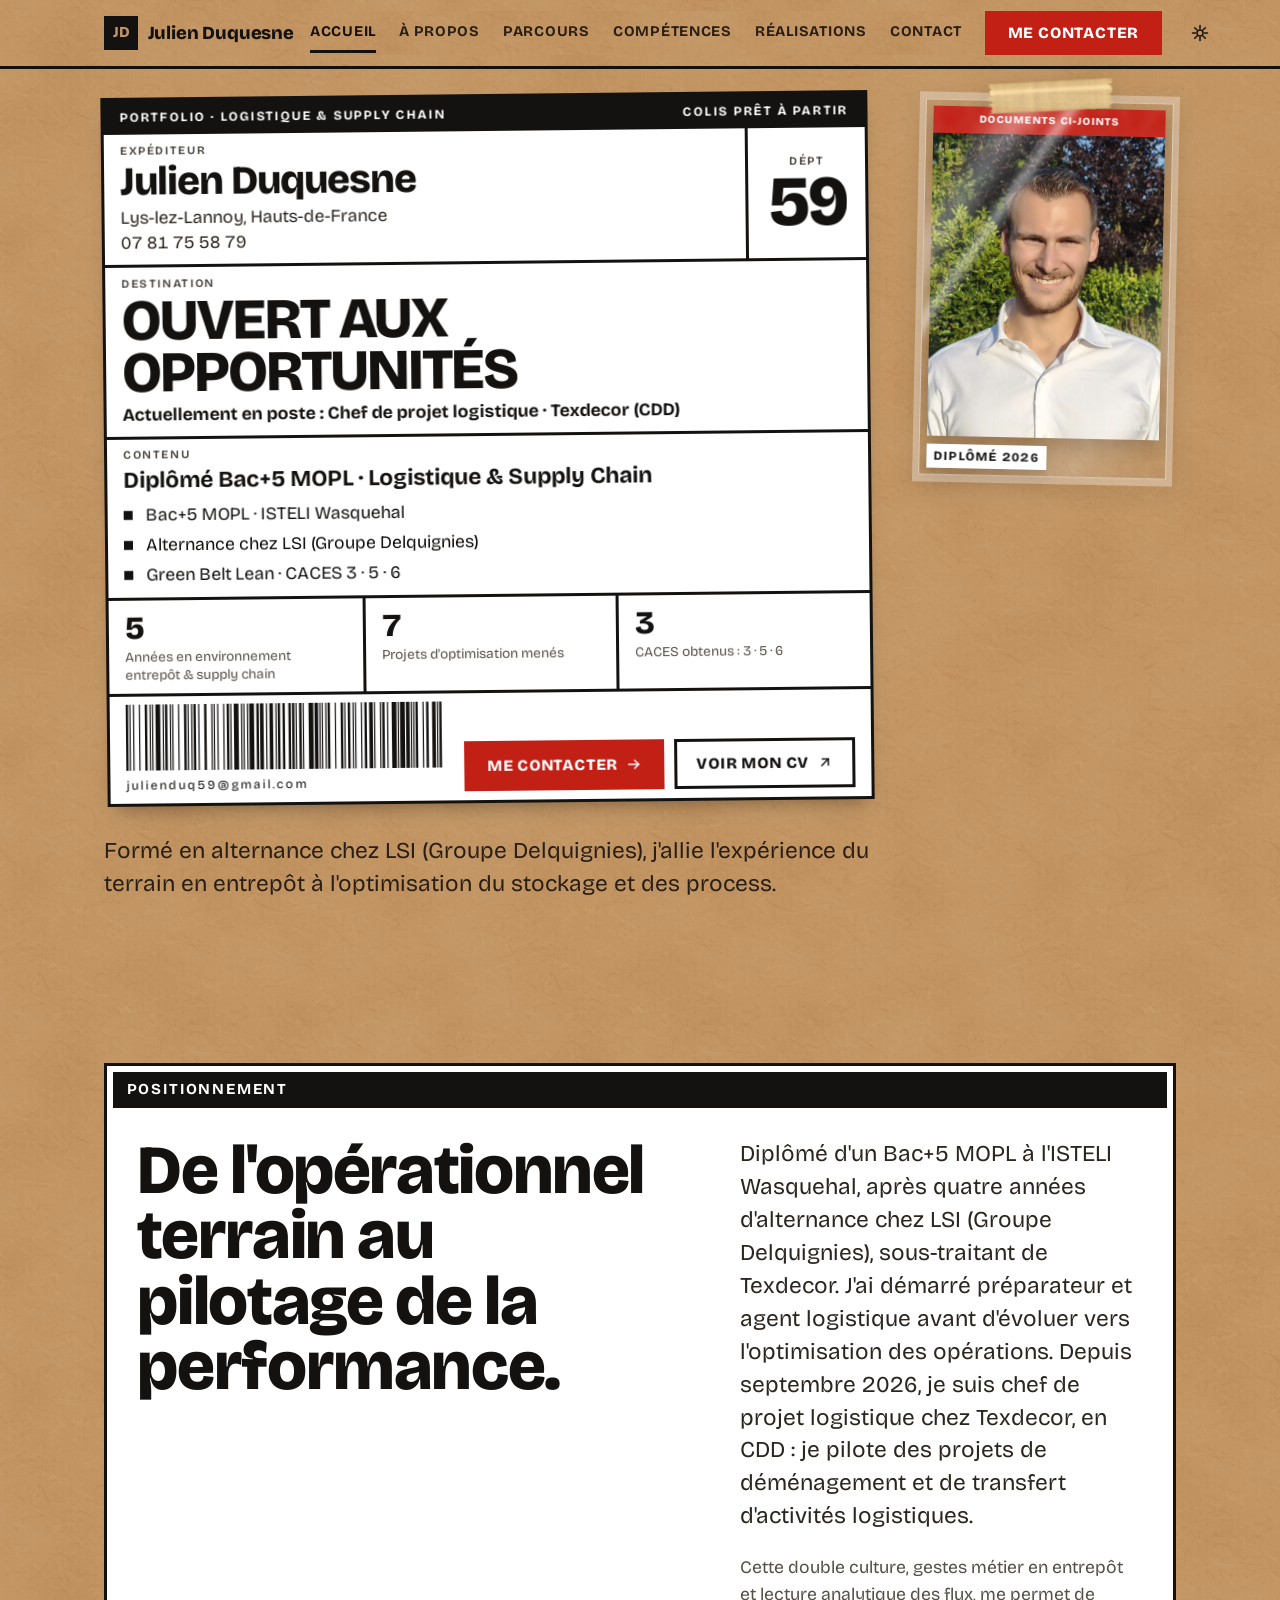
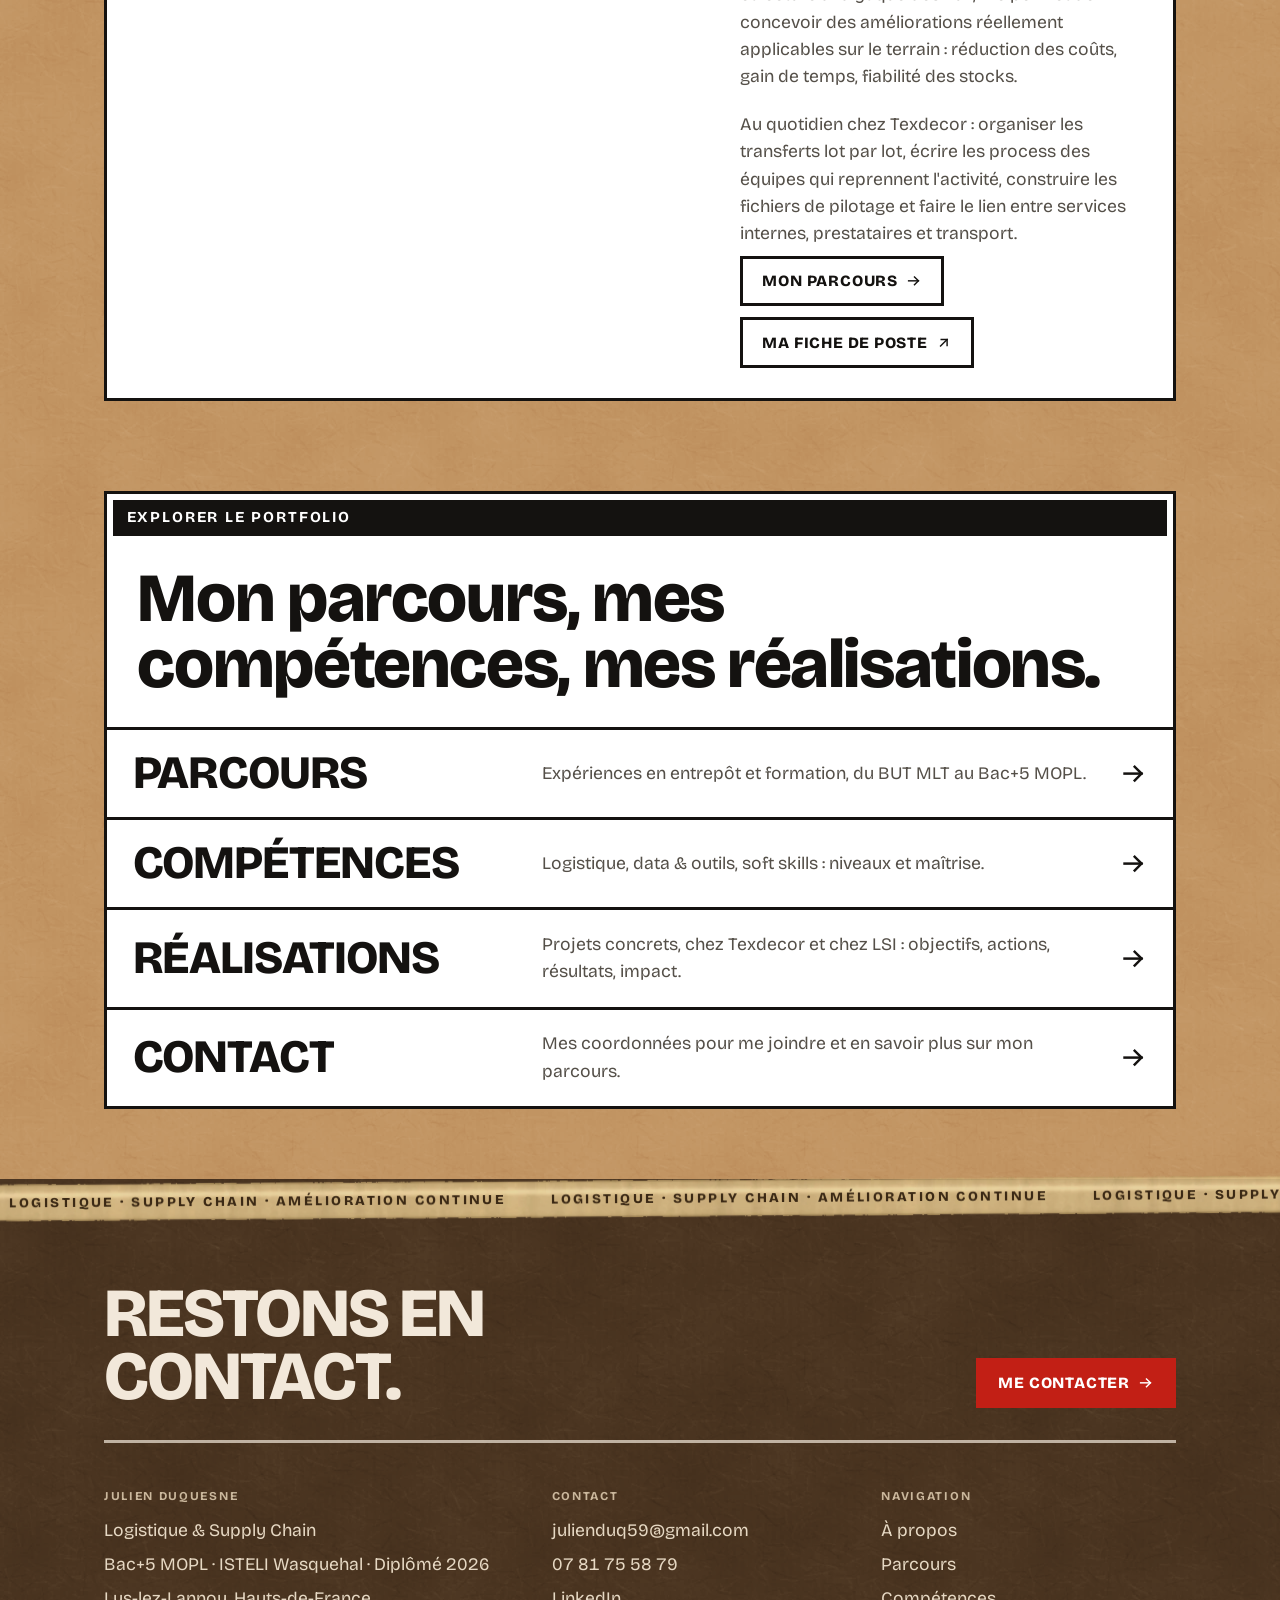
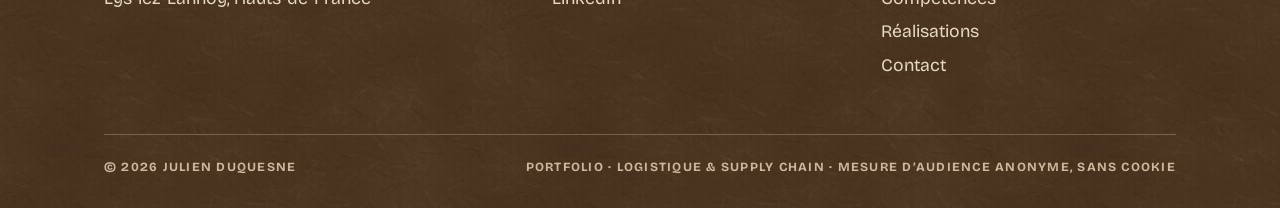
<file: index.html>
<!DOCTYPE html>
<html lang="fr">
<head>
<meta charset="UTF-8" />
<meta name="viewport" content="width=device-width, initial-scale=1.0" />
<title>Julien Duquesne · Logistique & Supply Chain · Bac+5 MOPL</title>
<meta name="description" content="Portfolio de Julien Duquesne, chef de projet logistique chez Texdecor (CDD), diplômé Bac+5 MOPL. Optimisation des flux, des processus et de la performance logistique." />
<link rel="preload" href="assets/fonts/bricolage-grotesque-latin.woff2" as="font" type="font/woff2" crossorigin />
<link rel="icon" type="image/svg+xml" href="assets/favicon.svg" />
<link rel="apple-touch-icon" href="assets/apple-touch-icon.png" />
<meta property="og:type" content="website" />
<meta property="og:locale" content="fr_FR" />
<meta property="og:site_name" content="Julien Duquesne" />
<meta property="og:url" content="https://julienduq59.github.io/PortfolioDuquesneJulien/" />
<meta property="og:title" content="Julien Duquesne · Logistique & Supply Chain · Bac+5 MOPL" />
<meta property="og:description" content="Portfolio de Julien Duquesne, chef de projet logistique chez Texdecor (CDD), diplômé Bac+5 MOPL. Optimisation du stockage, des process et de la performance logistique." />
<meta property="og:image" content="https://julienduq59.github.io/PortfolioDuquesneJulien/assets/og-banner.jpg" />
<meta name="twitter:card" content="summary_large_image" />
<link rel="stylesheet" href="assets/styles.css?v=20261106" />
</head>
<body>


<header data-nav data-page="index"></header>

<!-- ===================== HERO : L'ÉTIQUETTE ===================== -->
<main data-screen-label="Accueil">
<section class="ship">
  <div class="container pad-top-nav">
    <div class="ship__stage">
      <div class="ship-label">
        <div class="ship-label__top"><span>Portfolio · Logistique &amp; Supply Chain</span><span>Colis prêt à partir</span></div>
        <div class="zone-row">
          <div class="zone">
            <p class="kicker kicker--plain">Expéditeur</p>
            <h1>Julien Duquesne</h1>
            <p class="from">Lys-lez-Lannoy, <span style="white-space:nowrap">Hauts-de-France</span><br><a href="tel:+33781755879">07 81 75 58 79</a></p>
          </div>
          <div class="zone route"><div><p class="kicker kicker--plain">Dépt</p><b>59</b></div></div>
        </div>
        <div class="zone">
          <p class="kicker kicker--plain">Destination</p>
          <p class="dest-big">Ouvert aux opportunités</p>
          <p class="dest-note">Actuellement en poste : Chef de projet logistique · Texdecor&nbsp;(CDD)</p>
        </div>
        <div class="zone">
          <p class="kicker kicker--plain">Contenu</p>
          <p class="ship-sub">Diplômé Bac+5 MOPL · Logistique &amp; Supply Chain</p>
          <ul class="contents">
            <li>Bac+5 MOPL · ISTELI Wasquehal</li>
            <li>Alternance chez LSI (Groupe Delquignies)</li>
            <li>Green Belt Lean · CACES 3 · 5 · 6</li>
          </ul>
        </div>
        <div class="zone-row zone-row--3">
          <div class="zone field"><b>5</b><span>Années en environnement entrepôt &amp; supply chain</span></div>
          <div class="zone field"><b>7</b><span>Projets d'optimisation menés</span></div>
          <div class="zone field"><b>3</b><span>CACES obtenus&nbsp;:&nbsp;3&nbsp;·&nbsp;5&nbsp;·&nbsp;6</span></div>
        </div>
        <div class="zone code">
          <div><svg class="barcode" viewBox="0 0 79.8 18" preserveAspectRatio="none" role="img" aria-label="Code-barres Code 128 de l'adresse julienduq59@gmail.com"><path fill="currentColor" d="M0.00 0h0.60v18h-0.60zM0.90 0h0.30v18h-0.30zM1.80 0h0.30v18h-0.30zM3.30 0h0.30v18h-0.30zM4.80 0h0.60v18h-0.60zM6.00 0h0.30v18h-0.30zM6.60 0h0.30v18h-0.30zM7.50 0h1.20v18h-1.20zM9.30 0h0.30v18h-0.30zM9.90 0h0.60v18h-0.60zM11.10 0h0.30v18h-0.30zM11.70 0h0.30v18h-0.30zM13.20 0h0.30v18h-0.30zM14.70 0h0.60v18h-0.60zM15.60 0h0.30v18h-0.30zM16.50 0h0.30v18h-0.30zM17.10 0h0.60v18h-0.60zM18.30 0h0.30v18h-0.30zM19.80 0h0.60v18h-0.60zM21.60 0h0.30v18h-0.30zM22.20 0h0.30v18h-0.30zM23.10 0h0.30v18h-0.30zM24.60 0h0.30v18h-0.30zM25.50 0h0.60v18h-0.60zM26.40 0h0.30v18h-0.30zM27.30 0h1.20v18h-1.20zM29.10 0h0.30v18h-0.30zM29.70 0h0.30v18h-0.30zM30.60 0h0.30v18h-0.30zM31.20 0h1.20v18h-1.20zM33.00 0h0.60v18h-0.60zM33.90 0h0.90v18h-0.90zM35.40 0h0.30v18h-0.30zM36.30 0h0.90v18h-0.90zM37.80 0h0.30v18h-0.30zM38.40 0h0.60v18h-0.60zM39.60 0h0.60v18h-0.60zM41.10 0h0.60v18h-0.60zM42.00 0h0.60v18h-0.60zM42.90 0h0.30v18h-0.30zM43.80 0h0.60v18h-0.60zM44.70 0h0.30v18h-0.30zM46.20 0h1.20v18h-1.20zM47.70 0h0.90v18h-0.90zM48.90 0h0.30v18h-0.30zM49.50 0h0.30v18h-0.30zM50.40 0h0.30v18h-0.30zM51.00 0h0.60v18h-0.60zM52.80 0h0.30v18h-0.30zM54.30 0h0.60v18h-0.60zM55.20 0h0.30v18h-0.30zM56.10 0h0.60v18h-0.60zM57.30 0h0.30v18h-0.30zM57.90 0h0.30v18h-0.30zM59.40 0h0.30v18h-0.30zM60.30 0h0.60v18h-0.60zM61.50 0h0.90v18h-0.90zM62.70 0h0.30v18h-0.30zM64.20 0h0.30v18h-0.30zM64.80 0h0.60v18h-0.60zM66.00 0h0.30v18h-0.30zM67.20 0h1.20v18h-1.20zM68.70 0h0.30v18h-0.30zM69.30 0h1.20v18h-1.20zM70.80 0h0.90v18h-0.90zM72.00 0h0.30v18h-0.30zM72.60 0h0.30v18h-0.30zM73.20 0h0.60v18h-0.60zM75.00 0h0.30v18h-0.30zM75.90 0h0.60v18h-0.60zM77.40 0h0.90v18h-0.90zM78.60 0h0.30v18h-0.30zM79.20 0h0.60v18h-0.60z"/></svg><small><a href="mailto:julienduq59@gmail.com">julienduq59@gmail.com</a></small></div>
          <div class="code__actions">
            <a class="btn btn--primary" href="contact.html">Me contacter <span class="arrow">→</span></a>
            <a class="btn btn--ghost" href="assets/cv-julien-duquesne.pdf" target="_blank" rel="noopener" download="CV-Julien-Duquesne.pdf">Voir mon CV <span class="arrow">↗</span></a>
          </div>
        </div>
      </div>

      <figure class="pouch">
        <span class="pouch__tape" aria-hidden="true"></span>
        <img src="assets/photo-julien.webp" alt="Portrait de Julien Duquesne" width="825" height="1100" fetchpriority="high">
        <figcaption>Diplômé 2026</figcaption>
      </figure>
    </div>

    <p class="ship__lede">
      Formé en alternance chez LSI (Groupe Delquignies), j'allie l'expérience du terrain
      en entrepôt à l'optimisation du stockage et des process.
    </p>
  </div>
</section>

<!-- ===================== POSITIONNEMENT ===================== -->
<section class="section">
  <div class="container">
    <div class="sheet">
    <p class="kicker">Positionnement</p>
    <div class="sheet__body grid-2 grid-2--asym" style="align-items:start;">
      <div>
        <h2 class="h2" style="max-width:16ch;">De l'opérationnel terrain au pilotage de la performance.</h2>
      </div>
      <div class="stack">
        <p class="lede">
          Diplômé d'un Bac+5 MOPL à l'ISTELI Wasquehal, après quatre années d'alternance chez LSI
          (Groupe Delquignies), sous-traitant de Texdecor. J'ai démarré préparateur et agent logistique
          avant d'évoluer vers l'optimisation des opérations. Depuis septembre 2026, je suis chef de
          projet logistique chez Texdecor, en CDD : je pilote des projets de déménagement et de
          transfert d'activités logistiques.
        </p>
        <p class="muted">
          Cette double culture, gestes métier en entrepôt et lecture analytique des flux, me permet
          de concevoir des améliorations réellement applicables sur le terrain : réduction des coûts,
          gain de temps, fiabilité des stocks.
        </p>
        <p class="muted">
          Au quotidien chez Texdecor : organiser les transferts lot par lot, écrire les process des
          équipes qui reprennent l'activité, construire les fichiers de pilotage et faire le lien
          entre services internes, prestataires et transport.
        </p>
        <div class="eyebrow-row" style="margin-top:0.5rem;gap:0.7rem;">
          <a class="btn btn--ghost" href="a-propos.html">Mon parcours <span class="arrow">→</span></a>
          <a class="btn btn--ghost" href="assets/fiche-de-poste-chef-de-projet-logistique.pdf" target="_blank" rel="noopener">Ma fiche de poste <span class="arrow">↗</span></a>
        </div>
      </div>
    </div>
    </div>
  </div>
</section>

<!-- ===================== DESTINATIONS ===================== -->
<section class="section" style="padding-top:0;">
  <div class="container">
    <div class="sheet">
    <p class="kicker">Explorer le portfolio</p>
    <div class="sheet__body">
      <h2 class="h2">Mon parcours, mes compétences, mes réalisations.</h2>
    </div>
    <nav class="dest-list" aria-label="Pages du portfolio">
      <a class="dest-row" href="parcours.html">
        <h3>Parcours</h3>
        <p>Expériences en entrepôt et formation, du BUT MLT au Bac+5 MOPL.</p>
        <span class="arrow">→</span>
      </a>
      <a class="dest-row" href="competences.html">
        <h3>Compétences</h3>
        <p>Logistique, data &amp; outils, soft skills : niveaux et maîtrise.</p>
        <span class="arrow">→</span>
      </a>
      <a class="dest-row" href="realisations.html">
        <h3>Réalisations</h3>
        <p>Projets concrets, chez Texdecor et chez LSI : objectifs, actions, résultats, impact.</p>
        <span class="arrow">→</span>
      </a>
      <a class="dest-row" href="contact.html">
        <h3>Contact</h3>
        <p>Mes coordonnées pour me joindre et en savoir plus sur mon parcours.</p>
        <span class="arrow">→</span>
      </a>
    </nav>
    </div>
  </div>
</section>
</main>

<footer data-footer></footer>

<script src="assets/site.js?v=20261106"></script>
</body>
</html>
</file>
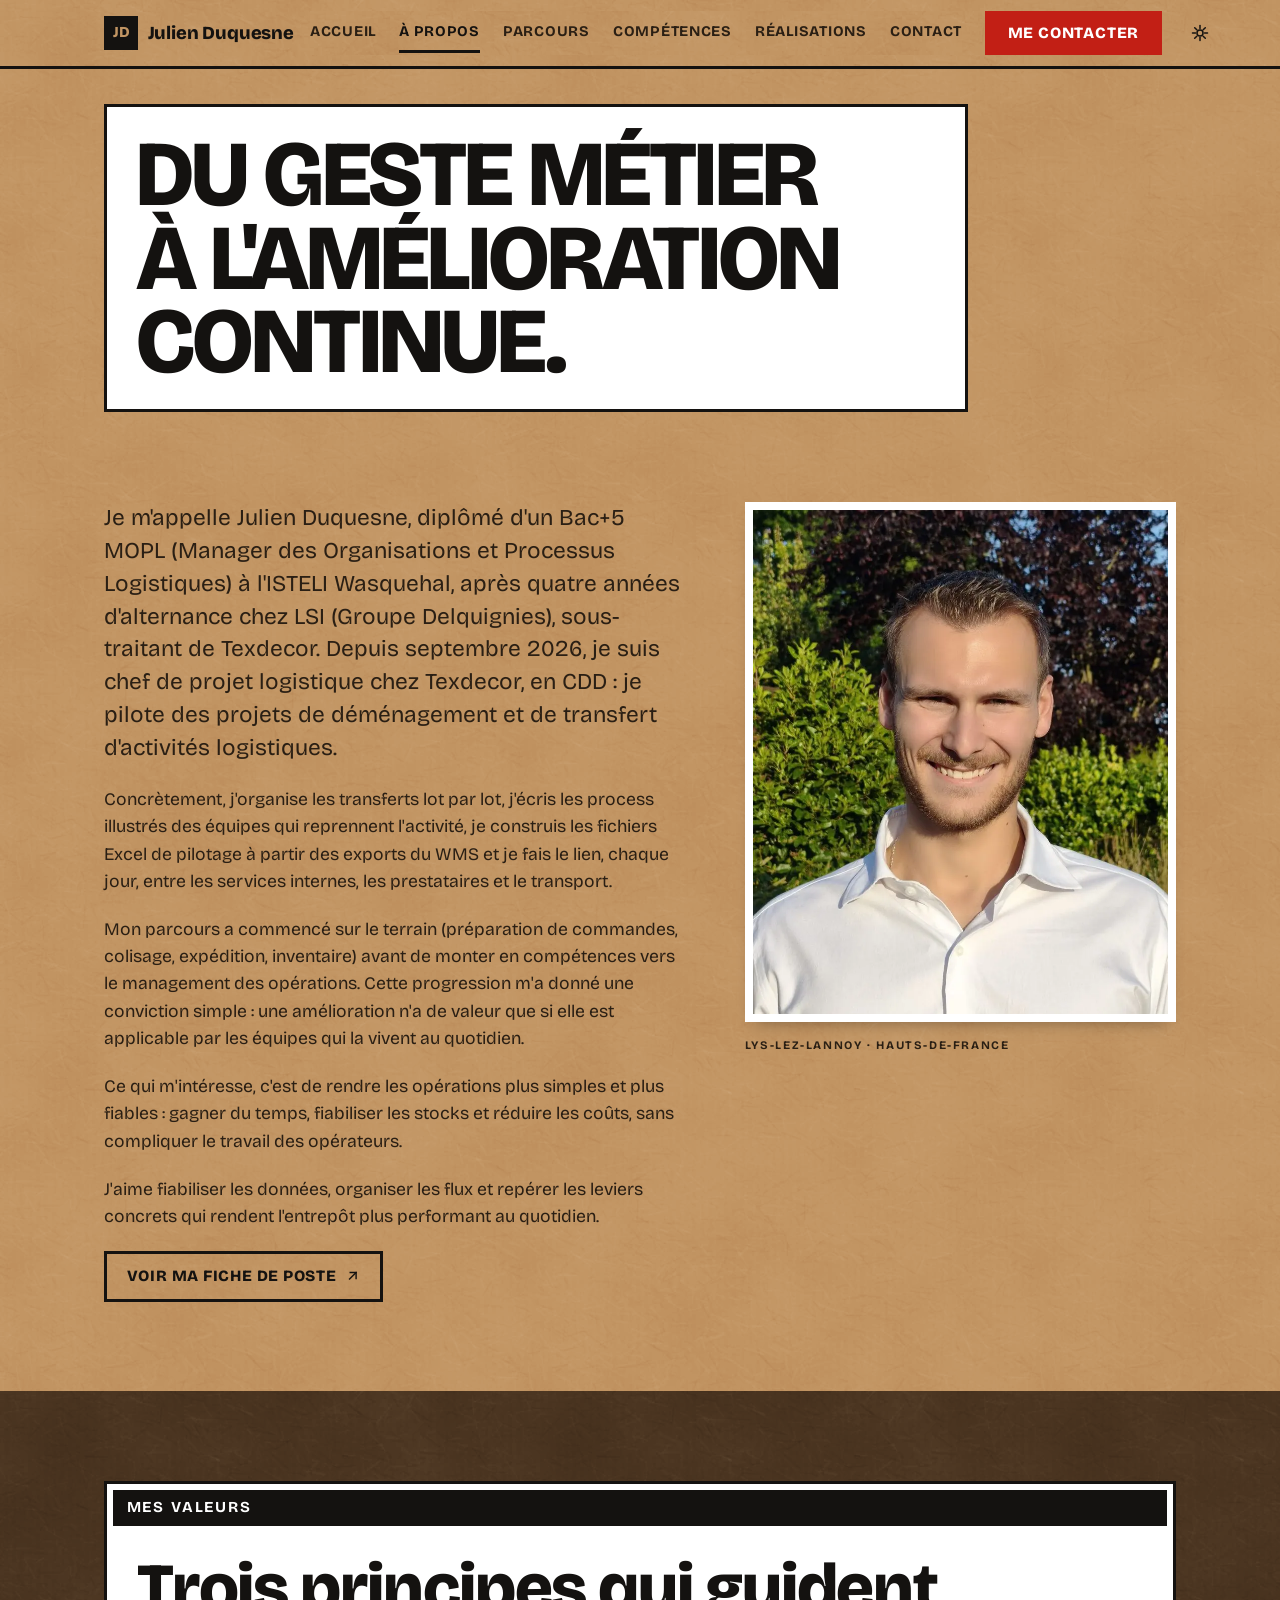
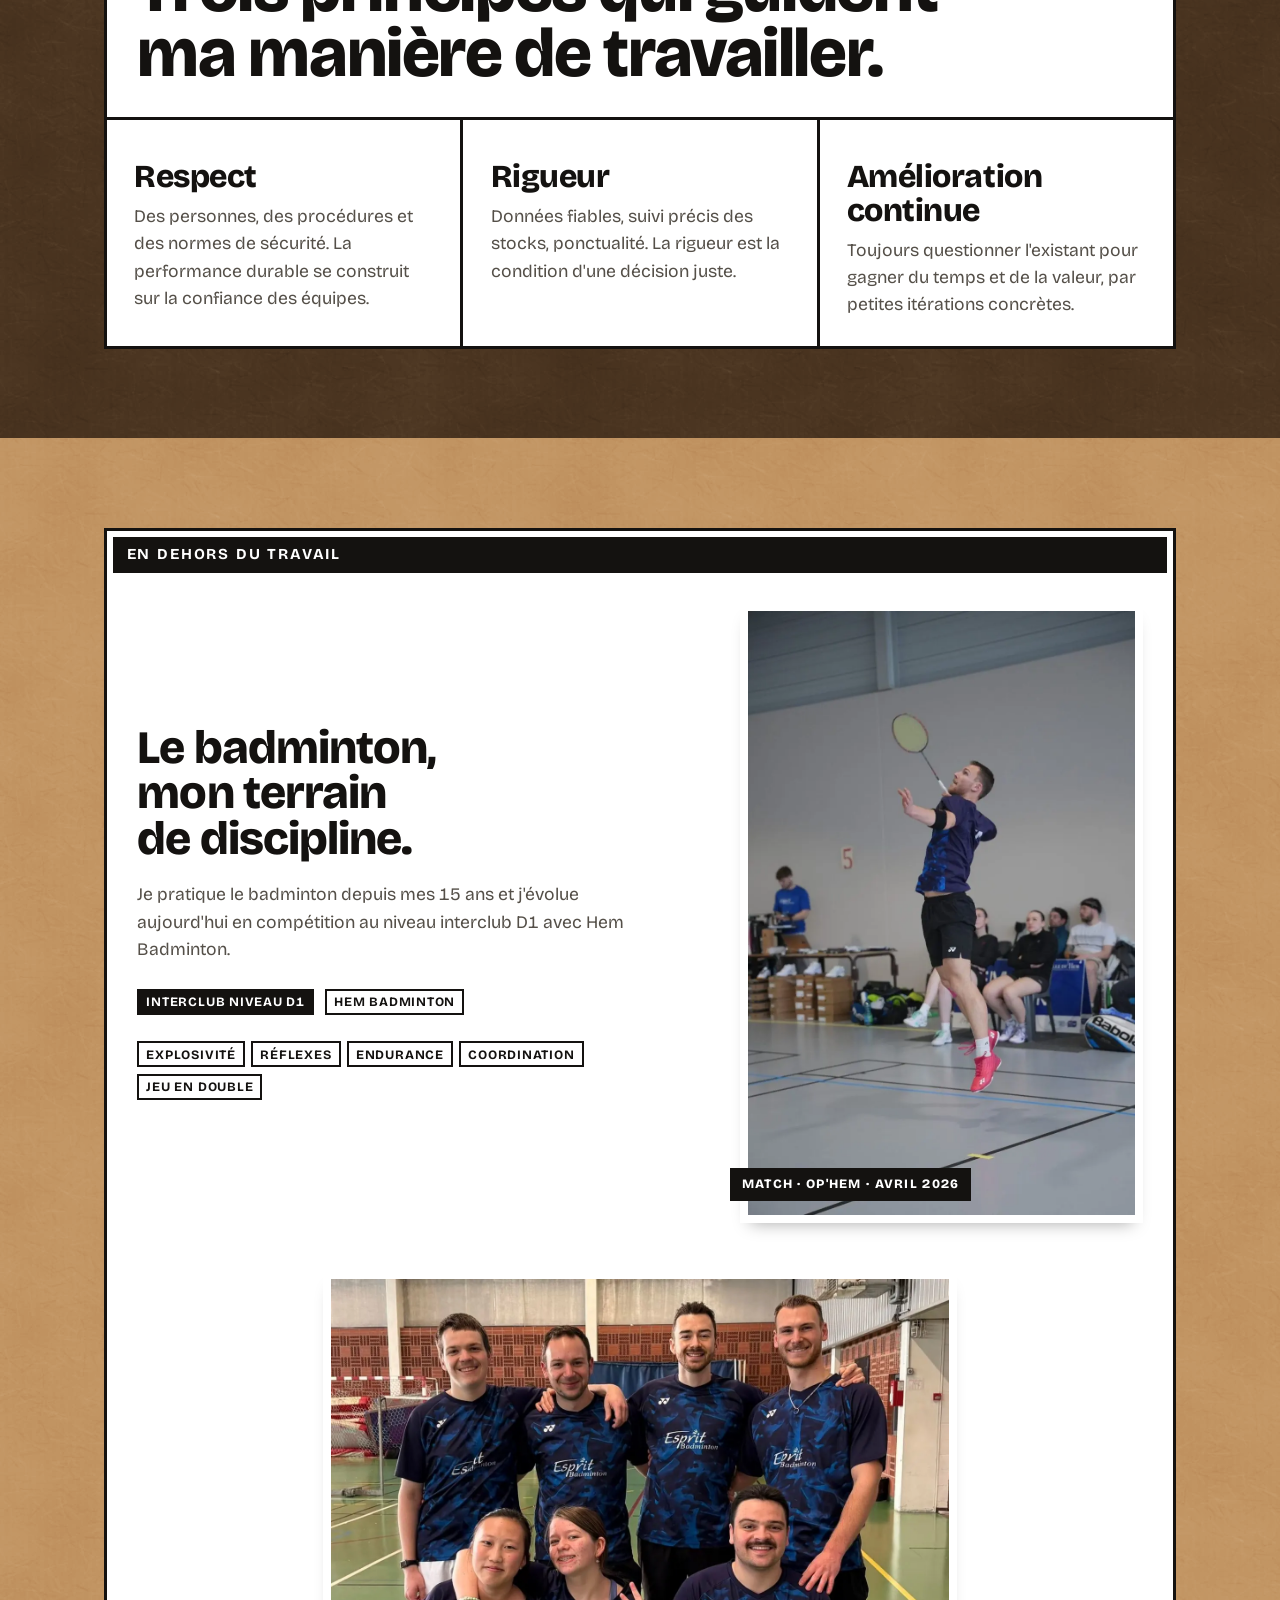
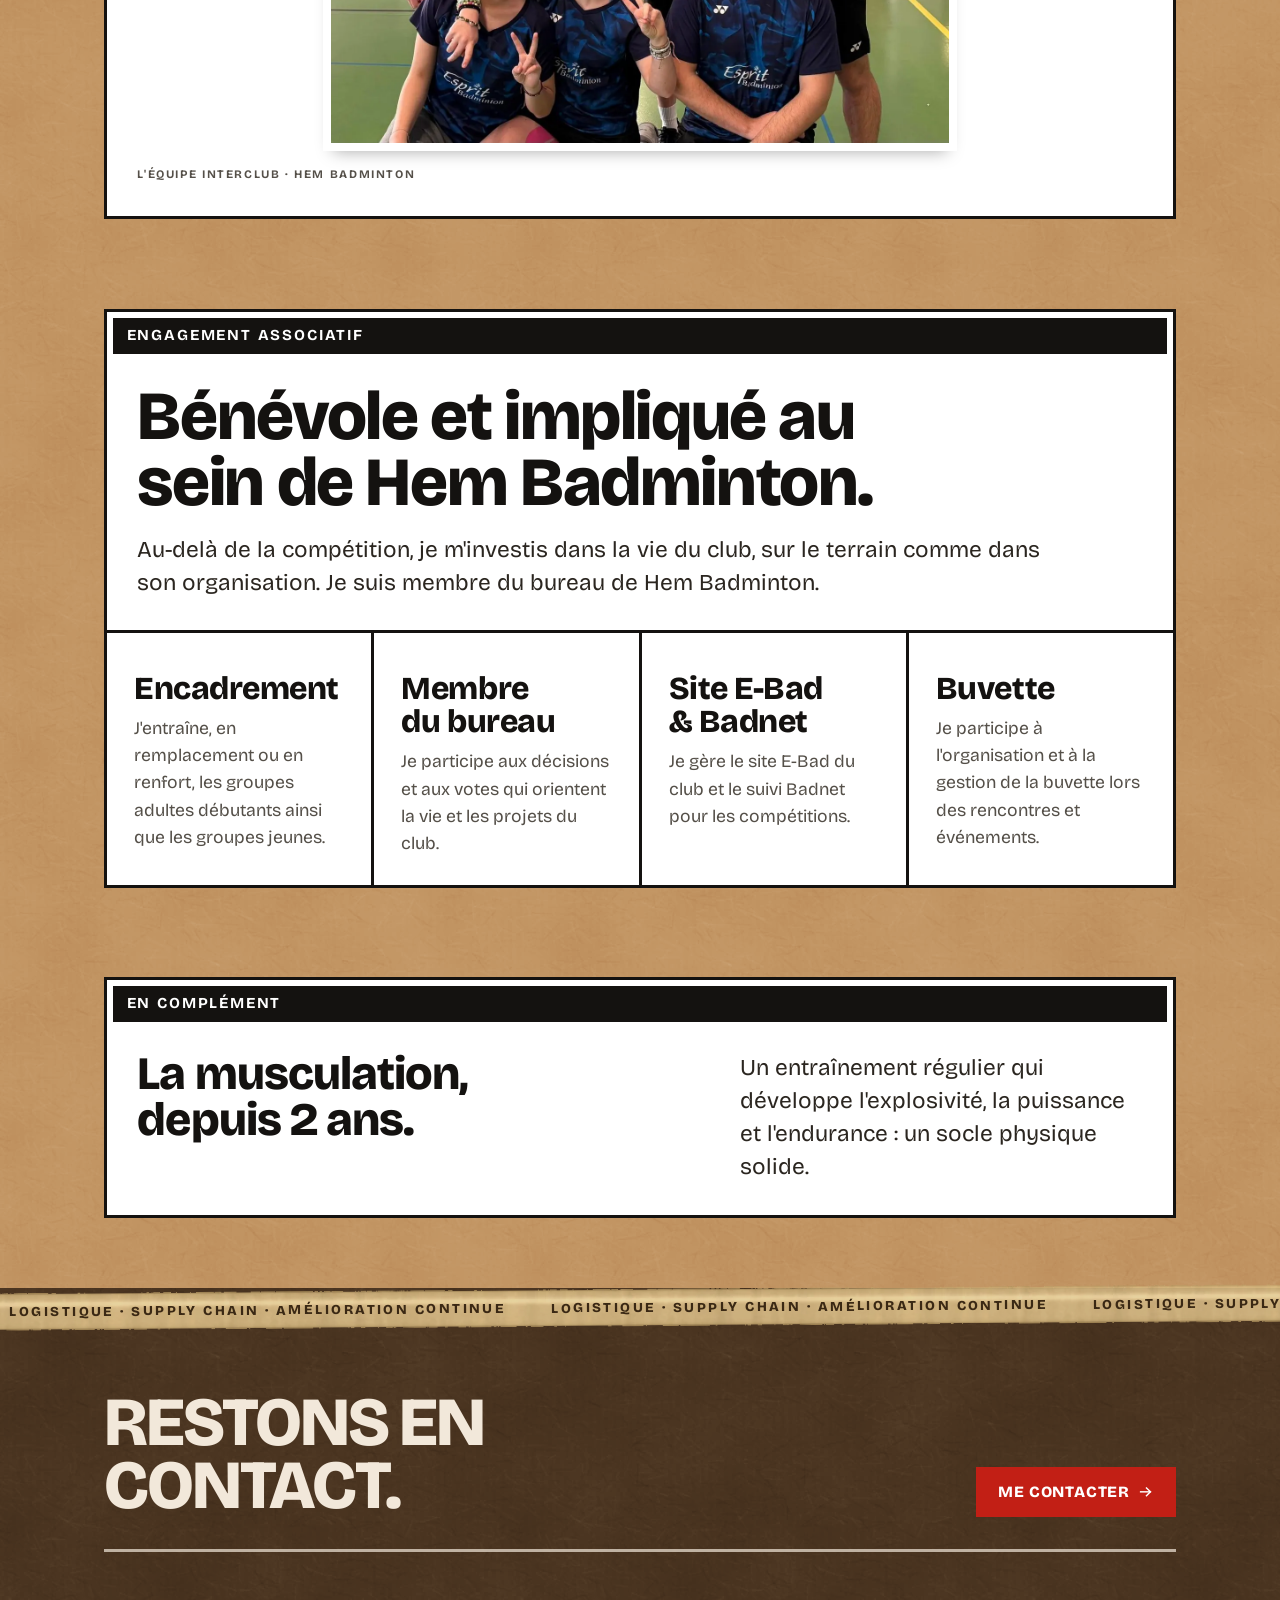
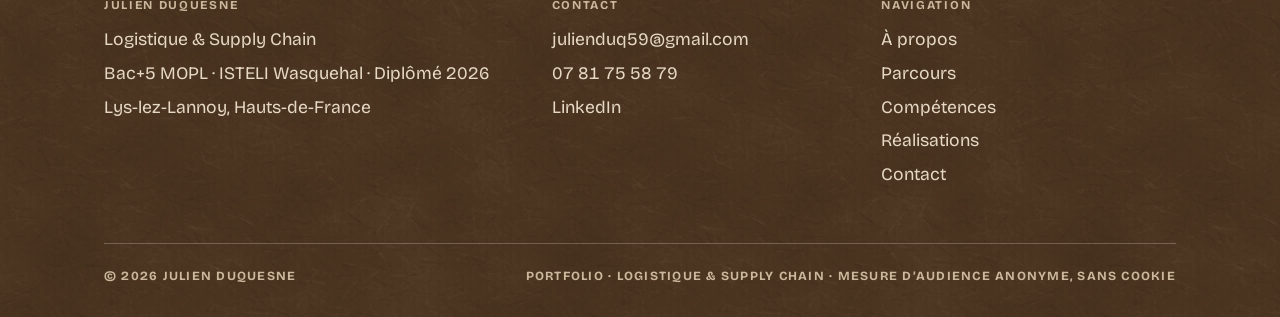
<file: a-propos.html>
<!DOCTYPE html>
<html lang="fr">
<head>
<meta charset="UTF-8" />
<meta name="viewport" content="width=device-width, initial-scale=1.0" />
<title>À propos · Julien Duquesne</title>
<meta name="description" content="Parcours, valeurs et état d'esprit de Julien Duquesne, chef de projet logistique." />
<link rel="preload" href="assets/fonts/bricolage-grotesque-latin.woff2" as="font" type="font/woff2" crossorigin />
<link rel="icon" type="image/svg+xml" href="assets/favicon.svg" />
<link rel="apple-touch-icon" href="assets/apple-touch-icon.png" />
<meta property="og:type" content="website" />
<meta property="og:locale" content="fr_FR" />
<meta property="og:site_name" content="Julien Duquesne" />
<meta property="og:url" content="https://julienduq59.github.io/PortfolioDuquesneJulien/a-propos.html" />
<meta property="og:title" content="À propos · Julien Duquesne" />
<meta property="og:description" content="Parcours, valeurs et état d'esprit de Julien Duquesne, chef de projet logistique." />
<meta property="og:image" content="https://julienduq59.github.io/PortfolioDuquesneJulien/assets/og-banner.jpg" />
<meta name="twitter:card" content="summary_large_image" />
<link rel="stylesheet" href="assets/styles.css?v=20261106" />
</head>
<body>

<header data-nav data-page="a-propos"></header>

<main data-screen-label="À propos">

<!-- Page header -->
<section class="section pad-top-nav" style="position:relative;overflow:hidden;padding-bottom:clamp(2rem,4vw,3rem);">
  <div class="container" style="position:relative;z-index:2;">
    <div class="page-label">
      <h1 class="display">Du geste métier à l'amélioration continue.</h1>
    </div>
  </div>
</section>

<!-- Narrative + photo -->
<section class="section" style="padding-top:0;">
  <div class="container">
    <div class="grid-2 grid-2--asym" style="align-items:start;">
      <div class="stack">
        <p class="lede">
          Je m'appelle Julien Duquesne, diplômé d'un Bac+5 MOPL (Manager des Organisations et
          Processus Logistiques) à l'ISTELI Wasquehal, après quatre années d'alternance chez LSI
          (Groupe Delquignies), sous-traitant de Texdecor. Depuis septembre 2026, je suis chef de
          projet logistique chez Texdecor, en CDD : je pilote des projets de déménagement et de
          transfert d'activités logistiques.
        </p>
        <p class="muted">
          Concrètement, j'organise les transferts lot par lot, j'écris les process illustrés des
          équipes qui reprennent l'activité, je construis les fichiers Excel de pilotage à partir des
          exports du WMS et je fais le lien, chaque jour, entre les services internes, les
          prestataires et le transport.
        </p>
        <p class="muted">
          Mon parcours a commencé sur le terrain (préparation de commandes, colisage, expédition,
          inventaire) avant de monter en compétences vers le management des opérations. Cette
          progression m'a donné une conviction simple : une amélioration n'a de valeur que si elle
          est applicable par les équipes qui la vivent au quotidien.
        </p>
        <p class="muted">
          Ce qui m'intéresse, c'est de rendre les opérations plus simples et plus fiables : gagner
          du temps, fiabiliser les stocks et réduire les coûts, sans compliquer le travail des opérateurs.
        </p>
        <p class="muted">
          J'aime fiabiliser les données, organiser les flux et repérer les leviers concrets
          qui rendent l'entrepôt plus performant au quotidien.
        </p>
        <a class="btn btn--ghost" href="assets/fiche-de-poste-chef-de-projet-logistique.pdf" target="_blank" rel="noopener">Voir ma fiche de poste <span class="arrow">↗</span></a>
      </div>
      <div style="position:relative;">
        <img src="assets/photo-julien.webp" alt="Portrait de Julien Duquesne" width="825" height="1100" loading="lazy" decoding="async"
          style="width:100%;height:clamp(380px,42vw,520px);object-fit:cover;object-position:center 20%;">
        <p class="kicker kicker--plain" style="margin-top:1rem;color:var(--muted);">Lys-lez-Lannoy · Hauts-de-France</p>
      </div>
    </div>
  </div>
</section>

<!-- Valeurs -->
<section class="section section--dark">
  <div class="container">
    <div class="sheet">
      <p class="kicker">Mes valeurs</p>
      <div class="sheet__body">
        <h2 class="h2">Trois principes qui guident ma manière de travailler.</h2>
      </div>
      <div class="sheet__cells card-grid card-grid--3">
      <div class="card">
        <h3 class="h4" style="margin-top:0.8rem;">Respect</h3>
        <p class="muted" style="margin-top:0.6rem;">Des personnes, des procédures et des normes de sécurité. La performance durable se construit sur la confiance des équipes.</p>
      </div>
      <div class="card">
        <h3 class="h4" style="margin-top:0.8rem;">Rigueur</h3>
        <p class="muted" style="margin-top:0.6rem;">Données fiables, suivi précis des stocks, ponctualité. La rigueur est la condition d'une décision juste.</p>
      </div>
      <div class="card">
        <h3 class="h4" style="margin-top:0.8rem;">Amélioration continue</h3>
        <p class="muted" style="margin-top:0.6rem;">Toujours questionner l'existant pour gagner du temps et de la valeur, par petites itérations concrètes.</p>
      </div>
      </div>
    </div>
  </div>
</section>

<!-- 1. Badminton -->
<section class="section">
  <div class="container">
    <div class="sheet">
    <p class="kicker">En dehors du travail</p>
    <div class="sheet__body">
    <div class="grid-2 grid-2--asym" style="align-items:center;">
      <div>
        <h2 class="h3" style="max-width:14ch;">Le badminton, mon terrain de discipline.</h2>
        <p class="muted" style="margin-top:1.2rem;max-width:46ch;">Je pratique le badminton depuis mes 15 ans et j'évolue aujourd'hui en compétition au niveau interclub D1 avec Hem Badminton.</p>
        <div class="eyebrow-row" style="margin-top:1.6rem;gap:0.7rem;">
          <span class="chip chip--accent">Interclub Niveau D1</span>
          <span class="chip">Hem Badminton</span>
        </div>
        <div class="tl-tags" style="margin-top:1.6rem;">
          <span class="chip">Explosivité</span>
          <span class="chip">Réflexes</span>
          <span class="chip">Endurance</span>
          <span class="chip">Coordination</span>
          <span class="chip">Jeu en double</span>
        </div>
      </div>
      <figure style="margin:0;position:relative;">
        <img src="assets/badminton-action.webp" width="933" height="1400" alt="Julien Duquesne en plein smash lors d'un match interclub"
          loading="lazy" decoding="async"
          style="width:100%;height:clamp(440px,52vw,620px);object-fit:cover;object-position:center 22%;border-radius:var(--radius-lg);" />
        <figcaption class="photo-tag">MATCH · OP'HEM · AVRIL 2026</figcaption>
      </figure>
    </div>

    <figure style="margin:clamp(2rem,4vw,3rem) 0 0;">
      <img src="assets/badminton-team.webp" width="1400" height="1050" alt="L'équipe interclub Hem Badminton de Julien Duquesne"
        loading="lazy" decoding="async"
        style="width: auto; max-width: 100%; height: clamp(280px,40vw,480px); margin-inline: auto;" />
      <figcaption class="kicker kicker--plain" style="margin-top:1rem;">L'ÉQUIPE INTERCLUB · HEM BADMINTON</figcaption>
    </figure>
    </div>
    </div>
  </div>
</section>

<!-- 2. Engagement associatif (bénévole) -->
<section class="section" style="padding-top:0;">
  <div class="container">
    <div class="sheet">
      <p class="kicker">Engagement associatif</p>
      <div class="sheet__body">
        <h2 class="h2" style="max-width:20ch;">Bénévole et impliqué au sein de Hem Badminton.</h2>
        <p class="lede" style="margin-top:1.2rem;max-width:62ch;">Au-delà de la compétition, je m'investis dans la vie du club, sur le terrain comme dans son organisation. Je suis membre du bureau de Hem Badminton.</p>
      </div>
      <div class="sheet__cells grid-4">
      <div class="card">
        <h3 class="h4" style="margin-top:0.7rem;">Encadrement</h3>
        <p class="muted" style="margin-top:0.6rem;">J'entraîne, en remplacement ou en renfort, les groupes adultes débutants ainsi que les groupes jeunes.</p>
      </div>
      <div class="card">
        <h3 class="h4" style="margin-top:0.7rem;">Membre du bureau</h3>
        <p class="muted" style="margin-top:0.6rem;">Je participe aux décisions et aux votes qui orientent la vie et les projets du club.</p>
      </div>
      <div class="card">
        <h3 class="h4" style="margin-top:0.7rem;">Site E-Bad &amp; Badnet</h3>
        <p class="muted" style="margin-top:0.6rem;">Je gère le site E-Bad du club et le suivi Badnet pour les compétitions.</p>
      </div>
      <div class="card">
        <h3 class="h4" style="margin-top:0.7rem;">Buvette</h3>
        <p class="muted" style="margin-top:0.6rem;">Je participe à l'organisation et à la gestion de la buvette lors des rencontres et événements.</p>
      </div>
      </div>
    </div>
  </div>
</section>

<!-- 3. Musculation -->
<section class="section" style="padding-top:0;">
  <div class="container">
    <div class="sheet">
      <p class="kicker">En complément</p>
      <div class="sheet__body grid-2 grid-2--asym" style="align-items:start;">
        <h2 class="h3" style="max-width:16ch;">La musculation, depuis 2 ans.</h2>
        <p class="lede">Un entraînement régulier qui développe l'explosivité, la puissance et l'endurance : un socle physique solide.</p>
      </div>
    </div>
  </div>
</section>

</main>

<footer data-footer></footer>

<script src="assets/site.js?v=20261106"></script>
</body>
</html>
</file>
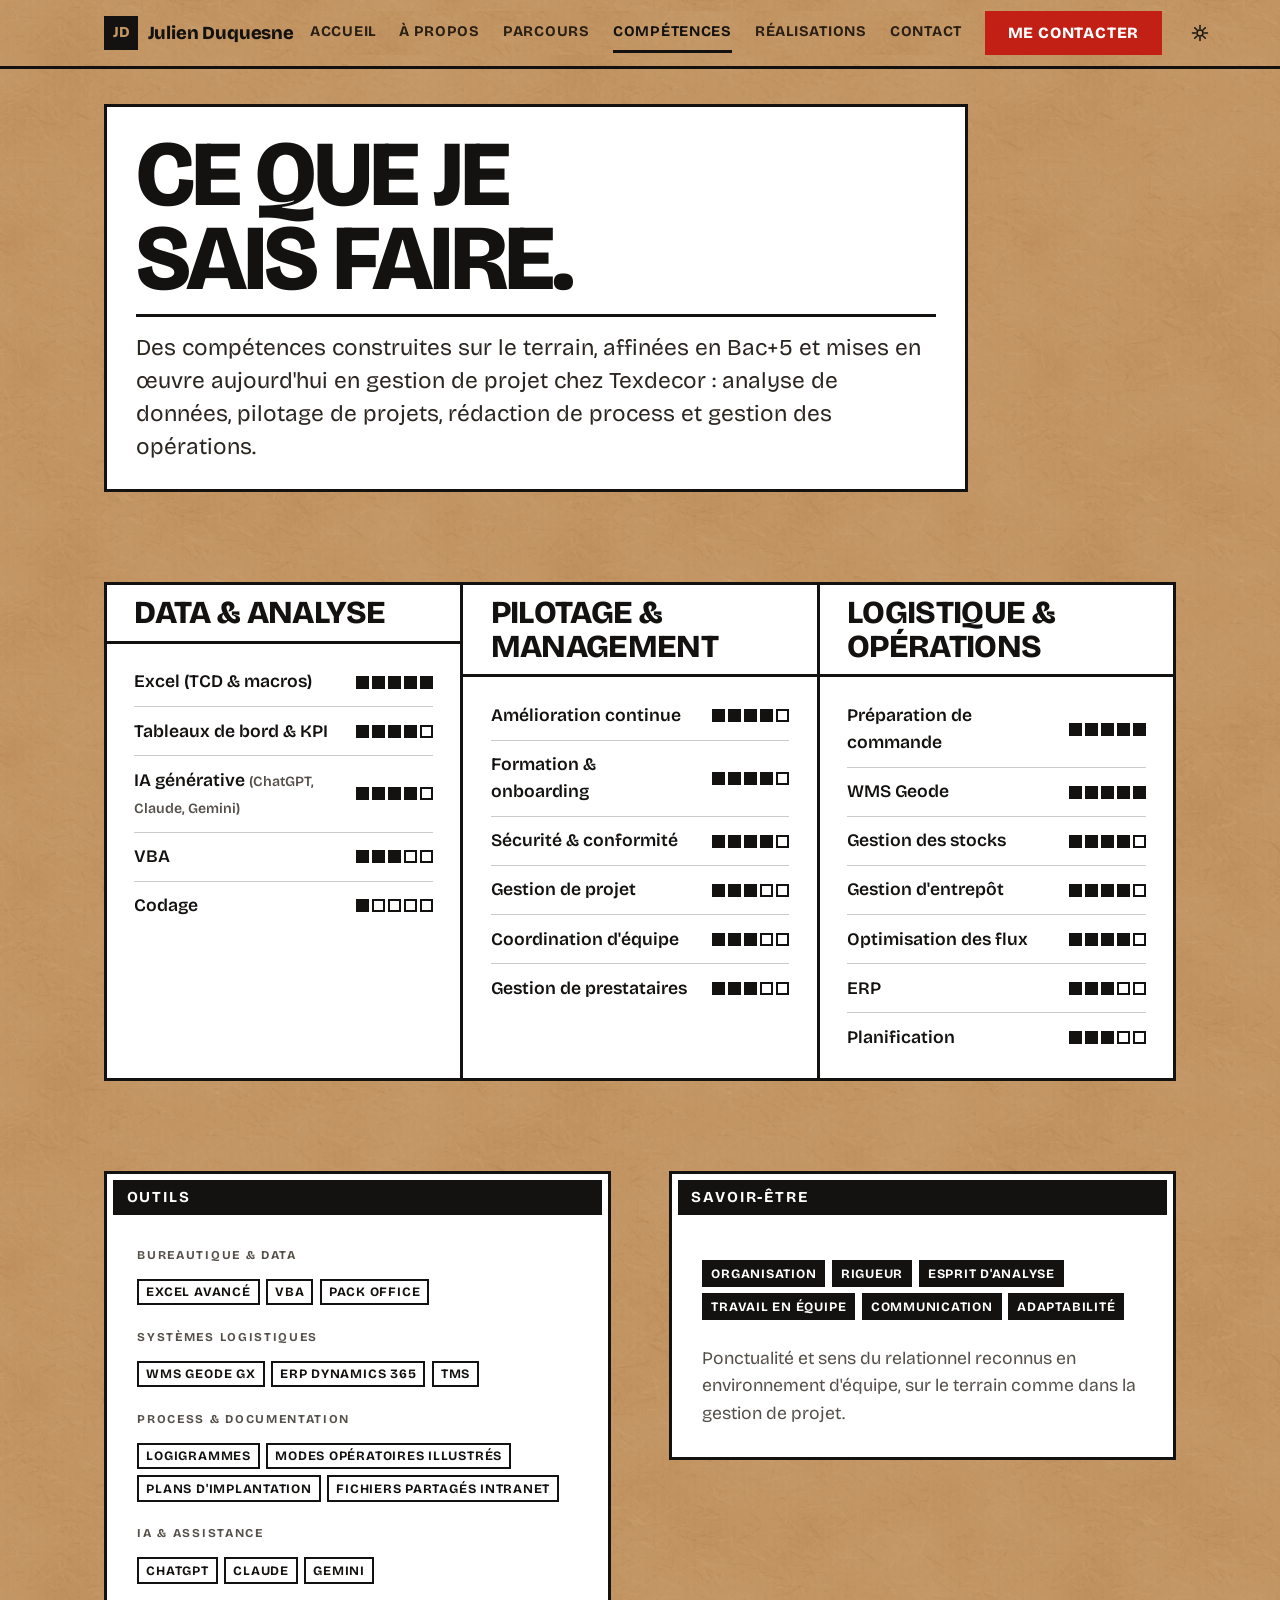
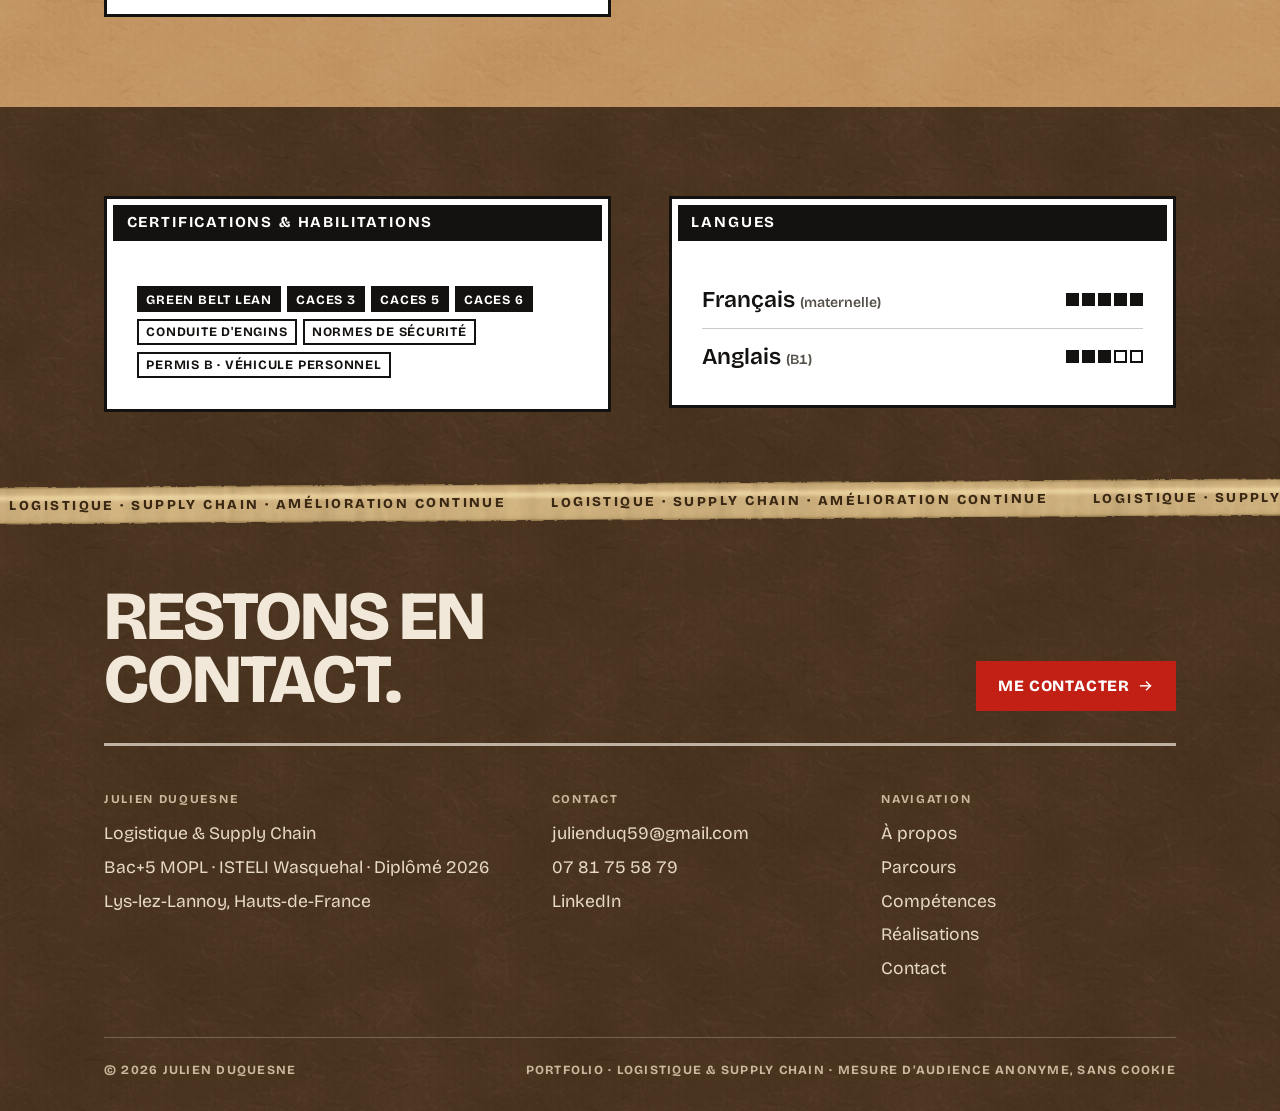
<file: competences.html>
<!DOCTYPE html>
<html lang="fr">
<head>
<meta charset="UTF-8" />
<meta name="viewport" content="width=device-width, initial-scale=1.0" />
<title>Compétences · Julien Duquesne</title>
<meta name="description" content="Compétences logistiques, data & outils et savoir-être de Julien Duquesne." />
<link rel="preload" href="assets/fonts/bricolage-grotesque-latin.woff2" as="font" type="font/woff2" crossorigin />
<link rel="icon" type="image/svg+xml" href="assets/favicon.svg" />
<link rel="apple-touch-icon" href="assets/apple-touch-icon.png" />
<meta property="og:type" content="website" />
<meta property="og:locale" content="fr_FR" />
<meta property="og:site_name" content="Julien Duquesne" />
<meta property="og:url" content="https://julienduq59.github.io/PortfolioDuquesneJulien/competences.html" />
<meta property="og:title" content="Compétences · Julien Duquesne" />
<meta property="og:description" content="Compétences logistiques, data & outils et savoir-être de Julien Duquesne." />
<meta property="og:image" content="https://julienduq59.github.io/PortfolioDuquesneJulien/assets/og-banner.jpg" />
<meta name="twitter:card" content="summary_large_image" />
<link rel="stylesheet" href="assets/styles.css?v=20261106" />
</head>
<body>

<header data-nav data-page="competences"></header>

<main data-screen-label="Compétences">

<!-- Page header -->
<section class="section pad-top-nav" style="position:relative;overflow:hidden;padding-bottom:clamp(2rem,4vw,3rem);">
  <div class="container" style="position:relative;z-index:2;">
    <div class="page-label">
      <h1 class="display">Ce que je sais faire.</h1>
      <p class="lede">
      Des compétences construites sur le terrain, affinées en Bac+5 et mises en œuvre aujourd'hui
      en gestion de projet chez Texdecor : analyse de données, pilotage de projets, rédaction de
      process et gestion des opérations.
    </p>
    </div>
  </div>
</section>

<!-- Domaines -->
<section class="section" style="padding-top:0;">
  <div class="container">
    <div class="skill-cat sheet-grid">

      <div class="card">
        <div class="domain-head"><h2 class="h4">Data &amp; analyse</h2></div>
        <div class="skill-line"><span class="skill-line__name">Excel (TCD &amp; macros)</span><span class="lvl"><i class="on"></i><i class="on"></i><i class="on"></i><i class="on"></i><i class="on"></i></span></div>
        <div class="skill-line"><span class="skill-line__name">Tableaux de bord &amp; KPI</span><span class="lvl"><i class="on"></i><i class="on"></i><i class="on"></i><i class="on"></i><i></i></span></div>
        <div class="skill-line"><span class="skill-line__name">IA générative <span class="muted" style="font-family:var(--font-mono);font-size:var(--step--1);">(ChatGPT, Claude, Gemini)</span></span><span class="lvl"><i class="on"></i><i class="on"></i><i class="on"></i><i class="on"></i><i></i></span></div>
        <div class="skill-line"><span class="skill-line__name">VBA</span><span class="lvl"><i class="on"></i><i class="on"></i><i class="on"></i><i></i><i></i></span></div>
        <div class="skill-line"><span class="skill-line__name">Codage</span><span class="lvl"><i class="on"></i><i></i><i></i><i></i><i></i></span></div>
      </div>

      <div class="card">
        <div class="domain-head"><h2 class="h4">Pilotage &amp; management</h2></div>
        <div class="skill-line"><span class="skill-line__name">Amélioration continue</span><span class="lvl"><i class="on"></i><i class="on"></i><i class="on"></i><i class="on"></i><i></i></span></div>
        <div class="skill-line"><span class="skill-line__name">Formation &amp; onboarding</span><span class="lvl"><i class="on"></i><i class="on"></i><i class="on"></i><i class="on"></i><i></i></span></div>
        <div class="skill-line"><span class="skill-line__name">Sécurité &amp; conformité</span><span class="lvl"><i class="on"></i><i class="on"></i><i class="on"></i><i class="on"></i><i></i></span></div>
        <div class="skill-line"><span class="skill-line__name">Gestion de projet</span><span class="lvl"><i class="on"></i><i class="on"></i><i class="on"></i><i></i><i></i></span></div>
        <div class="skill-line"><span class="skill-line__name">Coordination d'équipe</span><span class="lvl"><i class="on"></i><i class="on"></i><i class="on"></i><i></i><i></i></span></div>
        <div class="skill-line"><span class="skill-line__name">Gestion de prestataires</span><span class="lvl"><i class="on"></i><i class="on"></i><i class="on"></i><i></i><i></i></span></div>
      </div>

      <div class="card">
        <div class="domain-head"><h2 class="h4">Logistique &amp; opérations</h2></div>
        <div class="skill-line"><span class="skill-line__name">Préparation de commande</span><span class="lvl"><i class="on"></i><i class="on"></i><i class="on"></i><i class="on"></i><i class="on"></i></span></div>
        <div class="skill-line"><span class="skill-line__name">WMS Geode</span><span class="lvl"><i class="on"></i><i class="on"></i><i class="on"></i><i class="on"></i><i class="on"></i></span></div>
        <div class="skill-line"><span class="skill-line__name">Gestion des stocks</span><span class="lvl"><i class="on"></i><i class="on"></i><i class="on"></i><i class="on"></i><i></i></span></div>
        <div class="skill-line"><span class="skill-line__name">Gestion d'entrepôt</span><span class="lvl"><i class="on"></i><i class="on"></i><i class="on"></i><i class="on"></i><i></i></span></div>
        <div class="skill-line"><span class="skill-line__name">Optimisation des flux</span><span class="lvl"><i class="on"></i><i class="on"></i><i class="on"></i><i class="on"></i><i></i></span></div>
        <div class="skill-line"><span class="skill-line__name">ERP</span><span class="lvl"><i class="on"></i><i class="on"></i><i class="on"></i><i></i><i></i></span></div>
        <div class="skill-line"><span class="skill-line__name">Planification</span><span class="lvl"><i class="on"></i><i class="on"></i><i class="on"></i><i></i><i></i></span></div>
      </div>

    </div>
  </div>
</section>

<!-- Outils & savoir-être -->
<section class="section" style="padding-top:0;">
  <div class="container">
    <div class="grid-2" style="align-items:start;">
      <div class="sheet">
        <p class="kicker">Outils</p>
        <div class="sheet__body">
          <div class="tool-group">
            <span>Bureautique &amp; data</span>
            <div class="tl-tags"><span class="chip">Excel avancé</span><span class="chip">VBA</span><span class="chip">Pack Office</span></div>
          </div>
          <div class="tool-group">
            <span>Systèmes logistiques</span>
            <div class="tl-tags"><span class="chip">WMS Geode GX</span><span class="chip">ERP Dynamics 365</span><span class="chip">TMS</span></div>
          </div>
          <div class="tool-group">
            <span>Process &amp; documentation</span>
            <div class="tl-tags"><span class="chip">Logigrammes</span><span class="chip">Modes opératoires illustrés</span><span class="chip">Plans d'implantation</span><span class="chip">Fichiers partagés intranet</span></div>
          </div>
          <div class="tool-group">
            <span>IA &amp; assistance</span>
            <div class="tl-tags"><span class="chip">ChatGPT</span><span class="chip">Claude</span><span class="chip">Gemini</span></div>
          </div>
        </div>
      </div>
      <div class="sheet">
        <p class="kicker">Savoir-être</p>
        <div class="sheet__body">
        <div class="tl-tags">
          <span class="chip chip--accent">Organisation</span>
          <span class="chip chip--accent">Rigueur</span>
          <span class="chip chip--accent">Esprit d'analyse</span>
          <span class="chip chip--accent">Travail en équipe</span>
          <span class="chip chip--accent">Communication</span>
          <span class="chip chip--accent">Adaptabilité</span>
        </div>
        <p class="muted" style="margin-top:1.6rem;max-width:42ch;">
          Ponctualité et sens du relationnel reconnus en environnement d'équipe, sur le terrain
          comme dans la gestion de projet.
        </p>
        </div>
      </div>
    </div>
  </div>
</section>

<!-- Certifications + langues -->
<section class="section section--dark">
  <div class="container">
    <div class="grid-2" style="align-items:start;">
      <div class="sheet">
        <p class="kicker">Certifications &amp; habilitations</p>
        <div class="sheet__body">
        <div class="tl-tags">
          <span class="chip chip--accent">Green Belt Lean</span>
          <span class="chip chip--accent">CACES 3</span>
          <span class="chip chip--accent">CACES 5</span>
          <span class="chip chip--accent">CACES 6</span>
          <span class="chip">Conduite d'engins</span>
          <span class="chip">Normes de sécurité</span>
          <span class="chip">Permis B · véhicule personnel</span>
        </div>
        </div>
      </div>
      <div class="sheet">
        <p class="kicker">Langues</p>
        <div class="sheet__body">
        <div class="skill-line"><span class="skill-line__name" style="font-size:var(--step-1);">Français <span class="muted" style="font-family:var(--font-mono);font-size:var(--step--1);">(maternelle)</span></span><span class="lvl"><i class="on"></i><i class="on"></i><i class="on"></i><i class="on"></i><i class="on"></i></span></div>
        <div class="skill-line"><span class="skill-line__name" style="font-size:var(--step-1);">Anglais <span class="muted" style="font-family:var(--font-mono);font-size:var(--step--1);">(B1)</span></span><span class="lvl"><i class="on"></i><i class="on"></i><i class="on"></i><i></i><i></i></span></div>
        </div>
      </div>
    </div>
  </div>
</section>

</main>

<footer data-footer></footer>

<script src="assets/site.js?v=20261106"></script>
</body>
</html>
</file>
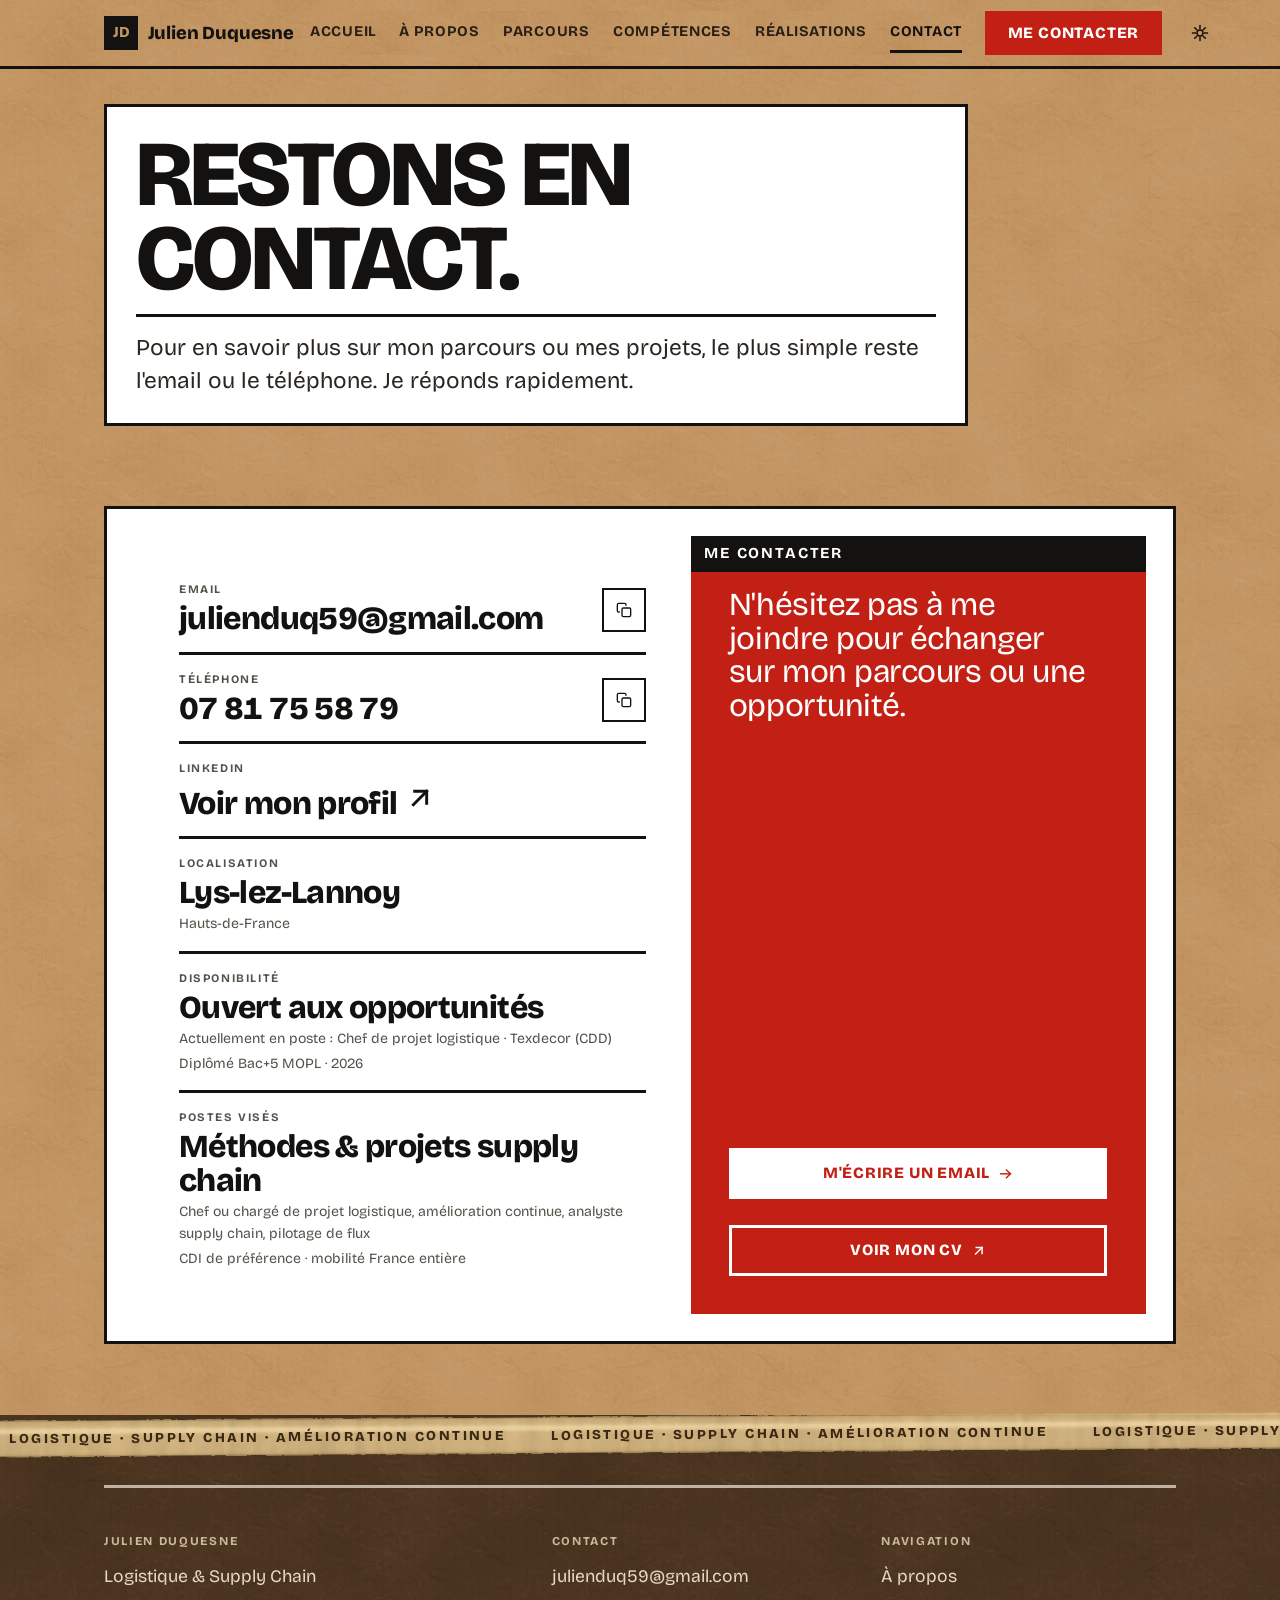
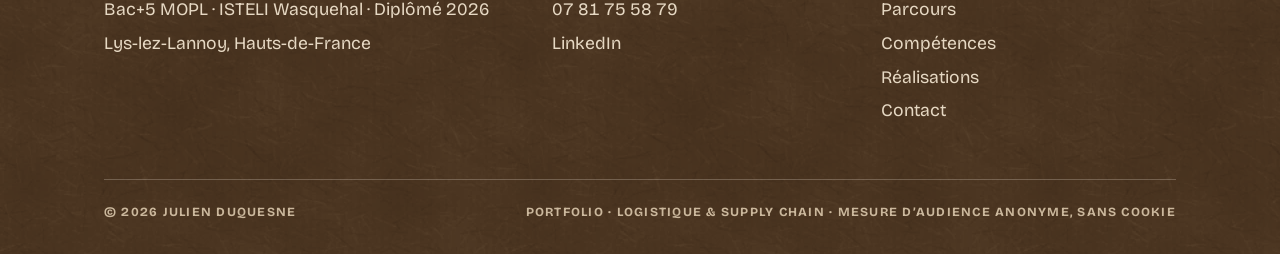
<file: contact.html>
<!DOCTYPE html>
<html lang="fr">
<head>
<meta charset="UTF-8" />
<meta name="viewport" content="width=device-width, initial-scale=1.0" />
<title>Contact · Julien Duquesne</title>
<meta name="description" content="Contactez Julien Duquesne, diplômé Bac+5 MOPL en Logistique & Supply Chain, ouvert aux opportunités." />
<link rel="preload" href="assets/fonts/bricolage-grotesque-latin.woff2" as="font" type="font/woff2" crossorigin />
<link rel="icon" type="image/svg+xml" href="assets/favicon.svg" />
<link rel="apple-touch-icon" href="assets/apple-touch-icon.png" />
<meta property="og:type" content="website" />
<meta property="og:locale" content="fr_FR" />
<meta property="og:site_name" content="Julien Duquesne" />
<meta property="og:url" content="https://julienduq59.github.io/PortfolioDuquesneJulien/contact.html" />
<meta property="og:title" content="Contact · Julien Duquesne" />
<meta property="og:description" content="Contactez Julien Duquesne, diplômé Bac+5 MOPL en Logistique & Supply Chain, ouvert aux opportunités." />
<meta property="og:image" content="https://julienduq59.github.io/PortfolioDuquesneJulien/assets/og-banner.jpg" />
<meta name="twitter:card" content="summary_large_image" />
<link rel="stylesheet" href="assets/styles.css?v=20261106" />
</head>
<body>

<header data-nav data-page="contact"></header>

<main data-screen-label="Contact">

<!-- Page header -->
<section class="section pad-top-nav" style="position:relative;overflow:hidden;padding-bottom:clamp(1.5rem,3vw,2.5rem);">
  <div class="container" style="position:relative;z-index:2;">
    <div class="page-label">
      <h1 class="display">Restons en contact.</h1>
      <p class="lede">
      Pour en savoir plus sur mon parcours ou mes projets, le plus simple reste l'email ou le téléphone. Je réponds rapidement.
    </p>
    </div>
  </div>
</section>

<!-- Contenu -->
<section class="section" style="padding-top:0;">
  <div class="container">
    <div class="card" style="padding:0;overflow:hidden;">
      <div class="contact-split">

        <!-- Coordonnées -->
        <div style="padding:clamp(1.8rem,3.5vw,3rem);">
          <a class="contact-row" href="mailto:julienduq59@gmail.com">
            <span class="contact-row__label">Email</span>
            <span class="contact-row__value" style="word-break:break-word;">julienduq59@gmail.com</span>
          </a>
          <a class="contact-row" href="tel:+33781755879">
            <span class="contact-row__label">Téléphone</span>
            <span class="contact-row__value">07 81 75 58 79</span>
          </a>
          <a class="contact-row" href="https://www.linkedin.com/in/julien-duquesne-75b246226/" target="_blank" rel="noopener">
            <span class="contact-row__label">LinkedIn</span>
            <span class="contact-row__value">Voir mon profil <span class="arrow" style="display:inline-block;">↗</span></span>
          </a>
          <div class="contact-row" style="cursor:default;">
            <span class="contact-row__label">Localisation</span>
            <span class="contact-row__value">Lys-lez-Lannoy</span>
            <span class="muted" style="font-size:var(--step--1);">Hauts-de-France</span>
          </div>
          <div class="contact-row" style="cursor:default;">
            <span class="contact-row__label">Disponibilité</span>
            <span class="contact-row__value">Ouvert aux opportunités</span>
            <span class="muted" style="font-size:var(--step--1);">Actuellement en poste : Chef de projet logistique · Texdecor&nbsp;(CDD)</span>
            <span class="muted" style="font-size:var(--step--1);">Diplômé Bac+5 MOPL · 2026</span>
          </div>
          <div class="contact-row" style="cursor:default;">
            <span class="contact-row__label">Postes visés</span>
            <span class="contact-row__value">Méthodes &amp; projets supply chain</span>
            <span class="muted" style="font-size:var(--step--1);">Chef ou chargé de projet logistique, amélioration continue, analyste supply chain, pilotage de flux</span>
            <span class="muted" style="font-size:var(--step--1);">CDI de préférence · mobilité France entière</span>
          </div>
        </div>

        <!-- Panneau d'action -->
        <div class="contact-action">
          <div>
            <p class="kicker">Me contacter</p>
            <p class="h4" style="margin-top:1rem;font-family:var(--font-display);max-width:18ch;">N'hésitez pas à me joindre pour échanger sur mon parcours ou une opportunité.</p>
          </div>
          <div class="stack-sm" style="display:flex;flex-direction:column;gap:0.8rem;">
            <a class="btn btn--primary" href="mailto:julienduq59@gmail.com" style="justify-content:center;">M'écrire un email <span class="arrow">→</span></a>
            <a class="btn btn--ghost" href="assets/cv-julien-duquesne.pdf" target="_blank" rel="noopener" download="CV-Julien-Duquesne.pdf" style="justify-content:center;">Voir mon CV <span class="arrow">↗</span></a>
          </div>
        </div>

      </div>
    </div>
  </div>
</section>

</main>

<footer data-footer></footer>

<script src="assets/site.js?v=20261106"></script>
</body>
</html>
</file>
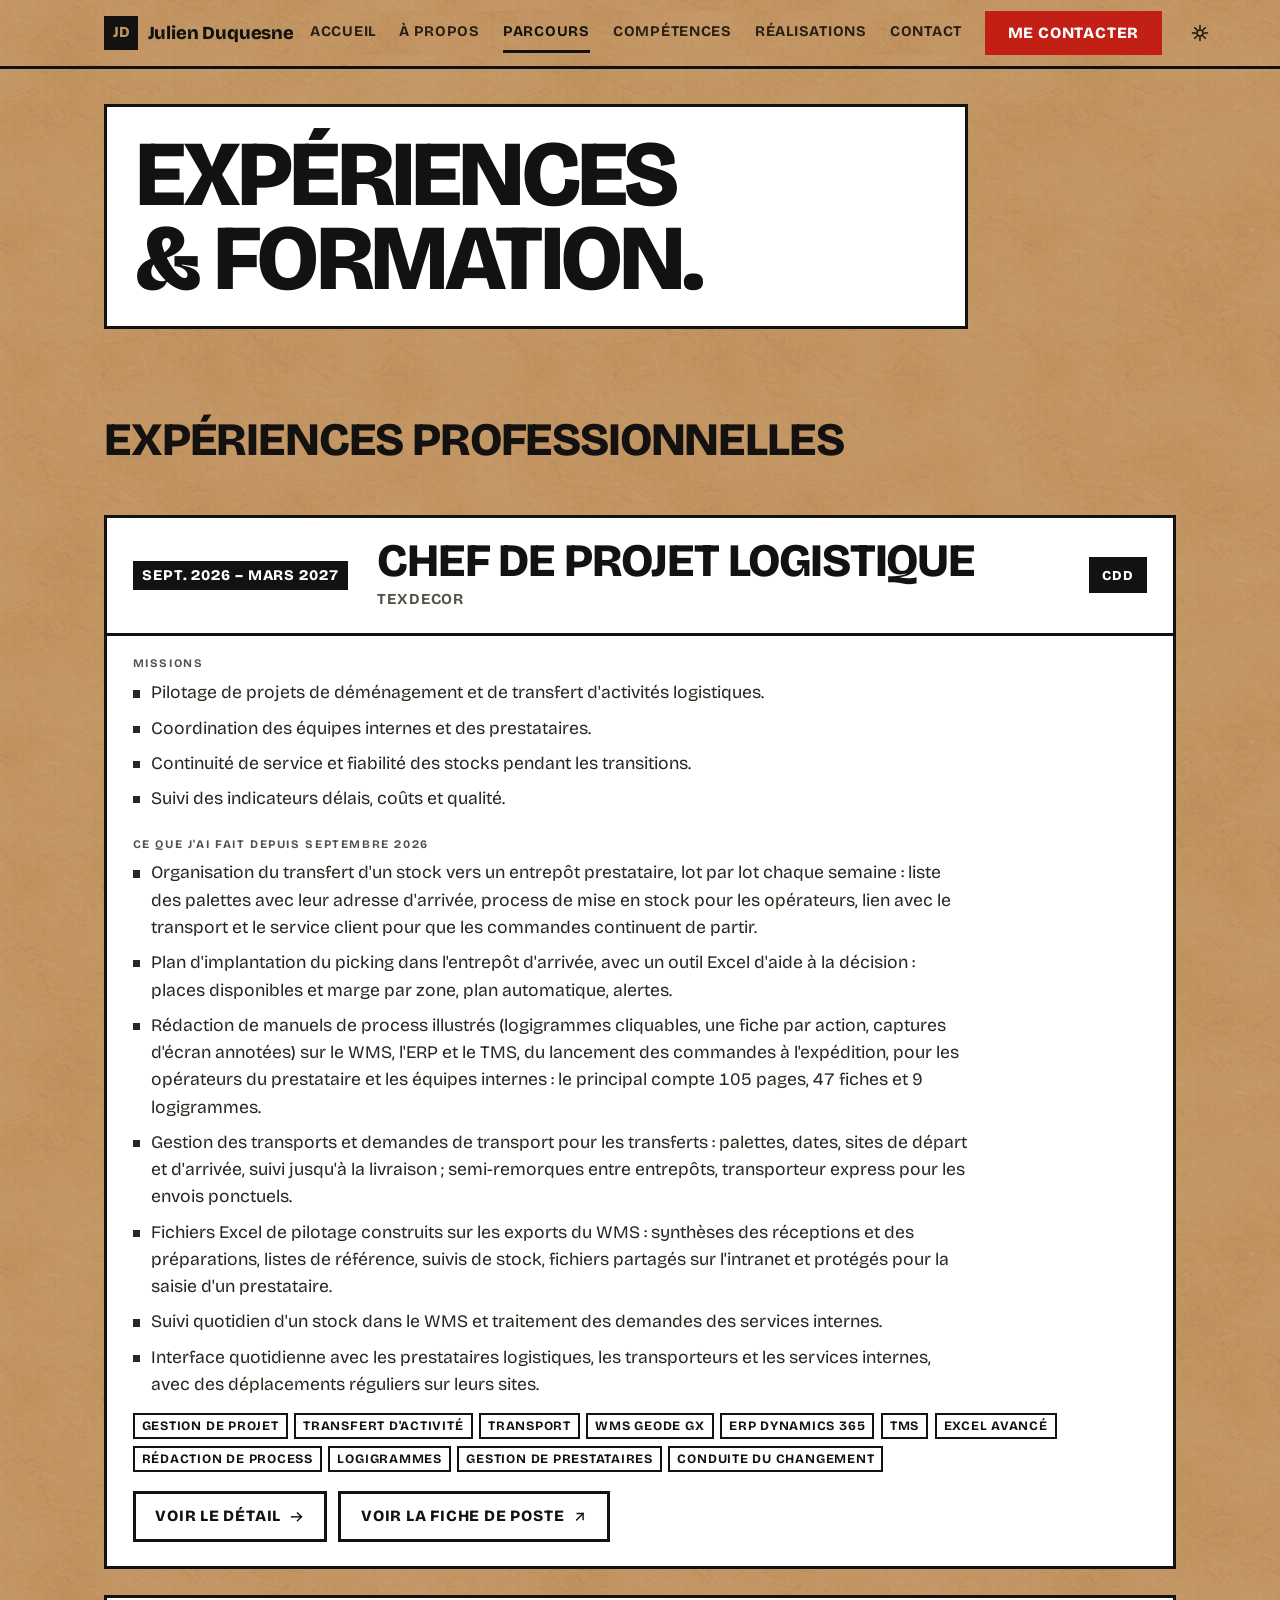
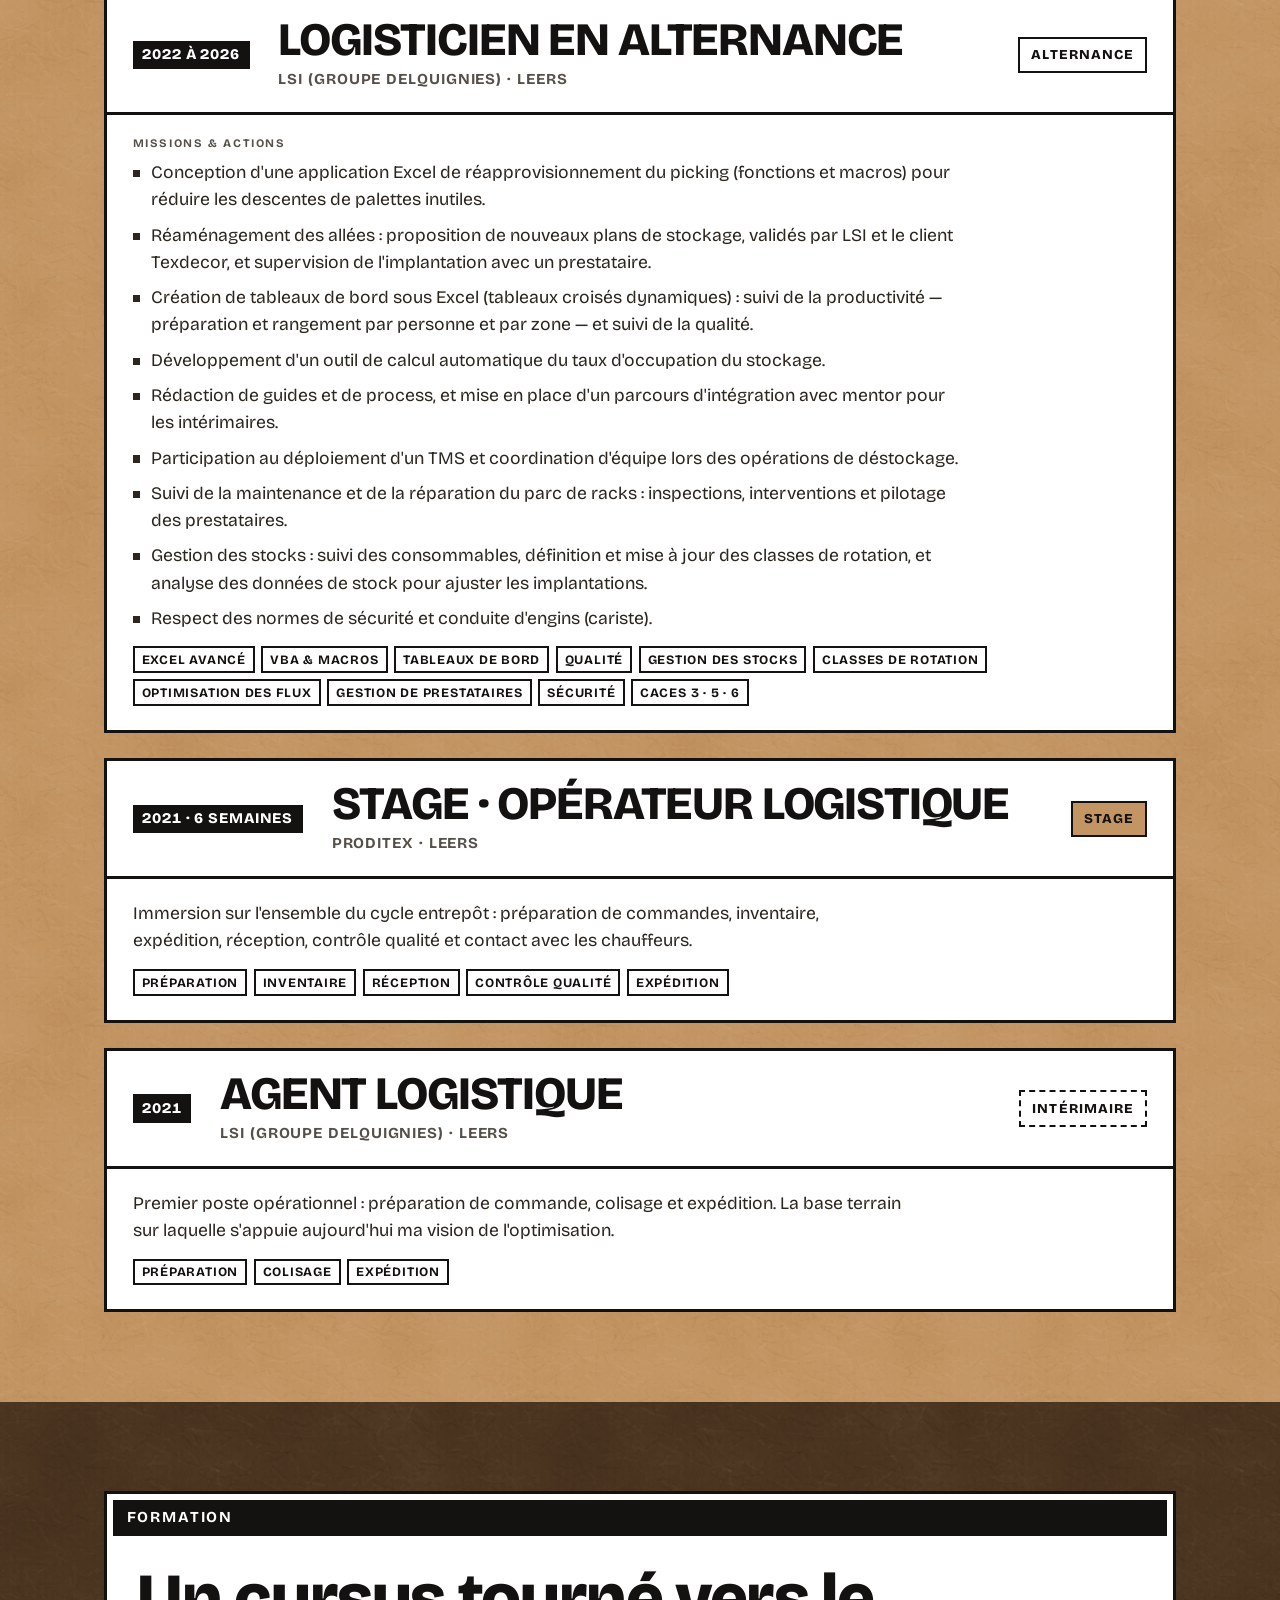
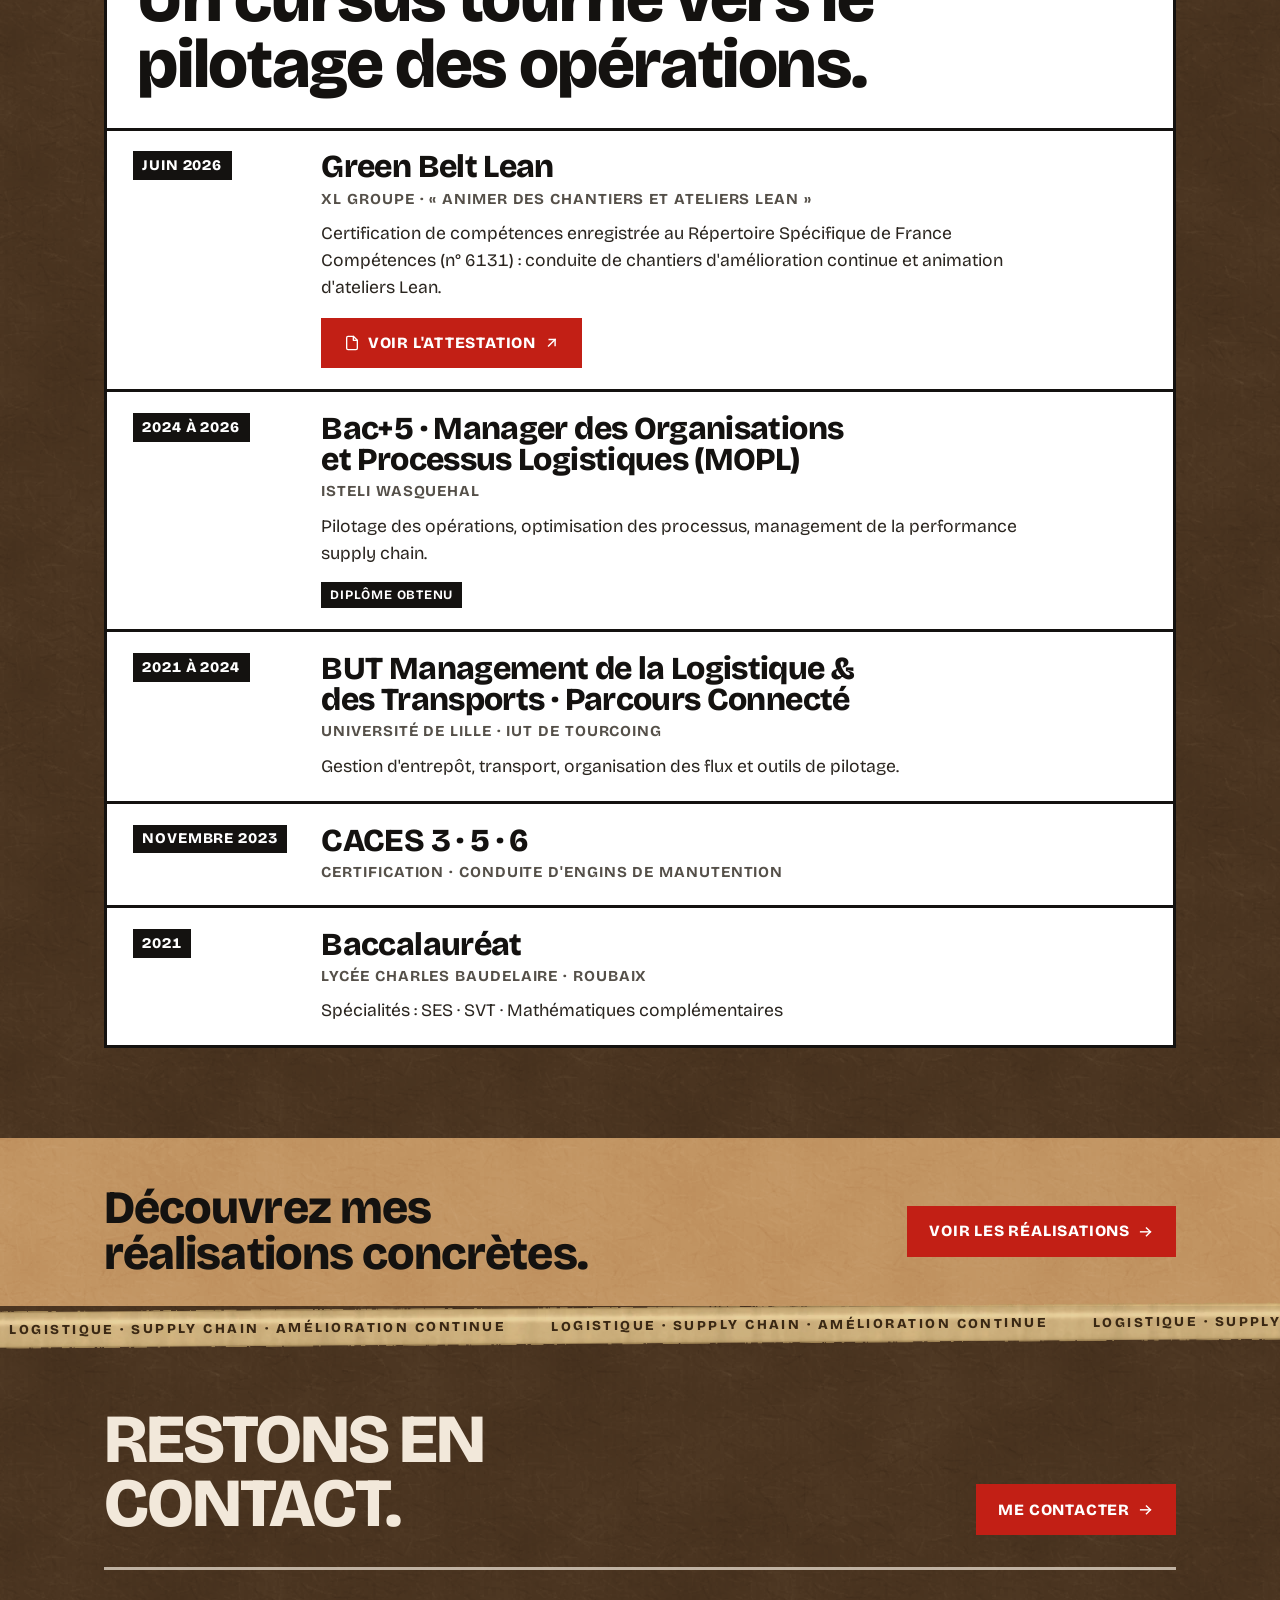
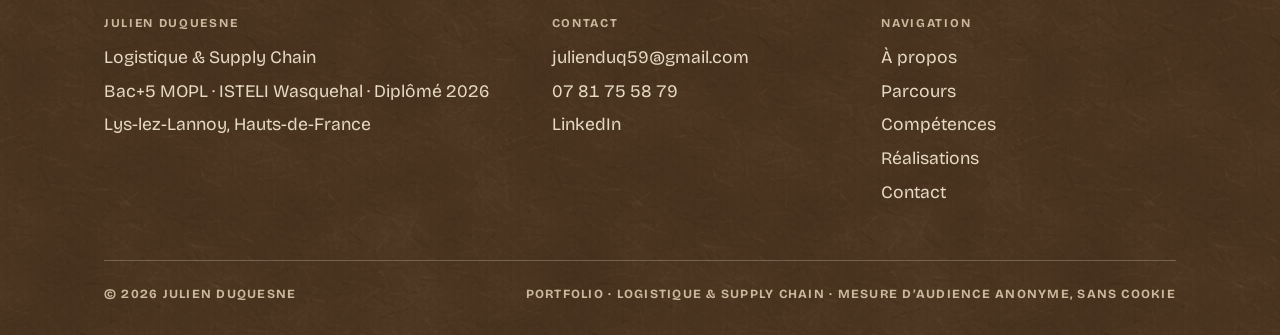
<file: parcours.html>
<!DOCTYPE html>
<html lang="fr">
<head>
<meta charset="UTF-8" />
<meta name="viewport" content="width=device-width, initial-scale=1.0" />
<title>Parcours · Julien Duquesne</title>
<meta name="description" content="Expériences professionnelles et formation de Julien Duquesne en logistique et supply chain." />
<link rel="preload" href="assets/fonts/bricolage-grotesque-latin.woff2" as="font" type="font/woff2" crossorigin />
<link rel="icon" type="image/svg+xml" href="assets/favicon.svg" />
<link rel="apple-touch-icon" href="assets/apple-touch-icon.png" />
<meta property="og:type" content="website" />
<meta property="og:locale" content="fr_FR" />
<meta property="og:site_name" content="Julien Duquesne" />
<meta property="og:url" content="https://julienduq59.github.io/PortfolioDuquesneJulien/parcours.html" />
<meta property="og:title" content="Parcours · Julien Duquesne" />
<meta property="og:description" content="Expériences professionnelles et formation de Julien Duquesne en logistique et supply chain." />
<meta property="og:image" content="https://julienduq59.github.io/PortfolioDuquesneJulien/assets/og-banner.jpg" />
<meta name="twitter:card" content="summary_large_image" />
<link rel="stylesheet" href="assets/styles.css?v=20261106" />
</head>
<body>

<header data-nav data-page="parcours"></header>

<main data-screen-label="Parcours">

<!-- Page header -->
<section class="section pad-top-nav" style="position:relative;overflow:hidden;padding-bottom:clamp(2rem,4vw,3rem);">
  <div class="container" style="position:relative;z-index:2;">
    <div class="page-label">
      <h1 class="display">Expériences &amp; formation.</h1>
    </div>
  </div>
</section>

<!-- Expériences -->
<section class="section" style="padding-top:0;">
  <div class="container">
    <div class="section-head">
      <h2 class="section-title">Expériences professionnelles</h2>
    </div>
    <div class="xp-board">

      <!-- Texdecor : seul le poste est public, aucune information interne -->
      <article class="xp">
        <div class="xp__row">
          <span class="tl-date">Sept. 2026 – mars 2027</span>
          <div class="xp__dest">
            <h3 class="xp__title">Chef de projet logistique</h3>
            <p class="xp__via">Texdecor</p>
          </div>
          <span class="line-badge line-badge--cdd">CDD</span>
        </div>
        <div class="xp__detail">
          <p class="kicker kicker--plain">Missions</p>
          <ul class="xp__list">
            <li>Pilotage de projets de déménagement et de transfert d'activités logistiques.</li>
            <li>Coordination des équipes internes et des prestataires.</li>
            <li>Continuité de service et fiabilité des stocks pendant les transitions.</li>
            <li>Suivi des indicateurs délais, coûts et qualité.</li>
          </ul>
          <!-- Réalisations décrites de façon générique : aucun projet, produit, prestataire, collègue ni chiffre interne -->
          <p class="kicker kicker--plain" style="margin-top:1.5rem;">Ce que j'ai fait depuis septembre 2026</p>
          <ul class="xp__list">
            <li>Organisation du transfert d'un stock vers un entrepôt prestataire, lot par lot chaque semaine : liste des palettes avec leur adresse d'arrivée, process de mise en stock pour les opérateurs, lien avec le transport et le service client pour que les commandes continuent de partir.</li>
            <li>Plan d'implantation du picking dans l'entrepôt d'arrivée, avec un outil Excel d'aide à la décision : places disponibles et marge par zone, plan automatique, alertes.</li>
            <li>Rédaction de manuels de process illustrés (logigrammes cliquables, une fiche par action, captures d'écran annotées) sur le WMS, l'ERP et le TMS, du lancement des commandes à l'expédition, pour les opérateurs du prestataire et les équipes internes : le principal compte 105 pages, 47 fiches et 9 logigrammes.</li>
            <li>Gestion des transports et demandes de transport pour les transferts : palettes, dates, sites de départ et d'arrivée, suivi jusqu'à la livraison ; semi-remorques entre entrepôts, transporteur express pour les envois ponctuels.</li>
            <li>Fichiers Excel de pilotage construits sur les exports du WMS : synthèses des réceptions et des préparations, listes de référence, suivis de stock, fichiers partagés sur l'intranet et protégés pour la saisie d'un prestataire.</li>
            <li>Suivi quotidien d'un stock dans le WMS et traitement des demandes des services internes.</li>
            <li>Interface quotidienne avec les prestataires logistiques, les transporteurs et les services internes, avec des déplacements réguliers sur leurs sites.</li>
          </ul>
          <div class="tl-tags">
            <span class="chip">Gestion de projet</span>
            <span class="chip">Transfert d'activité</span>
            <span class="chip">Transport</span>
            <span class="chip">WMS Geode GX</span>
            <span class="chip">ERP Dynamics 365</span>
            <span class="chip">TMS</span>
            <span class="chip">Excel avancé</span>
            <span class="chip">Rédaction de process</span>
            <span class="chip">Logigrammes</span>
            <span class="chip">Gestion de prestataires</span>
            <span class="chip">Conduite du changement</span>
          </div>
          <div class="eyebrow-row" style="margin-top:1.2rem;gap:0.7rem;">
            <a class="btn btn--ghost" href="realisations.html#texdecor">Voir le détail <span class="arrow">→</span></a>
            <a class="btn btn--ghost" href="assets/fiche-de-poste-chef-de-projet-logistique.pdf" target="_blank" rel="noopener">Voir la fiche de poste <span class="arrow">↗</span></a>
          </div>
        </div>
      </article>

      <!-- LSI alternance -->
      <article class="xp">
        <div class="xp__row">
          <span class="tl-date">2022 à 2026</span>
          <div class="xp__dest">
            <h3 class="xp__title">Logisticien en alternance</h3>
            <p class="xp__via">LSI (Groupe Delquignies) · Leers</p>
          </div>
          <span class="line-badge line-badge--alternance">Alternance</span>
        </div>
        <div class="xp__detail">
          <p class="kicker kicker--plain">Missions &amp; actions</p>
          <ul class="xp__list">
            <li>Conception d'une application Excel de réapprovisionnement du picking (fonctions et macros) pour réduire les descentes de palettes inutiles.</li>
            <li>Réaménagement des allées : proposition de nouveaux plans de stockage, validés par LSI et le client Texdecor, et supervision de l'implantation avec un prestataire.</li>
            <li>Création de tableaux de bord sous Excel (tableaux croisés dynamiques) : suivi de la productivité — préparation et rangement par personne et par zone — et suivi de la qualité.</li>
            <li>Développement d'un outil de calcul automatique du taux d'occupation du stockage.</li>
            <li>Rédaction de guides et de process, et mise en place d'un parcours d'intégration avec mentor pour les intérimaires.</li>
            <li>Participation au déploiement d'un TMS et coordination d'équipe lors des opérations de déstockage.</li>
            <li>Suivi de la maintenance et de la réparation du parc de racks : inspections, interventions et pilotage des prestataires.</li>
            <li>Gestion des stocks : suivi des consommables, définition et mise à jour des classes de rotation, et analyse des données de stock pour ajuster les implantations.</li>
            <li>Respect des normes de sécurité et conduite d'engins (cariste).</li>
          </ul>
          <div class="tl-tags">
            <span class="chip">Excel avancé</span>
            <span class="chip">VBA &amp; macros</span>
            <span class="chip">Tableaux de bord</span>
            <span class="chip">Qualité</span>
            <span class="chip">Gestion des stocks</span>
            <span class="chip">Classes de rotation</span>
            <span class="chip">Optimisation des flux</span>
            <span class="chip">Gestion de prestataires</span>
            <span class="chip">Sécurité</span>
            <span class="chip">CACES 3 · 5 · 6</span>
          </div>
        </div>
      </article>

      <!-- Proditex -->
      <article class="xp">
        <div class="xp__row">
          <span class="tl-date">2021 · 6 semaines</span>
          <div class="xp__dest">
            <h3 class="xp__title">Stage · Opérateur logistique</h3>
            <p class="xp__via">Proditex · Leers</p>
          </div>
          <span class="line-badge line-badge--stage">Stage</span>
        </div>
        <div class="xp__detail">
          <p class="xp__text">
            Immersion sur l'ensemble du cycle entrepôt : préparation de commandes, inventaire,
            expédition, réception, contrôle qualité et contact avec les chauffeurs.
          </p>
          <div class="tl-tags">
            <span class="chip">Préparation</span>
            <span class="chip">Inventaire</span>
            <span class="chip">Réception</span>
            <span class="chip">Contrôle qualité</span>
            <span class="chip">Expédition</span>
          </div>
        </div>
      </article>

      <!-- LSI agent -->
      <article class="xp">
        <div class="xp__row">
          <span class="tl-date">2021</span>
          <div class="xp__dest">
            <h3 class="xp__title">Agent logistique</h3>
            <p class="xp__via">LSI (Groupe Delquignies) · Leers</p>
          </div>
          <span class="line-badge line-badge--interim">Intérimaire</span>
        </div>
        <div class="xp__detail">
          <p class="xp__text">
            Premier poste opérationnel : préparation de commande, colisage et expédition.
            La base terrain sur laquelle s'appuie aujourd'hui ma vision de l'optimisation.
          </p>
          <div class="tl-tags">
            <span class="chip">Préparation</span>
            <span class="chip">Colisage</span>
            <span class="chip">Expédition</span>
          </div>
        </div>
      </article>

    </div>
  </div>
</section>

<!-- Formation -->
<section class="section section--dark">
  <div class="container">
    <div class="sheet">
      <p class="kicker">Formation</p>
      <div class="sheet__body">
        <h2 class="h2">Un cursus tourné vers le pilotage des opérations.</h2>
      </div>
    <div class="timeline">
      <div class="tl-item">
        <span class="tl-date">Juin 2026</span>
        <h3 class="tl-title">Green Belt Lean</h3>
        <p class="tl-org">XL Groupe · « Animer des chantiers et ateliers Lean »</p>
        <p class="tl-body">Certification de compétences enregistrée au Répertoire Spécifique de France Compétences (n° 6131) : conduite de chantiers d'amélioration continue et animation d'ateliers Lean.</p>
        <a class="btn btn--primary" href="assets/certification-green-belt-lean.pdf" target="_blank" rel="noopener" style="margin-top:1rem;">
          <svg width="16" height="16" viewBox="0 0 24 24" fill="none" stroke="currentColor" stroke-width="2" stroke-linecap="round" stroke-linejoin="round" aria-hidden="true"><path d="M14 2H6a2 2 0 0 0-2 2v16a2 2 0 0 0 2 2h12a2 2 0 0 0 2-2V8z"/><polyline points="14 2 14 8 20 8"/></svg>
          Voir l'attestation <span class="arrow">↗</span>
        </a>
      </div>
      <div class="tl-item">
        <span class="tl-date">2024 à 2026</span>
        <h3 class="tl-title">Bac+5 · Manager des Organisations et Processus Logistiques (MOPL)</h3>
        <p class="tl-org">ISTELI Wasquehal</p>
        <p class="tl-body">Pilotage des opérations, optimisation des processus, management de la performance supply chain.</p>
        <div class="tl-tags"><span class="chip chip--accent">Diplôme obtenu</span></div>
      </div>
      <div class="tl-item">
        <span class="tl-date">2021 à 2024</span>
        <h3 class="tl-title">BUT Management de la Logistique &amp; des Transports · Parcours Connecté</h3>
        <p class="tl-org">Université de Lille · IUT de Tourcoing</p>
        <p class="tl-body">Gestion d'entrepôt, transport, organisation des flux et outils de pilotage.</p>
      </div>
      <div class="tl-item">
        <span class="tl-date">Novembre 2023</span>
        <h3 class="tl-title">CACES 3 · 5 · 6</h3>
        <p class="tl-org">Certification · Conduite d'engins de manutention</p>
      </div>
      <div class="tl-item">
        <span class="tl-date">2021</span>
        <h3 class="tl-title">Baccalauréat</h3>
        <p class="tl-org">Lycée Charles Baudelaire · Roubaix</p>
        <p class="tl-body">Spécialités : SES · SVT · Mathématiques complémentaires</p>
      </div>
    </div>
    </div>
  </div>
</section>

<!-- CTA -->
<section class="section section--tight">
  <div class="container" style="display:flex;justify-content:space-between;align-items:center;flex-wrap:wrap;gap:1.5rem;">
    <h2 class="h3" style="max-width:18ch;">Découvrez mes réalisations concrètes.</h2>
    <a class="btn btn--primary" href="realisations.html">Voir les réalisations <span class="arrow">→</span></a>
  </div>
</section>

</main>

<footer data-footer></footer>

<script src="assets/site.js?v=20261106"></script>
</body>
</html>
</file>
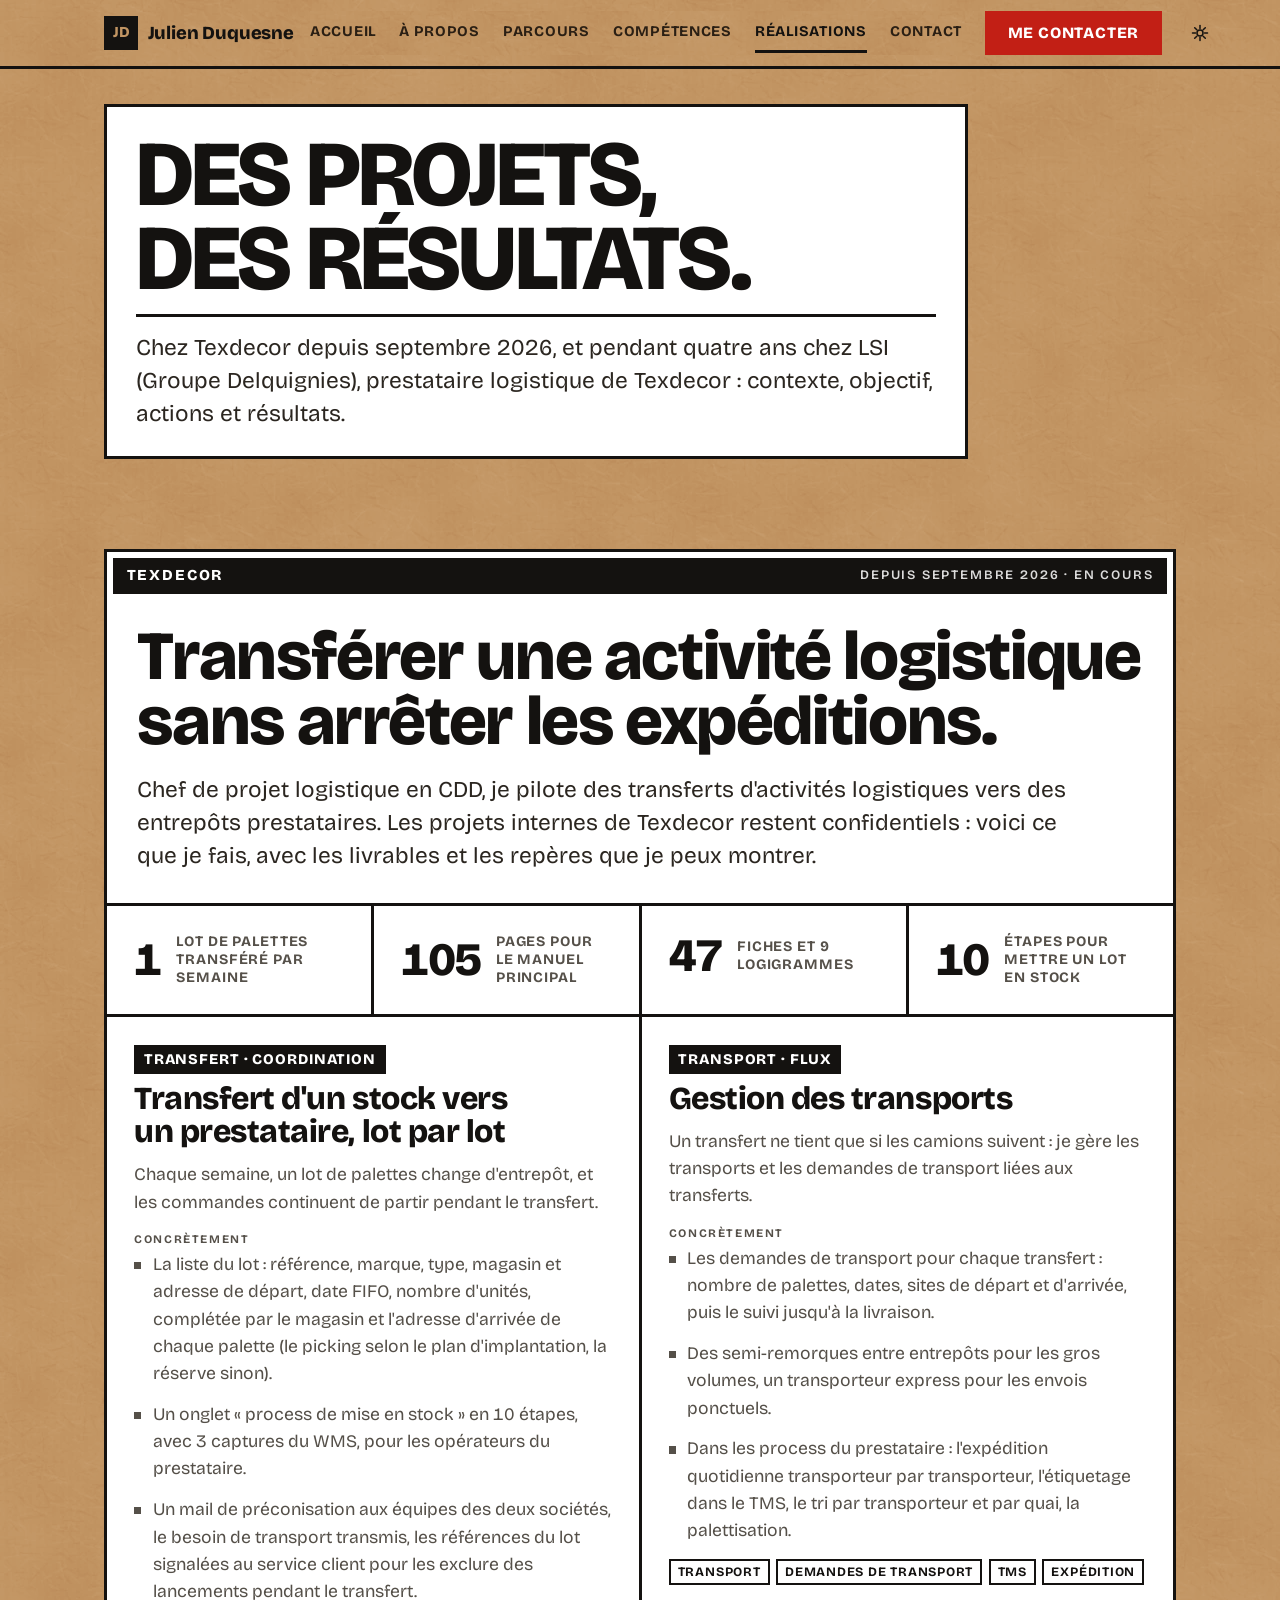
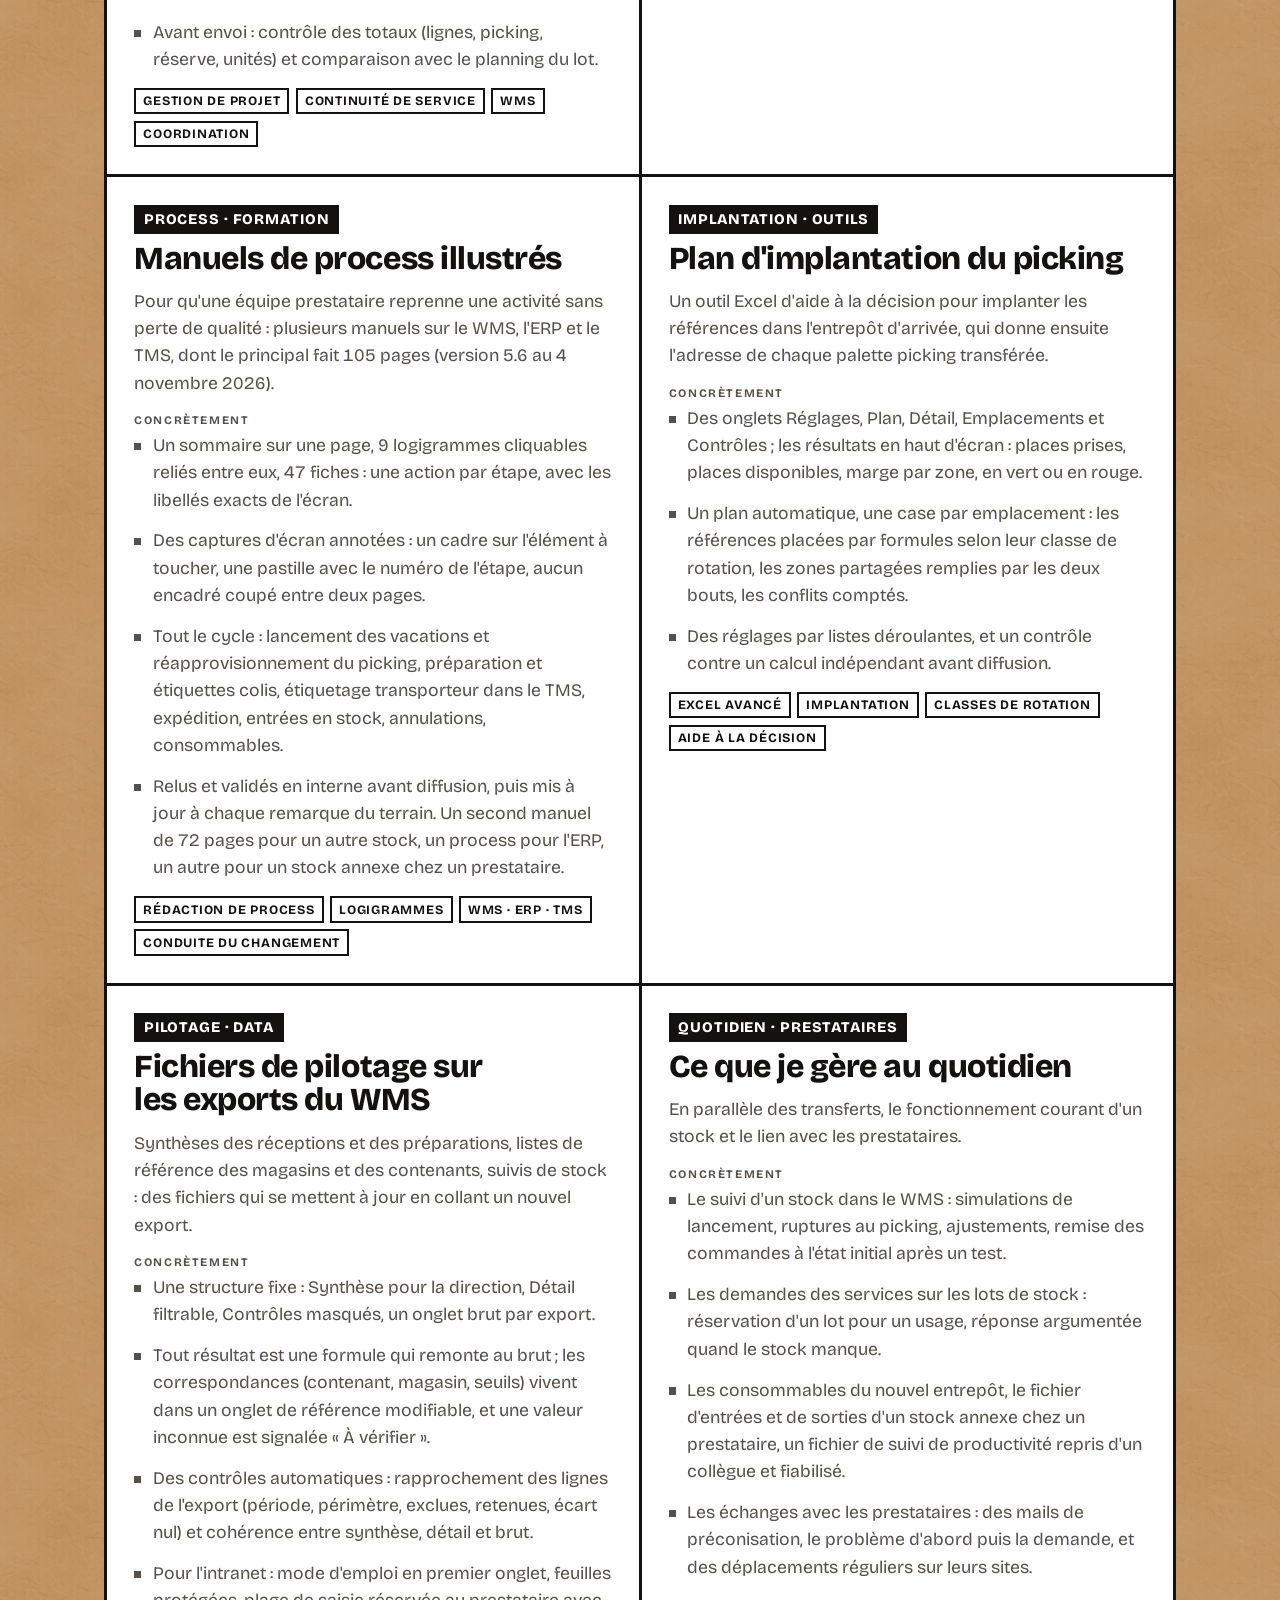
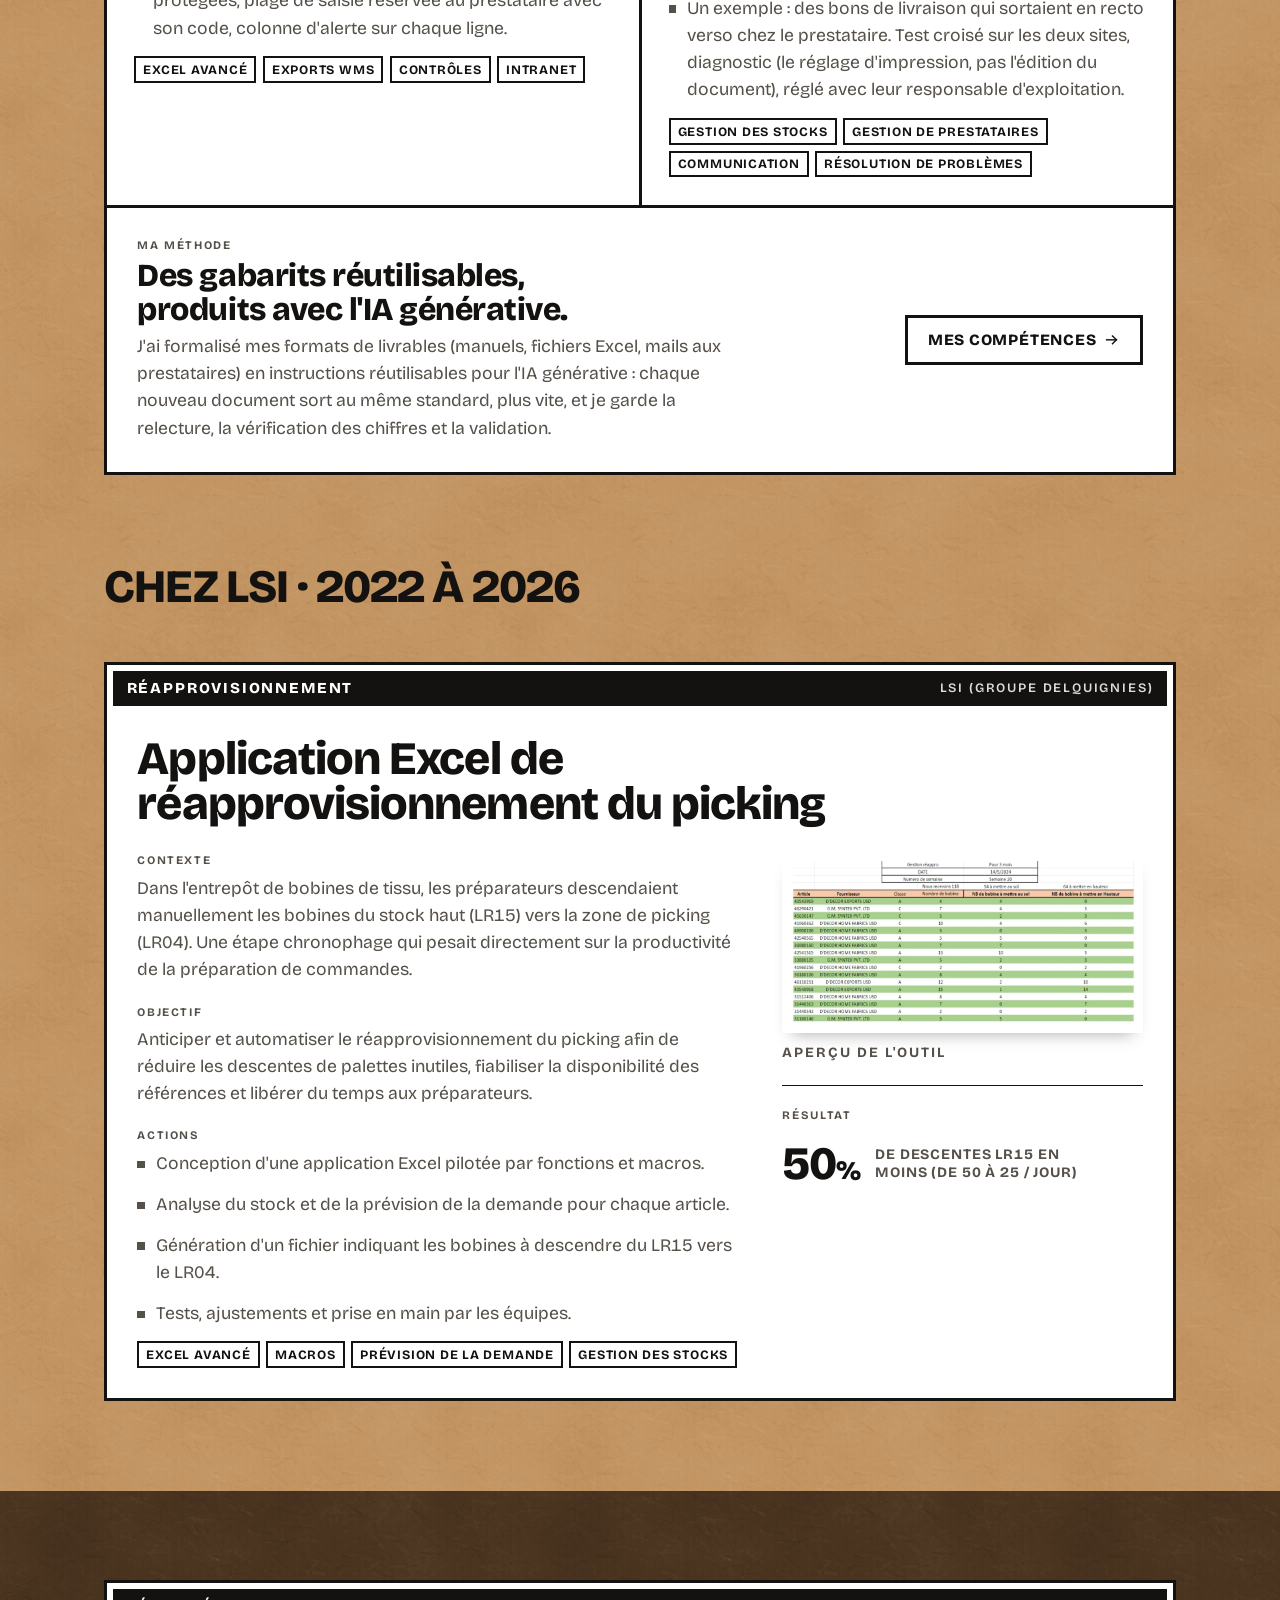
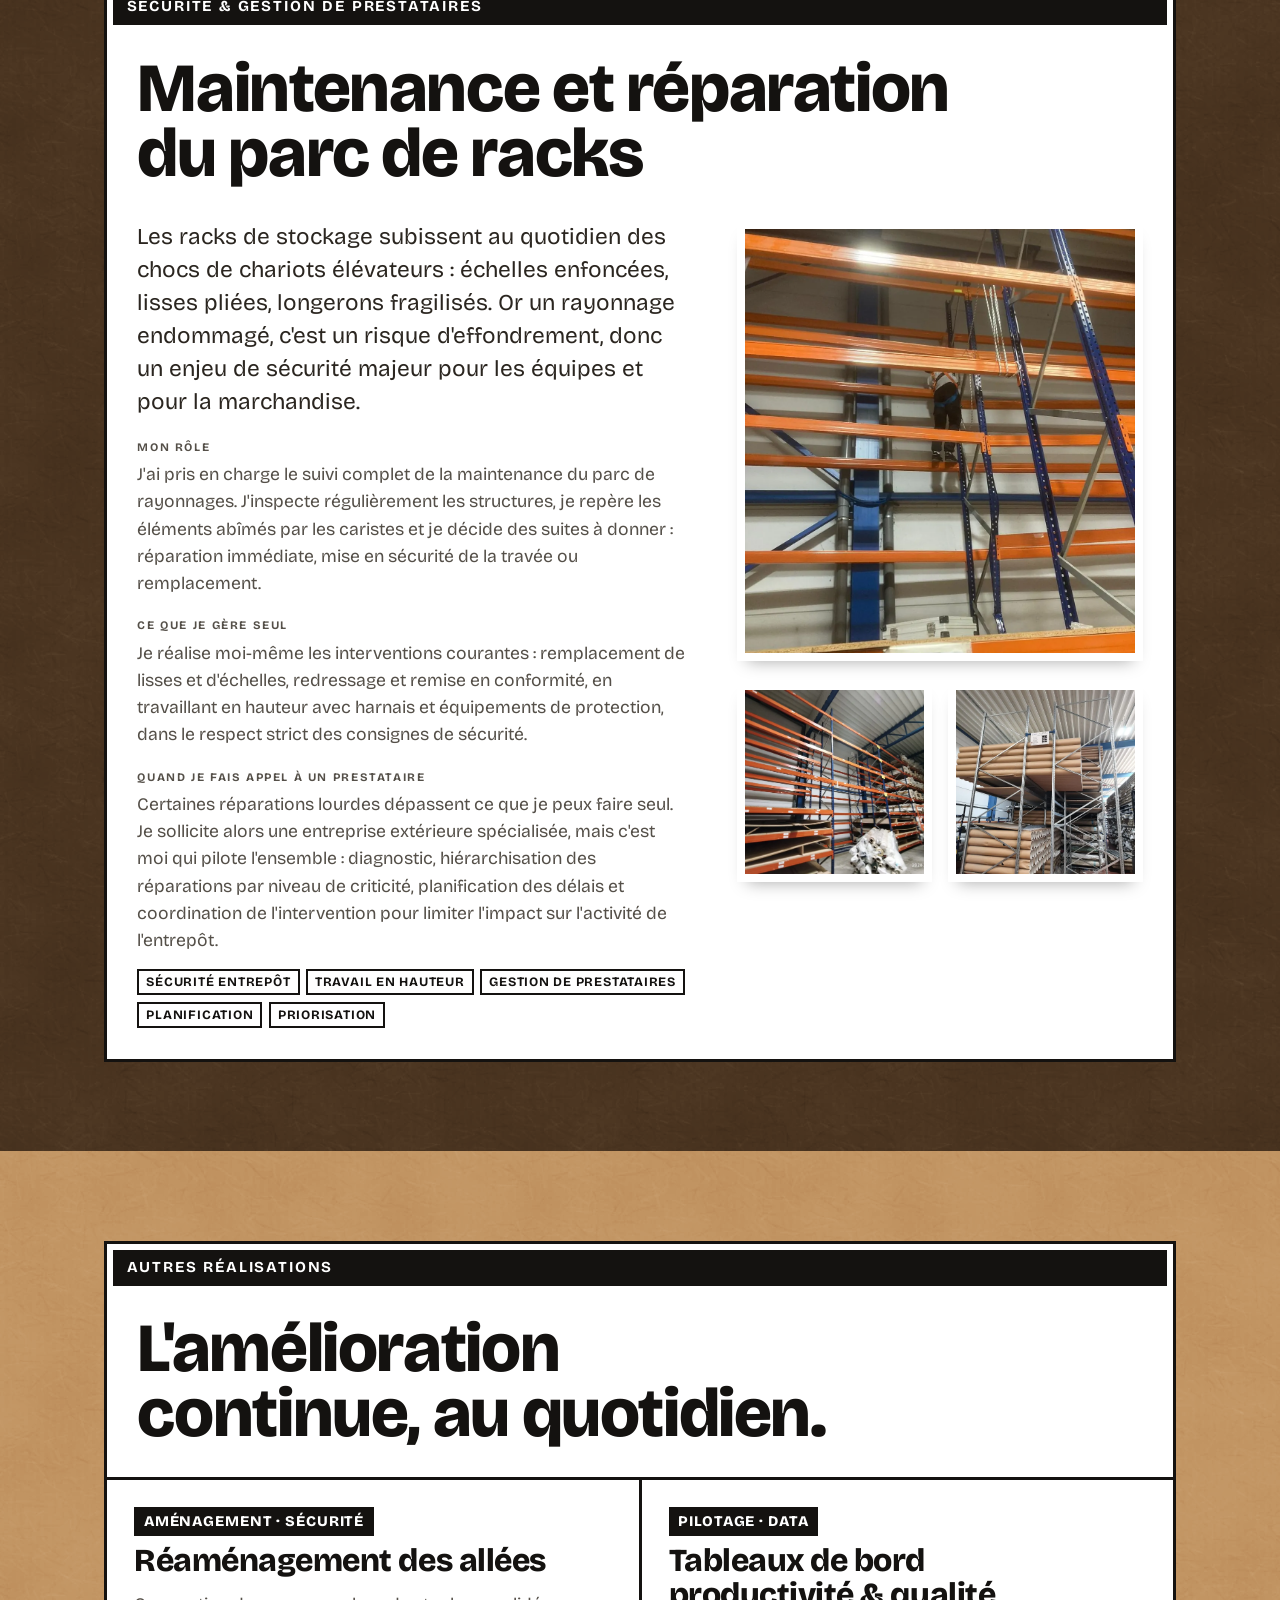
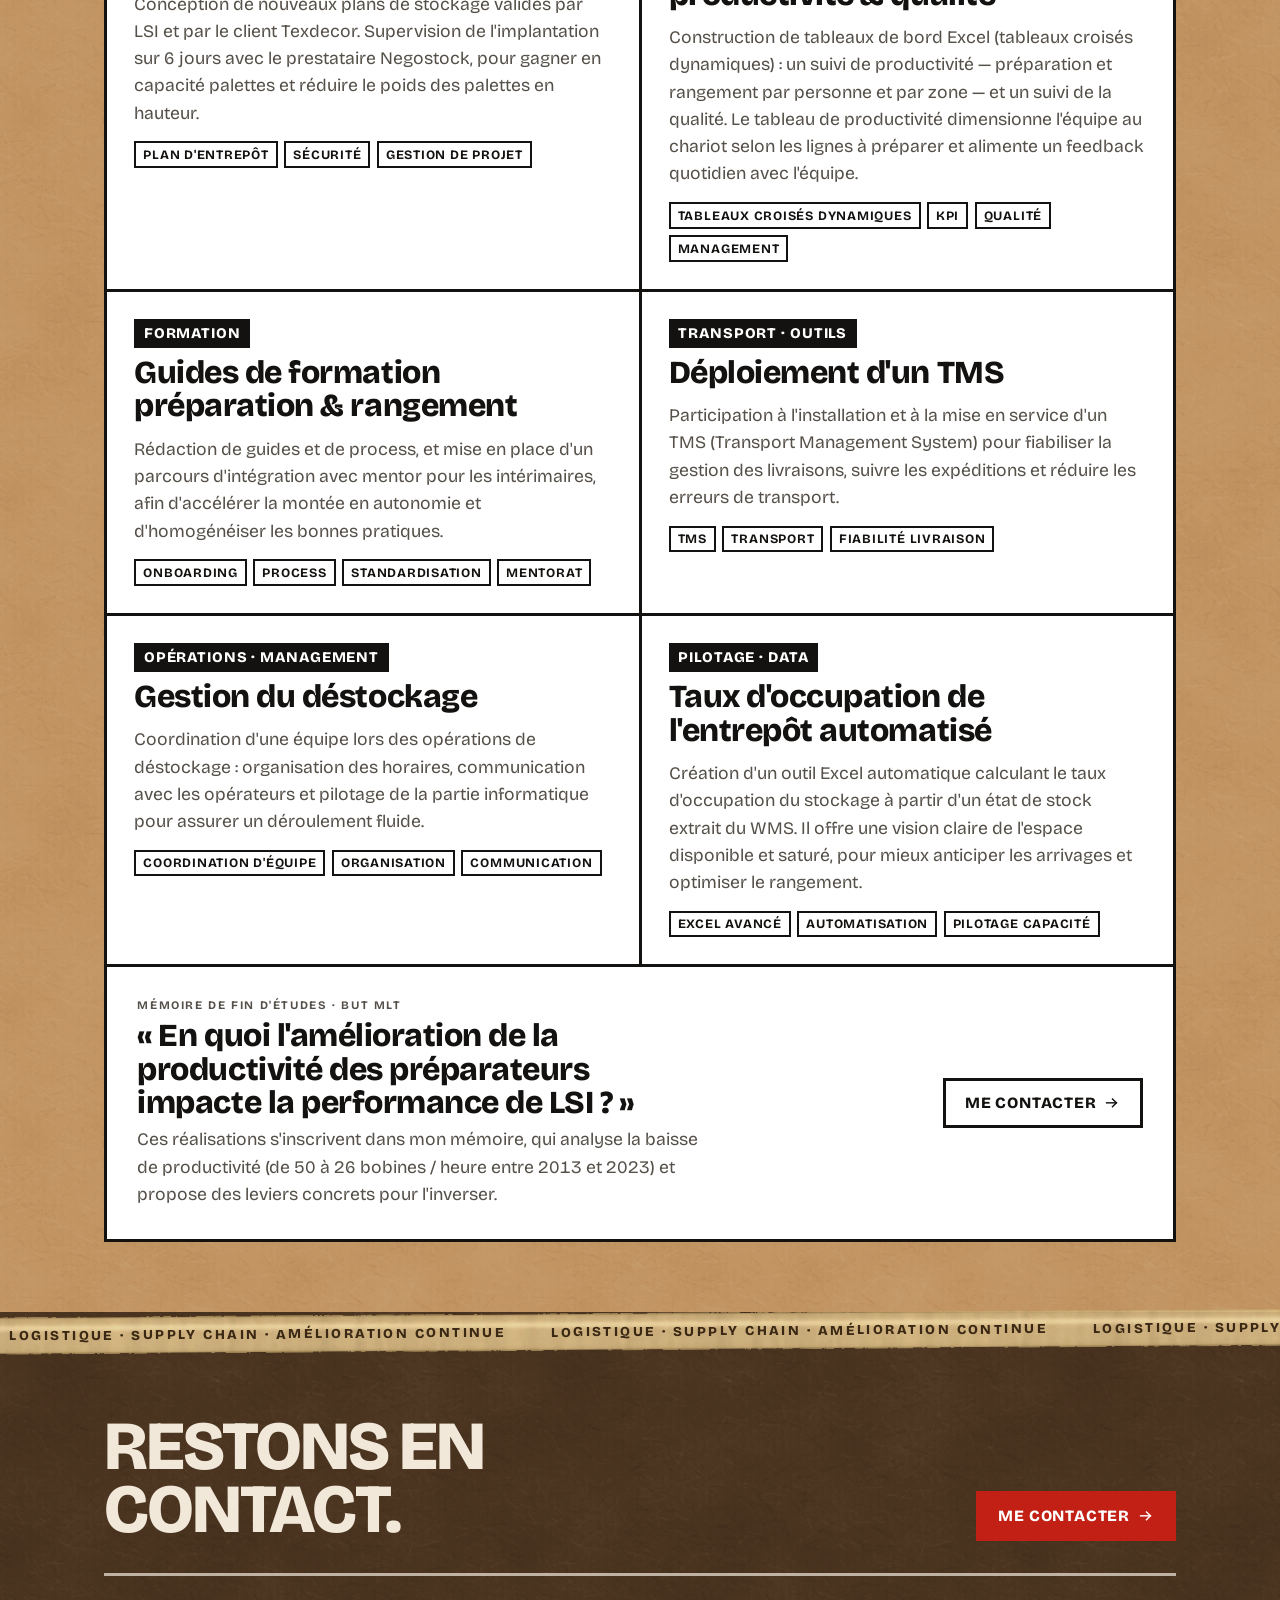
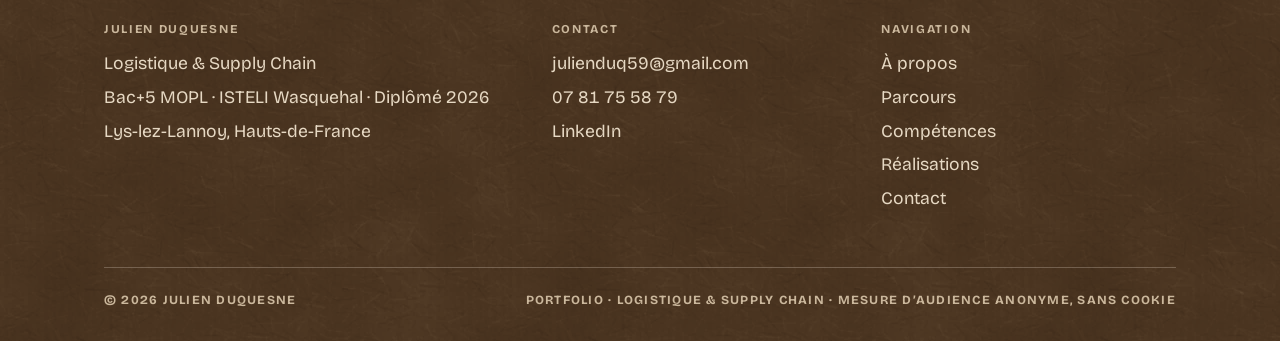
<file: realisations.html>
<!DOCTYPE html>
<html lang="fr">
<head>
<meta charset="UTF-8" />
<meta name="viewport" content="width=device-width, initial-scale=1.0" />
<title>Réalisations · Julien Duquesne</title>
<meta name="description" content="Projets et réalisations logistiques de Julien Duquesne, chez Texdecor et chez LSI (Groupe Delquignies) : contexte, objectif, actions, résultats." />
<link rel="preload" href="assets/fonts/bricolage-grotesque-latin.woff2" as="font" type="font/woff2" crossorigin />
<link rel="icon" type="image/svg+xml" href="assets/favicon.svg" />
<link rel="apple-touch-icon" href="assets/apple-touch-icon.png" />
<meta property="og:type" content="website" />
<meta property="og:locale" content="fr_FR" />
<meta property="og:site_name" content="Julien Duquesne" />
<meta property="og:url" content="https://julienduq59.github.io/PortfolioDuquesneJulien/realisations.html" />
<meta property="og:title" content="Réalisations · Julien Duquesne" />
<meta property="og:description" content="Projets et réalisations logistiques de Julien Duquesne, chez Texdecor et chez LSI (Groupe Delquignies) : contexte, objectif, actions, résultats." />
<meta property="og:image" content="https://julienduq59.github.io/PortfolioDuquesneJulien/assets/og-banner.jpg" />
<meta name="twitter:card" content="summary_large_image" />
<link rel="stylesheet" href="assets/styles.css?v=20261106" />
</head>
<body>

<header data-nav data-page="realisations"></header>

<main data-screen-label="Réalisations">

<!-- Page header -->
<section class="section pad-top-nav" style="position:relative;overflow:hidden;padding-bottom:clamp(2rem,4vw,3rem);">
  <div class="container" style="position:relative;z-index:2;">
    <div class="page-label">
      <h1 class="display">Des projets, des résultats.</h1>
      <p class="lede">
      Chez Texdecor depuis septembre 2026, et pendant quatre ans chez LSI (Groupe Delquignies),
      prestataire logistique de Texdecor : contexte, objectif, actions et résultats.
    </p>
    </div>
  </div>
</section>

<!-- Texdecor : réalisations décrites sans information interne (ni site, ni prestataire, ni produit,
     ni personne, ni volume de stock). Les seuls chiffres sont ceux des livrables de Julien.
     Ancre #texdecor depuis le Parcours. -->
<section class="section" id="texdecor" style="padding-top:0;scroll-margin-top:calc(var(--nav-h) + 1rem);">
  <div class="container">
    <div class="sheet">
      <p class="kicker"><strong>Texdecor</strong><span>Depuis septembre 2026 · en cours</span></p>
      <div class="sheet__body">
        <h2 class="h2" style="max-width:24ch;">Transférer une activité logistique sans arrêter les expéditions.</h2>
        <p class="lede" style="margin-top:1.2rem;max-width:62ch;">Chef de projet logistique en CDD, je pilote des transferts d'activités logistiques vers des entrepôts prestataires. Les projets internes de Texdecor restent confidentiels : voici ce que je fais, avec les livrables et les repères que je peux montrer.</p>
      </div>

      <!-- Repères : les chiffres des livrables, pas ceux de l'entreprise -->
      <div class="sheet__cells grid-4">
        <div class="card"><div class="kpi"><span class="kpi__num" style="font-size:var(--step-3);">1</span><span class="kpi__label">lot de palettes transféré par semaine</span></div></div>
        <div class="card"><div class="kpi"><span class="kpi__num" style="font-size:var(--step-3);">105</span><span class="kpi__label">pages pour le manuel principal</span></div></div>
        <div class="card"><div class="kpi"><span class="kpi__num" style="font-size:var(--step-3);">47</span><span class="kpi__label">fiches et 9 logigrammes</span></div></div>
        <div class="card"><div class="kpi"><span class="kpi__num" style="font-size:var(--step-3);">10</span><span class="kpi__label">étapes pour mettre un lot en stock</span></div></div>
      </div>

      <div class="sheet__cells card-grid card-grid--2">

        <article class="card card--hover">
          <span class="tl-date">Transfert · Coordination</span>
          <h3 class="h4" style="margin-top:0.5rem;">Transfert d'un stock vers un prestataire, lot par lot</h3>
          <p class="muted" style="margin-top:0.8rem;">Chaque semaine, un lot de palettes change d'entrepôt, et les commandes continuent de partir pendant le transfert.</p>
          <p class="kicker kicker--plain" style="margin-top:1rem;">Concrètement</p>
          <ul class="stack-sm muted bullets">
            <li>La liste du lot : référence, marque, type, magasin et adresse de départ, date FIFO, nombre d'unités, complétée par le magasin et l'adresse d'arrivée de chaque palette (le picking selon le plan d'implantation, la réserve sinon).</li>
            <li>Un onglet « process de mise en stock » en 10 étapes, avec 3 captures du WMS, pour les opérateurs du prestataire.</li>
            <li>Un mail de préconisation aux équipes des deux sociétés, le besoin de transport transmis, les références du lot signalées au service client pour les exclure des lancements pendant le transfert.</li>
            <li>Avant envoi : contrôle des totaux (lignes, picking, réserve, unités) et comparaison avec le planning du lot.</li>
          </ul>
          <div class="tl-tags"><span class="chip">Gestion de projet</span><span class="chip">Continuité de service</span><span class="chip">WMS</span><span class="chip">Coordination</span></div>
        </article>

        <article class="card card--hover">
          <span class="tl-date">Transport · Flux</span>
          <h3 class="h4" style="margin-top:0.5rem;">Gestion des transports</h3>
          <p class="muted" style="margin-top:0.8rem;">Un transfert ne tient que si les camions suivent : je gère les transports et les demandes de transport liées aux transferts.</p>
          <p class="kicker kicker--plain" style="margin-top:1rem;">Concrètement</p>
          <ul class="stack-sm muted bullets">
            <li>Les demandes de transport pour chaque transfert : nombre de palettes, dates, sites de départ et d'arrivée, puis le suivi jusqu'à la livraison.</li>
            <li>Des semi-remorques entre entrepôts pour les gros volumes, un transporteur express pour les envois ponctuels.</li>
            <li>Dans les process du prestataire : l'expédition quotidienne transporteur par transporteur, l'étiquetage dans le TMS, le tri par transporteur et par quai, la palettisation.</li>
          </ul>
          <div class="tl-tags"><span class="chip">Transport</span><span class="chip">Demandes de transport</span><span class="chip">TMS</span><span class="chip">Expédition</span></div>
        </article>

        <article class="card card--hover">
          <span class="tl-date">Process · Formation</span>
          <h3 class="h4" style="margin-top:0.5rem;">Manuels de process illustrés</h3>
          <p class="muted" style="margin-top:0.8rem;">Pour qu'une équipe prestataire reprenne une activité sans perte de qualité : plusieurs manuels sur le WMS, l'ERP et le TMS, dont le principal fait 105 pages (version 5.6 au 4 novembre 2026).</p>
          <p class="kicker kicker--plain" style="margin-top:1rem;">Concrètement</p>
          <ul class="stack-sm muted bullets">
            <li>Un sommaire sur une page, 9 logigrammes cliquables reliés entre eux, 47 fiches : une action par étape, avec les libellés exacts de l'écran.</li>
            <li>Des captures d'écran annotées : un cadre sur l'élément à toucher, une pastille avec le numéro de l'étape, aucun encadré coupé entre deux pages.</li>
            <li>Tout le cycle : lancement des vacations et réapprovisionnement du picking, préparation et étiquettes colis, étiquetage transporteur dans le TMS, expédition, entrées en stock, annulations, consommables.</li>
            <li>Relus et validés en interne avant diffusion, puis mis à jour à chaque remarque du terrain. Un second manuel de 72 pages pour un autre stock, un process pour l'ERP, un autre pour un stock annexe chez un prestataire.</li>
          </ul>
          <div class="tl-tags"><span class="chip">Rédaction de process</span><span class="chip">Logigrammes</span><span class="chip">WMS · ERP · TMS</span><span class="chip">Conduite du changement</span></div>
        </article>

        <article class="card card--hover">
          <span class="tl-date">Implantation · Outils</span>
          <h3 class="h4" style="margin-top:0.5rem;">Plan d'implantation du picking</h3>
          <p class="muted" style="margin-top:0.8rem;">Un outil Excel d'aide à la décision pour implanter les références dans l'entrepôt d'arrivée, qui donne ensuite l'adresse de chaque palette picking transférée.</p>
          <p class="kicker kicker--plain" style="margin-top:1rem;">Concrètement</p>
          <ul class="stack-sm muted bullets">
            <li>Des onglets Réglages, Plan, Détail, Emplacements et Contrôles ; les résultats en haut d'écran : places prises, places disponibles, marge par zone, en vert ou en rouge.</li>
            <li>Un plan automatique, une case par emplacement : les références placées par formules selon leur classe de rotation, les zones partagées remplies par les deux bouts, les conflits comptés.</li>
            <li>Des réglages par listes déroulantes, et un contrôle contre un calcul indépendant avant diffusion.</li>
          </ul>
          <div class="tl-tags"><span class="chip">Excel avancé</span><span class="chip">Implantation</span><span class="chip">Classes de rotation</span><span class="chip">Aide à la décision</span></div>
        </article>

        <article class="card card--hover">
          <span class="tl-date">Pilotage · Data</span>
          <h3 class="h4" style="margin-top:0.5rem;">Fichiers de pilotage sur les exports du WMS</h3>
          <p class="muted" style="margin-top:0.8rem;">Synthèses des réceptions et des préparations, listes de référence des magasins et des contenants, suivis de stock : des fichiers qui se mettent à jour en collant un nouvel export.</p>
          <p class="kicker kicker--plain" style="margin-top:1rem;">Concrètement</p>
          <ul class="stack-sm muted bullets">
            <li>Une structure fixe : Synthèse pour la direction, Détail filtrable, Contrôles masqués, un onglet brut par export.</li>
            <li>Tout résultat est une formule qui remonte au brut ; les correspondances (contenant, magasin, seuils) vivent dans un onglet de référence modifiable, et une valeur inconnue est signalée « À vérifier ».</li>
            <li>Des contrôles automatiques : rapprochement des lignes de l'export (période, périmètre, exclues, retenues, écart nul) et cohérence entre synthèse, détail et brut.</li>
            <li>Pour l'intranet : mode d'emploi en premier onglet, feuilles protégées, plage de saisie réservée au prestataire avec son code, colonne d'alerte sur chaque ligne.</li>
          </ul>
          <div class="tl-tags"><span class="chip">Excel avancé</span><span class="chip">Exports WMS</span><span class="chip">Contrôles</span><span class="chip">Intranet</span></div>
        </article>

        <article class="card card--hover">
          <span class="tl-date">Quotidien · Prestataires</span>
          <h3 class="h4" style="margin-top:0.5rem;">Ce que je gère au quotidien</h3>
          <p class="muted" style="margin-top:0.8rem;">En parallèle des transferts, le fonctionnement courant d'un stock et le lien avec les prestataires.</p>
          <p class="kicker kicker--plain" style="margin-top:1rem;">Concrètement</p>
          <ul class="stack-sm muted bullets">
            <li>Le suivi d'un stock dans le WMS : simulations de lancement, ruptures au picking, ajustements, remise des commandes à l'état initial après un test.</li>
            <li>Les demandes des services sur les lots de stock : réservation d'un lot pour un usage, réponse argumentée quand le stock manque.</li>
            <li>Les consommables du nouvel entrepôt, le fichier d'entrées et de sorties d'un stock annexe chez un prestataire, un fichier de suivi de productivité repris d'un collègue et fiabilisé.</li>
            <li>Les échanges avec les prestataires : des mails de préconisation, le problème d'abord puis la demande, et des déplacements réguliers sur leurs sites.</li>
            <li>Un exemple : des bons de livraison qui sortaient en recto verso chez le prestataire. Test croisé sur les deux sites, diagnostic (le réglage d'impression, pas l'édition du document), réglé avec leur responsable d'exploitation.</li>
          </ul>
          <div class="tl-tags"><span class="chip">Gestion des stocks</span><span class="chip">Gestion de prestataires</span><span class="chip">Communication</span><span class="chip">Résolution de problèmes</span></div>
        </article>

      </div>
      <div class="sheet__foot">
        <div>
          <p class="kicker kicker--plain">Ma méthode</p>
          <h3 class="h4" style="margin-top:0.4rem;max-width:30ch;">Des gabarits réutilisables, produits avec l'IA générative.</h3>
          <p class="muted" style="margin-top:0.4rem;max-width:56ch;">J'ai formalisé mes formats de livrables (manuels, fichiers Excel, mails aux prestataires) en instructions réutilisables pour l'IA générative : chaque nouveau document sort au même standard, plus vite, et je garde la relecture, la vérification des chiffres et la validation.</p>
        </div>
        <a class="btn btn--ghost" href="competences.html">Mes compétences <span class="arrow">→</span></a>
      </div>
    </div>
  </div>
</section>

<!-- LSI : projet phare -->
<section class="section" style="padding-top:0;">
  <div class="container">
    <div class="section-head">
      <h2 class="section-title">Chez LSI · 2022 à 2026</h2>
    </div>
    <article class="sheet">
      <p class="kicker"><strong>Réapprovisionnement</strong><span>LSI (Groupe Delquignies)</span></p>
      <div class="sheet__body">
      <h2 class="h3" style="max-width:24ch;">Application Excel de réapprovisionnement du picking</h2>

      <div class="project-split">
        <div class="stack">
          <div>
            <p class="kicker kicker--plain" style="margin-bottom:0.4rem;">Contexte</p>
            <p class="muted">Dans l'entrepôt de bobines de tissu, les préparateurs descendaient manuellement les bobines du stock haut (LR15) vers la zone de picking (LR04). Une étape chronophage qui pesait directement sur la productivité de la préparation de commandes.</p>
          </div>
          <div>
            <p class="kicker kicker--plain" style="margin-bottom:0.4rem;">Objectif</p>
            <p class="muted">Anticiper et automatiser le réapprovisionnement du picking afin de réduire les descentes de palettes inutiles, fiabiliser la disponibilité des références et libérer du temps aux préparateurs.</p>
          </div>
          <div>
            <p class="kicker kicker--plain" style="margin-bottom:0.4rem;">Actions</p>
            <ul class="stack-sm muted bullets">
              <li>Conception d'une application Excel pilotée par fonctions et macros.</li>
              <li>Analyse du stock et de la prévision de la demande pour chaque article.</li>
              <li>Génération d'un fichier indiquant les bobines à descendre du LR15 vers le LR04.</li>
              <li>Tests, ajustements et prise en main par les équipes.</li>
            </ul>
          </div>
          <div class="tl-tags">
            <span class="chip">Excel avancé</span>
            <span class="chip">Macros</span>
            <span class="chip">Prévision de la demande</span>
            <span class="chip">Gestion des stocks</span>
          </div>
        </div>

        <div>
          <a href="assets/projet-excel-reappro.webp" target="_blank" rel="noopener" style="display:block;">
            <img src="assets/projet-excel-reappro.webp" width="1032" height="491" alt="Aperçu de l'application Excel de réapprovisionnement : liste des bobines à descendre au sol ou en hauteur"
              loading="lazy" decoding="async"
              style="width:100%;height:auto;background:#fff;" />
          </a>
          <p class="kicker kicker--plain" style="margin-top:0.7rem;color:var(--muted);font-size:var(--step--1);">APERÇU DE L'OUTIL</p>
          <div style="border-top:1px solid var(--line);margin-top:1.4rem;padding-top:1.4rem;">
            <p class="kicker kicker--plain" style="color:var(--muted);margin-bottom:1.1rem;">Résultat</p>
            <div class="kpi">
              <span class="kpi__num" style="font-size:var(--step-3);"><span>50</span><span class="suffix">%</span></span>
              <span class="kpi__label">de descentes LR15 en moins (de 50 à 25 / jour)</span>
            </div>
          </div>
        </div>
      </div>
      </div>
    </article>
  </div>
</section>

<!-- Maintenance des racks -->
<section class="section section--dark">
  <div class="container">
    <div class="sheet">
      <p class="kicker">Sécurité &amp; gestion de prestataires</p>
      <div class="sheet__body">
      <h2 class="h2" style="max-width:22ch;margin-bottom:clamp(1.4rem,3vw,2.2rem);">Maintenance et réparation du parc de racks</h2>

    <div class="grid-2 grid-2--asym" style="align-items:start;gap:clamp(2rem,4vw,3.5rem);">
      <div class="stack">
        <p class="lede">
          Les racks de stockage subissent au quotidien des chocs de chariots élévateurs : échelles enfoncées,
          lisses pliées, longerons fragilisés. Or un rayonnage endommagé, c'est un risque d'effondrement,
          donc un enjeu de sécurité majeur pour les équipes et pour la marchandise.
        </p>
        <div>
          <p class="kicker kicker--plain" style="margin-bottom:0.4rem;">Mon rôle</p>
          <p class="muted">
            J'ai pris en charge le suivi complet de la maintenance du parc de rayonnages. J'inspecte
            régulièrement les structures, je repère les éléments abîmés par les caristes et je décide
            des suites à donner : réparation immédiate, mise en sécurité de la travée ou remplacement.
          </p>
        </div>
        <div>
          <p class="kicker kicker--plain" style="margin-bottom:0.4rem;">Ce que je gère seul</p>
          <p class="muted">
            Je réalise moi-même les interventions courantes : remplacement de lisses et d'échelles,
            redressage et remise en conformité, en travaillant en hauteur avec harnais et équipements
            de protection, dans le respect strict des consignes de sécurité.
          </p>
        </div>
        <div>
          <p class="kicker kicker--plain" style="margin-bottom:0.4rem;">Quand je fais appel à un prestataire</p>
          <p class="muted">
            Certaines réparations lourdes dépassent ce que je peux faire seul. Je sollicite alors une
            entreprise extérieure spécialisée, mais c'est moi qui pilote l'ensemble : diagnostic,
            hiérarchisation des réparations par niveau de criticité, planification
            des délais et coordination de l'intervention pour limiter l'impact sur l'activité de l'entrepôt.
          </p>
        </div>
        <div class="tl-tags">
          <span class="chip">Sécurité entrepôt</span>
          <span class="chip">Travail en hauteur</span>
          <span class="chip">Gestion de prestataires</span>
          <span class="chip">Planification</span>
          <span class="chip">Priorisation</span>
        </div>
      </div>

      <div class="stack">
        <figure style="margin:0;">
          <img src="assets/racks-harnais.webp" width="1050" height="1400" alt="Intervention en hauteur sur un rack, avec harnais de sécurité"
            loading="lazy" decoding="async"
            style="width:100%;height:clamp(320px,38vw,440px);object-fit:cover;object-position:center;border-radius:var(--radius-lg);" />
        </figure>
        <div style="display:grid;grid-template-columns:1fr 1fr;gap:1rem;">
          <figure style="margin:0;">
            <img src="assets/racks-vue.webp" width="1400" height="1050" alt="Vue d'ensemble du parc de racks de l'entrepôt LSI"
              loading="lazy" decoding="async"
              style="width:100%;height:200px;object-fit:cover;border-radius:var(--radius);box-shadow:var(--shadow);" />
          </figure>
          <figure style="margin:0;">
            <img src="assets/racks-charge.webp" width="1050" height="1400" alt="Rack avec plaque de charges maximales et stockage de bobines"
              loading="lazy" decoding="async"
              style="width:100%;height:200px;object-fit:cover;border-radius:var(--radius);box-shadow:var(--shadow);" />
          </figure>
        </div>
      </div>
    </div>
      </div>
    </div>
  </div>
</section>

<!-- Autres projets -->
<section class="section">
  <div class="container">
    <div class="sheet">
      <p class="kicker">Autres réalisations</p>
      <div class="sheet__body">
        <h2 class="h2">L'amélioration continue, au quotidien.</h2>
      </div>
    <div class="sheet__cells card-grid card-grid--2">

      <article class="card card--hover">
        <span class="tl-date">Aménagement · Sécurité</span>
        <h3 class="h4" style="margin-top:0.5rem;">Réaménagement des allées</h3>
        <p class="muted" style="margin-top:0.8rem;">Conception de nouveaux plans de stockage validés par LSI et par le client Texdecor. Supervision de l'implantation sur 6 jours avec le prestataire Negostock, pour gagner en capacité palettes et réduire le poids des palettes en hauteur.</p>
        <div class="tl-tags"><span class="chip">Plan d'entrepôt</span><span class="chip">Sécurité</span><span class="chip">Gestion de projet</span></div>
      </article>

      <article class="card card--hover">
        <span class="tl-date">Pilotage · Data</span>
        <h3 class="h4" style="margin-top:0.5rem;">Tableaux de bord productivité &amp; qualité</h3>
        <p class="muted" style="margin-top:0.8rem;">Construction de tableaux de bord Excel (tableaux croisés dynamiques) : un suivi de productivité — préparation et rangement par personne et par zone — et un suivi de la qualité. Le tableau de productivité dimensionne l'équipe au chariot selon les lignes à préparer et alimente un feedback quotidien avec l'équipe.</p>
        <div class="tl-tags"><span class="chip">Tableaux croisés dynamiques</span><span class="chip">KPI</span><span class="chip">Qualité</span><span class="chip">Management</span></div>
      </article>

      <article class="card card--hover">
        <span class="tl-date">Formation</span>
        <h3 class="h4" style="margin-top:0.5rem;">Guides de formation préparation &amp; rangement</h3>
        <p class="muted" style="margin-top:0.8rem;">Rédaction de guides et de process, et mise en place d'un parcours d'intégration avec mentor pour les intérimaires, afin d'accélérer la montée en autonomie et d'homogénéiser les bonnes pratiques.</p>
        <div class="tl-tags"><span class="chip">Onboarding</span><span class="chip">Process</span><span class="chip">Standardisation</span><span class="chip">Mentorat</span></div>
      </article>

      <article class="card card--hover">
        <span class="tl-date">Transport · Outils</span>
        <h3 class="h4" style="margin-top:0.5rem;">Déploiement d'un TMS</h3>
        <p class="muted" style="margin-top:0.8rem;">Participation à l'installation et à la mise en service d'un TMS (Transport Management System) pour fiabiliser la gestion des livraisons, suivre les expéditions et réduire les erreurs de transport.</p>
        <div class="tl-tags"><span class="chip">TMS</span><span class="chip">Transport</span><span class="chip">Fiabilité livraison</span></div>
      </article>

      <article class="card card--hover">
        <span class="tl-date">Opérations · Management</span>
        <h3 class="h4" style="margin-top:0.5rem;">Gestion du déstockage</h3>
        <p class="muted" style="margin-top:0.8rem;">Coordination d'une équipe lors des opérations de déstockage : organisation des horaires, communication avec les opérateurs et pilotage de la partie informatique pour assurer un déroulement fluide.</p>
        <div class="tl-tags"><span class="chip">Coordination d'équipe</span><span class="chip">Organisation</span><span class="chip">Communication</span></div>
      </article>

      <article class="card card--hover">
        <span class="tl-date">Pilotage · Data</span>
        <h3 class="h4" style="margin-top:0.5rem;">Taux d'occupation de l'entrepôt automatisé</h3>
        <p class="muted" style="margin-top:0.8rem;">Création d'un outil Excel automatique calculant le taux d'occupation du stockage à partir d'un état de stock extrait du WMS. Il offre une vision claire de l'espace disponible et saturé, pour mieux anticiper les arrivages et optimiser le rangement.</p>
        <div class="tl-tags"><span class="chip">Excel avancé</span><span class="chip">Automatisation</span><span class="chip">Pilotage capacité</span></div>
      </article>

    </div>

    <!-- Contexte mémoire : dernière zone de l'étiquette -->
    <div class="sheet__foot">
      <div>
        <p class="kicker kicker--plain">Mémoire de fin d'études · BUT MLT</p>
        <h3 class="h4" style="margin-top:0.4rem;max-width:30ch;">« En quoi l'amélioration de la productivité des préparateurs impacte la performance de LSI ? »</h3>
        <p class="muted" style="margin-top:0.4rem;max-width:52ch;">Ces réalisations s'inscrivent dans mon mémoire, qui analyse la baisse de productivité (de 50 à 26 bobines / heure entre 2013 et 2023) et propose des leviers concrets pour l'inverser.</p>
      </div>
      <a class="btn btn--ghost" href="contact.html">Me contacter <span class="arrow">→</span></a>
    </div>
    </div>
  </div>
</section>

</main>

<footer data-footer></footer>

<script src="assets/site.js?v=20261106"></script>
</body>
</html>
</file>
<file: assets/styles.css>
/* =================================================================
   PORTFOLIO — JULIEN DUQUESNE
   Monde : l'étiquette d'expédition. Chaque page est une étiquette
   logistique collée sur du carton kraft : papier blanc, bord noir 3px,
   zones réglées, clés de champ en petites capitales, valeurs très grasses.
   Rouge d'expédition réservé à l'action. Thème sombre : le même carton
   sous l'éclairage de nuit ; les étiquettes restent du papier blanc.
   Typo : Bricolage Grotesque (auto-hébergée).
   ================================================================= */

@font-face {
  font-family: "Bricolage Grotesque";
  src: url("fonts/bricolage-grotesque-latin.woff2") format("woff2");
  font-weight: 400 800; font-style: normal; font-display: swap;
}

/* ---------- Jetons ---------- */
:root {
  /* Carton */
  --kraft:      #C29563;
  --kraft-2:    #B3844F;
  --kraft-deep: #4A3420;
  /* Papier de l'étiquette */
  --label:      #FFFFFF;
  /* Encre et texte, sur le carton par défaut */
  --ground:     var(--kraft);
  --ink:        #141210;
  --ink-soft:   #2A1F14;
  --muted:      #2A1F14;
  --line:       #141210;
  --line-soft:  rgb(20 18 16 / 0.28);
  --accent:     #141210;
  /* Action */
  --red:        #C21F15;
  --red-hover:  #9E170F;
  --on-red:     #FFFFFF;

  --font: "Bricolage Grotesque", "Helvetica Neue", Arial, sans-serif;
  --font-display: var(--font);
  --font-sans: var(--font);
  --font-mono: var(--font);

  --step--1: clamp(0.82rem, 0.8rem + 0.1vw, 0.9rem);
  --step-0:  clamp(1rem, 0.96rem + 0.2vw, 1.1rem);
  --step-1:  clamp(1.18rem, 1.08rem + 0.5vw, 1.42rem);
  --step-2:  clamp(1.45rem, 1.25rem + 1vw, 2rem);
  --step-3:  clamp(1.9rem, 1.5rem + 2vw, 2.9rem);
  --step-4:  clamp(2.4rem, 1.7rem + 3.4vw, 4.3rem);
  --step-5:  clamp(2.8rem, 1.8rem + 5vw, 5.8rem);

  --rule: 3px;
  --shadow: 0 10px 16px -10px rgb(0 0 0 / 0.35);
  --radius-lg: 0;
  --tile: var(--kraft-deep);
  --radius: 2px;
  --maxw: 1200px;
  --gutter: clamp(1.1rem, 5vw, 4rem);
  --nav-h: 66px;

  /* Alias utilisés par les styles en ligne des pages */
  --paper: var(--ground);
  --paper-2: var(--kraft-2);
  --surface: var(--label);
  --dark-bg: var(--kraft-deep);
  --dark-ink: #F2E8DA;
  --dark-muted: #CBB89D;
  --dark-line: rgb(242 232 218 / 0.45);
}

/* Carton foncé : bandes sombres, pied de page, thème sombre */
:root[data-theme="dark"],
.section--dark,
.footer {
  --ground:    var(--kraft-deep);
  --ink:       #F2E8DA;
  --ink-soft:  #E6D8C3;
  --muted:     #CBB89D;
  --line:      rgb(242 232 218 / 0.7);
  --line-soft: rgb(242 232 218 / 0.25);
  --accent:    #F2E8DA;
  --paper: var(--ground);
}
:root[data-theme="dark"] { --kraft: #2A2016; --kraft-2: #231A11; --kraft-deep: #17110B; --ground: var(--kraft); }

/* Papier : tout ce qui est une étiquette reprend l'encre noire, quel que soit le carton */
.card, .ship-label, .xp, .timeline, .dest-list, .label-table, .page-label, .copy-btn {
  --ink:       #141210;
  --ink-soft:  #2B2620;
  --muted:     #555049;
  --line:      #141210;
  --line-soft: rgb(20 18 16 / 0.22);
  --accent:    var(--red);
  color: var(--ink);
}

/* ---------- Base ---------- */
*, *::before, *::after { box-sizing: border-box; }
* { margin: 0; }
html { -webkit-text-size-adjust: 100%; scroll-behavior: smooth; overflow-x: clip; }
body {
  font-family: var(--font);
  font-size: var(--step-0);
  line-height: 1.55;
  color: var(--ink);
  background: url("materiaux/kraft-fibres.webp") 0 0 / 512px 512px, var(--ground);
  background-blend-mode: soft-light;
  -webkit-font-smoothing: antialiased;
  font-variant-numeric: tabular-nums;
}
img, svg, video { display: block; max-width: 100%; }
a { color: inherit; text-decoration: none; text-underline-offset: 0.18em; }
button { font: inherit; cursor: pointer; background: none; border: 0; color: inherit; padding: 0; }
ul, ol { list-style: none; padding: 0; }
::selection { background: #141210; color: #FFFFFF; }
.sr-only { position: absolute; width: 1px; height: 1px; padding: 0; margin: -1px; overflow: hidden; clip: rect(0 0 0 0); white-space: nowrap; border: 0; }

.skip-link {
  position: fixed; top: 1rem; left: 1rem; z-index: 9999;
  transform: translateY(calc(-100% - 2rem));
  background: var(--red); color: var(--on-red); font-weight: 700; letter-spacing: 0.04em; text-transform: uppercase;
  padding: 0.6em 1.2em; transition: transform .2s;
}
.skip-link:focus { transform: none; }

/* ---------- Mise en page ---------- */
.container { width: 100%; max-width: var(--maxw); margin-inline: auto; padding-inline: var(--gutter); }
.section { padding-block: clamp(3rem, 7vw, 6rem); }
.section--tight { padding-block: clamp(2rem, 4vw, 3rem); }
.section--dark, .footer, .nav, .nav__links {
  background: url("materiaux/kraft-fibres.webp") 0 0 / 512px 512px, var(--ground);
  background-blend-mode: soft-light;
}
.section--dark { color: var(--ink); }
.pad-top-nav { padding-top: calc(var(--nav-h) + clamp(1.2rem, 3vw, 2.4rem)); }
.grid-2 { display: grid; grid-template-columns: 1fr 1fr; gap: clamp(1.6rem, 4.5vw, 4rem); }
.grid-2--asym { grid-template-columns: 1.15fr 0.85fr; }
.grid-3 { display: grid; grid-template-columns: repeat(3, 1fr); gap: 1.4rem; }
.grid-4 { display: grid; grid-template-columns: repeat(4, 1fr); gap: 1.2rem; }
@media (max-width: 980px) { .grid-4 { grid-template-columns: repeat(2, 1fr); } }
@media (max-width: 880px) { .grid-2, .grid-2--asym { grid-template-columns: 1fr; } }
@media (max-width: 820px) { .grid-3 { grid-template-columns: 1fr; } }
@media (max-width: 560px) { .grid-4 { grid-template-columns: 1fr; } }
.stack > * + * { margin-top: 1.3rem; }
.stack-sm > * + * { margin-top: 0.85rem; }
.eyebrow-row { display: flex; align-items: center; gap: 1rem; flex-wrap: wrap; }
.divider { height: var(--rule); background: var(--line); border: 0; }
.card-grid { display: grid; gap: 1.2rem; }
.card-grid--2 { grid-template-columns: repeat(2, 1fr); }
.card-grid--3 { grid-template-columns: repeat(3, 1fr); }
@media (max-width: 820px) { .card-grid--3 { grid-template-columns: 1fr; } }
@media (max-width: 680px) { .card-grid--2 { grid-template-columns: 1fr; } }
.project-split { display: grid; grid-template-columns: 1.25fr 0.75fr; gap: clamp(1.6rem, 4vw, 2.8rem); margin-top: 1.6rem; align-items: start; }
@media (max-width: 760px) { .project-split { grid-template-columns: 1fr; } }

/* ---------- Typographie ---------- */
h1, h2, h3, h4 { font-family: var(--font); font-weight: 800; line-height: 0.98; letter-spacing: -0.02em; text-wrap: balance; }
.display { font-size: var(--step-5); text-transform: uppercase; line-height: 0.9; letter-spacing: -0.03em; }
.h2 { font-size: var(--step-4); line-height: 0.95; }
.h3 { font-size: var(--step-3); }
.h4 { font-size: var(--step-2); line-height: 1.05; letter-spacing: -0.015em; }
.lede { font-size: var(--step-1); line-height: 1.45; color: var(--ink-soft); max-width: 56ch; }
.muted { color: var(--muted); }
p { max-width: 70ch; }
.serif-num { font-family: var(--font); }

/* Bandeau d'étiquette : barre noire pleine largeur (« PRIORITAIRE »), libellé en capitales blanches */
.kicker {
  display: flex; align-items: center; justify-content: space-between; gap: 0.3rem 1.2rem; flex-wrap: wrap;
  width: 100%; max-width: none;
  background: #141210; color: #FFFFFF;
  padding: 0.5rem 0.85rem;
  margin-bottom: clamp(1.4rem, 3vw, 2.1rem);
  font-weight: 700; font-size: 0.95rem; letter-spacing: 0.12em; text-transform: uppercase; line-height: 1.3;
}
.kicker strong { font-weight: 800; }
.kicker span { font-weight: 600; font-size: 0.85em; opacity: 0.85; }
:root[data-theme="dark"] .kicker:not(.kicker--plain), .section--dark .kicker:not(.kicker--plain), .footer .kicker { background: #F2E8DA; color: #141210; }
/* Clé de champ : petites capitales grises, comme « EXPÉDITEUR » sur une étiquette */
.kicker--plain {
  display: block; width: auto; background: none !important; color: var(--muted) !important;
  padding: 0; margin-bottom: 0.25rem;
  font-size: 0.72rem; font-weight: 700; letter-spacing: 0.14em;
}
.section-head { display: flex; flex-direction: column; gap: 0.9rem; margin-bottom: clamp(2rem, 4.5vw, 3.2rem); }
.section-head .h2 { max-width: 20ch; }
.section-head > .kicker:only-child { margin-bottom: 0; }
.section-title { font-size: var(--step-3); text-transform: uppercase; letter-spacing: -0.025em; }

/* Étiquette de section : papier blanc, bord noir, barre d'en-tête, zones réglées */
.sheet {
  --pad: clamp(1.1rem, 2.8vw, 1.9rem);
  --ink: #141210; --ink-soft: #2B2620; --muted: #555049; --line: #141210; --line-soft: rgb(20 18 16 / 0.22); --accent: var(--red);
  background: var(--label); color: var(--ink); border: var(--rule) solid #141210;
}
.sheet > .kicker { margin: 6px 6px 0; width: auto; background: #141210 !important; color: #FFFFFF !important; }
.sheet__body { padding: var(--pad); }
.sheet > .dest-list, .sheet > .timeline { border: 0; border-top: var(--rule) solid #141210; }
.sheet__cells { gap: var(--rule) !important; background: #141210; border-top: var(--rule) solid #141210; }
.sheet__cells > .card { border: 0 !important; }
.sheet__foot { display: flex; align-items: center; justify-content: space-between; flex-wrap: wrap; gap: 1rem; padding: var(--pad); border-top: var(--rule) solid #141210; }
/* Grille d'étiquette : cellules séparées par des filets, sans espaces */
.sheet-grid { gap: var(--rule) !important; background: #141210; border: var(--rule) solid #141210; }
.sheet-grid > .card { border: 0 !important; }
.sheet .muted, .sheet .lede { color: var(--muted); }
.sheet .lede { color: var(--ink-soft); }
.sheet .chip--accent { background: #141210 !important; color: #FFFFFF !important; border-color: #141210 !important; }
.sheet .lvl i { border-color: #141210; }
.sheet .lvl i.on { background: #141210; }

/* En-tête de page : une étiquette avec le titre */
.page-label {
  background: var(--label); border: var(--rule) solid var(--line);
  padding: clamp(1rem, 2.6vw, 1.6rem) clamp(1rem, 2.6vw, 1.8rem);
  max-width: 54rem;
}
.page-label .display { margin-top: 0 !important; max-width: none !important; }
.page-label .lede { margin-top: 0.9rem !important; padding-top: 0.9rem; border-top: var(--rule) solid var(--line); max-width: none; }
section.section.pad-top-nav { padding-bottom: clamp(1.6rem, 4vw, 2.6rem); }
section.section.pad-top-nav + .section { padding-top: clamp(1.4rem, 3.5vw, 2.6rem) !important; }

/* ---------- Boutons ---------- */
.btn {
  display: inline-flex; align-items: center; justify-content: center; gap: 0.5em;
  min-height: 48px; padding: 0.65em 1.25em;
  font-weight: 800; font-size: 0.98rem; letter-spacing: 0.05em; text-transform: uppercase;
  border: var(--rule) solid transparent; border-radius: 0; white-space: nowrap;
  transition: background .18s, color .18s, border-color .18s;
}
.btn--primary { background: var(--red); border-color: var(--red); color: var(--on-red); }
.btn--primary:hover { background: var(--red-hover); border-color: var(--red-hover); }
.btn--ghost { border-color: var(--ink); color: var(--ink); background: transparent; }
.btn--ghost:hover { background: var(--ink); color: var(--ground); }
.card .btn--ghost:hover, .ship-label .btn--ghost:hover, .sheet .btn--ghost:hover { color: #FFFFFF; background: #141210; }
.arrow { display: inline-flex; }
.arrow svg { width: 1em; height: 1em; transition: transform .18s; }
.btn:hover .arrow svg, a:hover > .arrow svg { transform: translateX(3px); }

/* ---------- Navigation ---------- */
.nav { position: fixed; inset: 0 0 auto 0; z-index: 100; border-bottom: var(--rule) solid var(--line); }
.nav__inner { display: flex; align-items: center; justify-content: space-between; gap: 1rem; height: var(--nav-h); }
.nav__brand { display: flex; align-items: center; gap: 0.6rem; font-weight: 800; font-size: 1.15rem; letter-spacing: -0.01em; white-space: nowrap; min-height: 44px; }
.nav__brand .mark { width: 34px; height: 34px; display: grid; place-items: center; background: var(--ink); color: var(--ground); font-weight: 800; font-size: 0.95rem; letter-spacing: 0; }
.nav__links { display: flex; align-items: center; gap: clamp(0.8rem, 1.8vw, 1.7rem); }
.nav__link { white-space: nowrap; font-weight: 700; font-size: 0.92rem; letter-spacing: 0.05em; text-transform: uppercase; padding: 0.45rem 0; border-bottom: var(--rule) solid transparent; color: var(--ink-soft); }
.nav__link:hover { color: var(--ink); border-bottom-color: var(--line-soft); }
.nav__link.is-active { color: var(--ink); border-bottom-color: var(--ink); }
.nav__cta { min-height: 42px; padding-block: 0.45em; }
.nav__actions { display: flex; align-items: center; gap: 0.3rem; }
.nav__theme-toggle { width: 44px; height: 44px; display: grid; place-items: center; color: var(--ink); position: relative; }
.nav__theme-toggle:hover { background: var(--line-soft); }
.nav__theme-toggle .icon-sun, .nav__theme-toggle .icon-moon { position: absolute; }
.nav__theme-toggle .icon-moon { opacity: 0; }
.nav__theme-toggle.is-dark .icon-sun { opacity: 0; }
.nav__theme-toggle.is-dark .icon-moon { opacity: 1; }
.nav__burger { display: none; width: 44px; height: 44px; align-items: center; justify-content: center; flex-direction: column; gap: 5px; }
.nav__burger span { width: 22px; height: 3px; background: var(--ink); transition: transform .2s, opacity .2s; }
.nav.is-open .nav__burger span:nth-child(1) { transform: translateY(8px) rotate(45deg); }
.nav.is-open .nav__burger span:nth-child(2) { opacity: 0; }
.nav.is-open .nav__burger span:nth-child(3) { transform: translateY(-8px) rotate(-45deg); }
@media (max-width: 1024px) {
  .nav__burger { display: flex; }
  .nav__links {
    position: fixed; inset: var(--nav-h) 0 auto 0;
    flex-direction: column; align-items: stretch; gap: 0;
    border-bottom: var(--rule) solid var(--line);
    padding: 0.3rem var(--gutter) 1.4rem;
    max-height: calc(100vh - var(--nav-h)); overflow-y: auto;
    opacity: 0; visibility: hidden; transform: translateY(-6px);
    transition: opacity .2s, transform .2s, visibility 0s .2s;
  }
  .nav.is-open .nav__links { opacity: 1; visibility: visible; transform: none; transition: opacity .2s, transform .2s; }
  .nav__link { font-size: 1.35rem; letter-spacing: 0.02em; padding: 0.8rem 0; border-bottom: 1px solid var(--line-soft); }
  .nav__link.is-active { border-bottom: var(--rule) solid var(--ink); }
  .nav__cta { margin-top: 1rem; }
}

/* ---------- Étiquette d'accueil ---------- */
.ship .pad-top-nav { padding-top: calc(var(--nav-h) + clamp(0.9rem, 2.2vw, 1.8rem)); }
.ship { padding-bottom: clamp(2.4rem, 6vw, 4.5rem); }
.ship__stage { display: grid; grid-template-columns: minmax(0, 1fr) clamp(200px, 22vw, 260px); gap: clamp(1.4rem, 3.5vw, 2.8rem); align-items: start; }
@media (max-width: 860px) { .ship__stage { grid-template-columns: 1fr; } }
.ship-label {
  background: var(--label); border: var(--rule) solid var(--line);
  transform: rotate(-0.6deg);
  box-shadow: 0 12px 18px -10px rgb(0 0 0 / 0.35);
  animation: label-apply .55s cubic-bezier(.16, 1, .3, 1) both;
}
@keyframes label-apply { from { transform: translateY(-10px) rotate(-2.4deg); box-shadow: 0 26px 30px -14px rgb(0 0 0 / 0.4); } }
.ship-label__top { display: flex; justify-content: space-between; gap: 0.6rem 1rem; flex-wrap: wrap; text-wrap: balance; background: #141210; color: #FFFFFF; padding: 0.45rem 1rem; font-weight: 700; font-size: 0.8rem; letter-spacing: 0.14em; text-transform: uppercase; }
.zone { padding: 0.55rem 1rem; border-bottom: var(--rule) solid var(--line); min-width: 0; }
.zone:last-child { border-bottom: 0; }
.zone-row { display: grid; grid-template-columns: minmax(0, 1fr) auto; border-bottom: var(--rule) solid var(--line); }
.zone-row > .zone { border-bottom: 0; }
.zone-row > .zone + .zone { border-left: var(--rule) solid var(--line); }
.zone-row--3 { grid-template-columns: repeat(3, minmax(0, 1fr)); }
.ship-label h1 { font-size: clamp(1.6rem, 1.1rem + 2vw, 2.5rem); letter-spacing: -0.025em; }
.ship-label .from { margin-top: 0.3rem; color: var(--ink-soft); line-height: 1.4; }
.ship-label .from a:hover { text-decoration: underline; }
.route { display: grid; place-items: center; text-align: center; min-width: 7.5rem; }
.route b { display: block; font-size: clamp(2.8rem, 2rem + 3vw, 4.4rem); font-weight: 800; line-height: 0.85; letter-spacing: -0.04em; }
.dest-big { font-size: clamp(2.1rem, 1.1rem + 3.2vw, 3.6rem); font-weight: 800; line-height: 0.9; letter-spacing: -0.035em; text-transform: uppercase; margin-top: 0.2rem; max-width: none; text-wrap: balance; }
.dest-note { margin-top: 0.35rem; font-weight: 700; font-size: var(--step-0); line-height: 1.3; max-width: none; }
.ship-sub { font-weight: 700; font-size: var(--step-1); line-height: 1.25; max-width: none; }
.contents { margin-top: 0.4rem; display: grid; gap: 0.15rem; }
.contents li { display: grid; grid-template-columns: 0.9rem minmax(0, 1fr); align-items: baseline; gap: 0.5rem; }
.contents li::before { content: ""; width: 0.55rem; height: 0.55rem; background: #141210; transform: translateY(-0.05rem); }
.field b { display: block; font-size: var(--step-2); font-weight: 800; line-height: 1; letter-spacing: -0.03em; margin-top: 0.2rem; }
.field span { display: block; text-wrap: balance; font-size: 0.85rem; line-height: 1.3; color: var(--muted); margin-top: 0.3rem; }
.code { display: grid; grid-template-columns: minmax(0, 1fr) auto; gap: 1rem 1.4rem; align-items: end; }
.barcode { width: 100%; max-width: 340px; height: 66px; color: #141210; }
.code small { display: block; font-size: 0.78rem; letter-spacing: 0.16em; margin-top: 0.3rem; }
.code__actions { display: flex; flex-wrap: wrap; gap: 0.6rem; }
@media (max-width: 640px) {
  .zone { padding: 0.65rem 0.8rem; }
  .route { min-width: 4.6rem; }
  .route b { font-size: 2.6rem; }
  .field b { font-size: 1.6rem; }
  .field span { font-size: 0.72rem; }
  .ship-label__top span + span { display: none; }
  .ship-label__top { letter-spacing: 0.08em; font-size: 0.72rem; }
  .ship-label { display: flex; flex-direction: column; }
  .ship-label > .ship-label__top { order: 0; }
  .ship-label > .zone-row:not(.zone-row--3) { order: 1; }
  .ship-label > .zone:has(.dest-big) { order: 2; }
  .ship-label > .code { order: 3; border-bottom: var(--rule) solid var(--line); }
  .ship-label > .zone:has(.contents) { order: 4; }
  .ship-label > .zone-row--3 { order: 5; border-bottom: 0; }
  .code { grid-template-columns: 1fr; }
  .barcode { height: 48px; }
}
.ship__lede { margin-top: clamp(1.4rem, 3vw, 2rem); font-size: var(--step-1); line-height: 1.45; color: var(--ink-soft); max-width: 52ch; }

/* Pochette transparente « Documents ci-joints » */
.pouch {
  position: relative; transform: rotate(1.2deg);
  padding: 2.1rem 0.85rem 0.85rem;
  filter: drop-shadow(0 8px 10px rgb(0 0 0 / 0.28));
}
/* film plastique transparent posé par-dessus la photo */
.pouch::after { content: ""; position: absolute; inset: 0; z-index: 2; pointer-events: none; background: url("materiaux/pochette.webp") center / 100% 100% no-repeat; }
/* morceau d'adhésif qui tient la pochette sur le carton */
.pouch__tape { position: absolute; z-index: 3; top: -14px; left: 50%; width: 130px; height: 32px; margin-left: -65px; transform: rotate(-4deg); background: url("materiaux/adhesif.webp") center / 100% 100% no-repeat; pointer-events: none; }
.pouch::before { content: "Documents ci-joints"; position: absolute; z-index: 1; inset: 0.85rem 0.85rem auto; padding: 0.35rem 0; text-align: center; background: var(--red); color: #FFFFFF; font-size: 0.66rem; font-weight: 800; letter-spacing: 0.1em; text-transform: uppercase; white-space: nowrap; }
.pouch img { display: block; width: 100%; height: auto; aspect-ratio: 3 / 4; object-fit: cover; object-position: center 20%; }
.pouch figcaption { display: inline-block; margin-top: 0.5rem; background: #FFFFFF; padding: 0.15rem 0.45rem; font-size: 0.78rem; font-weight: 800; letter-spacing: 0.1em; text-transform: uppercase; color: #141210; }
@media (max-width: 860px) { .pouch { max-width: 280px; } }

/* ---------- Bordereau (liste des destinations) ---------- */
.dest-list { background: var(--label); border: var(--rule) solid var(--line); }
.dest-row {
  display: grid; grid-template-columns: minmax(0, 0.9fr) minmax(0, 1.3fr) auto; gap: 0.6rem 1.8rem; align-items: center;
  padding: clamp(0.9rem, 2.2vw, 1.3rem) clamp(1rem, 2.4vw, 1.6rem);
  border-bottom: var(--rule) solid var(--line); transition: background .15s;
}
.dest-row:last-child { border-bottom: 0; }
.dest-row h3 { font-size: var(--step-3); text-transform: uppercase; letter-spacing: -0.025em; }
.dest-row p { color: var(--muted); }
.dest-row .arrow svg { width: 1.7rem; height: 1.7rem; }
.dest-row:hover { background: #F4EEE4; }
.dest-row:hover h3 { color: var(--red); }
@media (max-width: 680px) { .dest-row { grid-template-columns: 1fr auto; } .dest-row p { grid-column: 1 / -1; grid-row: 2; } }

/* ---------- Étiquettes de contenu (cartes) ---------- */
.card {
  background: var(--label) !important;
  border: var(--rule) solid var(--line) !important;
  border-radius: 0;
  padding: clamp(1.1rem, 2.6vw, 1.7rem) !important;
}
.card--hover { transition: transform .15s; }
.card--hover:hover { transform: translateY(-2px); }
.card--hover:hover h3 { color: var(--red); }

/* ---------- Bordereaux d'expérience (parcours) ---------- */
.xp-board { display: grid; gap: clamp(1rem, 2.4vw, 1.6rem); }
.xp { background: var(--label); border: var(--rule) solid var(--line); }
.xp__row {
  display: grid; grid-template-columns: auto minmax(0, 1fr) auto; gap: 0.6rem clamp(1rem, 2.6vw, 1.8rem); align-items: center;
  padding: clamp(0.9rem, 2.2vw, 1.3rem) clamp(1rem, 2.4vw, 1.6rem);
  border-bottom: var(--rule) solid var(--line);
}
.xp__title { font-size: var(--step-3); text-transform: uppercase; letter-spacing: -0.025em; line-height: 0.95; }
.xp__via { font-weight: 700; font-size: 0.95rem; letter-spacing: 0.06em; text-transform: uppercase; color: var(--muted); margin-top: 0.35rem; }
.xp__detail { padding: clamp(0.9rem, 2.2vw, 1.3rem) clamp(1rem, 2.4vw, 1.6rem) clamp(1rem, 2.4vw, 1.5rem); }
.xp__list { margin-top: 0.5rem; display: grid; gap: 0.5rem; max-width: 76ch; }
.xp__list li, .xp__text { color: var(--ink-soft); }
/* Listes à puces : carré d'encre, comme les lignes du bordereau */
.xp__list li, .bullets li { position: relative; padding-left: 1.15rem; }
.xp__list li::before, .bullets li::before { content: ""; position: absolute; left: 0; top: 0.62em; width: 0.45rem; height: 0.45rem; background: currentColor; }
@media (max-width: 760px) { .xp__row { grid-template-columns: 1fr auto; } .xp__row .xp__dest { grid-column: 1 / -1; grid-row: 2; } }
/* Type de contrat : service de transport, couleur constante */
.line-badge { font-weight: 800; font-size: 0.85rem; letter-spacing: 0.08em; text-transform: uppercase; padding: 0.35rem 0.7rem; white-space: nowrap; justify-self: end; }
.line-badge { border: 2px solid #141210; }
.line-badge--cdd { background: #141210; color: #FFFFFF; }
.line-badge--alternance { background: #FFFFFF; color: #141210; }
.line-badge--stage { background: #C29563; color: #141210; }
.line-badge--interim { background: #FFFFFF; color: #141210; border-style: dashed; }
.xp__row:last-child { border-bottom: 0; }

/* ---------- Bordereau de formation (frise) ---------- */
.timeline { background: var(--label); border: var(--rule) solid var(--line); }
.tl-item {
  display: grid; grid-template-columns: 10rem minmax(0, 1fr); column-gap: clamp(1rem, 2.6vw, 1.8rem);
  padding: clamp(0.9rem, 2.2vw, 1.3rem) clamp(1rem, 2.4vw, 1.6rem);
  border-bottom: var(--rule) solid var(--line);
}
.tl-item:last-child { border-bottom: 0; }
.tl-item > * { grid-column: 2; }
.tl-item > .tl-date { grid-column: 1; grid-row: 1 / span 6; align-self: start; }
@media (max-width: 640px) { .tl-item { grid-template-columns: 1fr; } .tl-item > .tl-date { grid-row: auto; justify-self: start; margin-bottom: 0.45rem; } }
.tl-date {
  display: inline-block; justify-self: start; white-space: nowrap;
  background: #141210; color: #FFFFFF;
  font-weight: 800; font-size: 0.92rem; letter-spacing: 0.06em; text-transform: uppercase; line-height: 1.3;
  padding: 0.3rem 0.6rem;
}
.tl-title { font-size: var(--step-2); }
.tl-org { font-weight: 700; font-size: 0.95rem; letter-spacing: 0.06em; text-transform: uppercase; color: var(--muted); margin-top: 0.3rem; }
.tl-body { margin-top: 0.55rem; color: var(--ink-soft); max-width: 64ch; }
.tl-tags { display: flex; flex-wrap: wrap; gap: 0.4rem; margin-top: 0.9rem; }
.tl-item .btn { justify-self: start; }

/* ---------- Mentions (pastilles) ---------- */
.chip {
  display: inline-flex; align-items: center;
  font-weight: 700; font-size: 0.8rem; letter-spacing: 0.06em; text-transform: uppercase; line-height: 1.2;
  padding: 0.28em 0.55em; border: 2px solid var(--ink); color: var(--ink); background: transparent;
}
.chip--accent { background: var(--ink); color: var(--label); }
:root[data-theme="dark"] .chip--accent, .section--dark .chip--accent { color: var(--ground); }
:is(.card, .xp, .timeline) .chip--accent { background: #141210 !important; color: #FFFFFF !important; border-color: #141210 !important; }

/* ---------- Chiffres ---------- */
.kpi { display: flex; align-items: center; gap: 1rem; }
.kpi__num { display: inline-flex; align-items: baseline; font-weight: 800; font-size: var(--step-4); line-height: 1; letter-spacing: -0.04em; color: var(--ink); }
.kpi__num .suffix { font-size: 0.55em; margin-left: 0.05em; }
.kpi__label { font-weight: 700; font-size: 0.9rem; letter-spacing: 0.06em; text-transform: uppercase; color: var(--muted); max-width: 22ch; line-height: 1.25; }

/* ---------- Compétences : cases à cocher du bordereau ---------- */
.skill-cat { display: grid; grid-template-columns: repeat(3, 1fr); gap: clamp(1rem, 2.4vw, 1.6rem); }
@media (max-width: 900px) { .skill-cat { grid-template-columns: 1fr; } }
.domain-head { display: block; margin: calc(-1 * clamp(1.1rem, 2.6vw, 1.7rem)) calc(-1 * clamp(1.1rem, 2.6vw, 1.7rem)) 0.9rem; padding: 0.7rem clamp(1.1rem, 2.6vw, 1.7rem); border-bottom: var(--rule) solid var(--line); }
.domain-head h2 { font-size: var(--step-2); text-transform: uppercase; letter-spacing: -0.02em; }
.skill-line { display: flex; align-items: center; justify-content: space-between; gap: 1rem; padding: 0.65rem 0; border-bottom: 1px solid var(--line-soft); }
.skill-line:last-child { border-bottom: 0; padding-bottom: 0; }
.skill-line__name { font-weight: 600; }
.lvl { display: inline-flex; gap: 3px; flex: 0 0 auto; }
.lvl i { width: 13px; height: 13px; border: 2px solid var(--ink); }
.lvl i.on { background: var(--ink); }
.tool-group { margin-bottom: 1.4rem; }
.tool-group:last-child { margin-bottom: 0; }
.tool-group > span { display: block; font-weight: 700; font-size: 0.75rem; letter-spacing: 0.14em; text-transform: uppercase; color: var(--muted); margin-bottom: 0.5rem; }

/* ---------- Contact ---------- */
.contact-split { display: grid; grid-template-columns: 1.1fr 0.9fr; }
@media (max-width: 720px) { .contact-split { grid-template-columns: 1fr; } }
.contact-row { display: flex; flex-direction: column; gap: 0.2rem; padding: 1rem 0; border-bottom: var(--rule) solid var(--line); }
.contact-row:first-child { padding-top: 0; }
.contact-row:last-child { border-bottom: 0; padding-bottom: 0; }
.contact-row__label { font-weight: 700; font-size: 0.72rem; letter-spacing: 0.14em; text-transform: uppercase; color: var(--muted); }
.contact-row__value { font-weight: 800; font-size: var(--step-2); line-height: 1.05; letter-spacing: -0.02em; }
a.contact-row:hover .contact-row__value { color: var(--red); }
.contact-copywrap { position: relative; }
.contact-copywrap > .contact-row { padding-right: 3.4rem; }
.contact-copywrap:not(:first-child) > .contact-row { padding-top: 1rem; }
.contact-copywrap .copy-btn { position: absolute; right: 0; top: calc(50% - 22px); }
.contact-copywrap:first-child .copy-btn { top: calc(50% - 22px - 0.5rem); }
@media (max-width: 480px) { .contact-copywrap .contact-row__value { font-size: var(--step-1); } }
.copy-btn { width: 44px; height: 44px; display: inline-grid; place-items: center; border: 2px solid #141210; color: #141210; position: relative; transition: background .15s, color .15s; }
.copy-btn:hover, .copy-btn.is-copied { background: #141210; color: #FFFFFF; }
.copy-btn.is-copied::after { content: "Copié"; position: absolute; right: calc(100% + 8px); top: 50%; transform: translateY(-50%); background: #141210; color: #FFFFFF; font-weight: 700; font-size: 0.75rem; letter-spacing: 0.1em; text-transform: uppercase; padding: 0.15rem 0.45rem; white-space: nowrap; }
.contact-action { --pad: clamp(1.4rem, 3vw, 2.4rem); background: var(--red); color: #FFFFFF; --ink: #FFFFFF; --muted: #FFFFFF; display: flex; flex-direction: column; justify-content: space-between; gap: 2rem; padding: var(--pad); }
.contact-action > div:first-child > .kicker:first-child { margin: calc(-1 * var(--pad)) calc(-1 * var(--pad)) 1rem; width: auto; background: #141210; color: #FFFFFF; }
.contact-action .btn--primary { background: #FFFFFF; border-color: #FFFFFF; color: var(--red); }
.contact-action .btn--primary:hover { background: #141210; border-color: #141210; color: #FFFFFF; }
.contact-action .btn--ghost { border-color: #FFFFFF !important; color: #FFFFFF !important; }
.contact-action .btn--ghost:hover { background: #FFFFFF; color: var(--red) !important; }

/* ---------- Tableau d'étiquette (404) ---------- */
.label-table { width: 100%; border-collapse: collapse; background: var(--label); border: var(--rule) solid #141210; color: #141210; }
.label-table th { text-align: left; font-weight: 700; font-size: 0.72rem; letter-spacing: 0.14em; text-transform: uppercase; color: var(--muted); padding: 0.6rem 0.9rem; border-bottom: var(--rule) solid var(--line); }
.label-table td { padding: 0.7rem 0.9rem; font-weight: 700; font-size: var(--step-1); vertical-align: middle; }
.state--cancelled { display: inline-block; background: #141210; color: #FFFFFF; font-size: 0.85rem; letter-spacing: 0.08em; text-transform: uppercase; padding: 0.3rem 0.6rem; }

/* ---------- Pied de page : ruban adhésif et carton foncé ---------- */
.footer { color: var(--ink); padding-block: 0 2rem; overflow-x: clip; }
.footer__tape {
  overflow: hidden; white-space: nowrap;
  background: url("materiaux/adhesif-bande.webp") 0 50% / auto 100% repeat-x;
  color: #3A2814; margin-top: -1.2rem; position: relative; z-index: 2; transform: rotate(-0.4deg); width: 102%; margin-left: -1%;
  font-weight: 800; font-size: 0.85rem; letter-spacing: 0.18em; text-transform: uppercase;
  padding: 0.55rem 0;
}

.footer__tape span { padding-inline: 1.4rem; }
.footer__gate { display: flex; flex-wrap: wrap; align-items: flex-end; justify-content: space-between; gap: 1.2rem 2rem; padding-top: clamp(2.4rem, 6vw, 4rem); }
.footer__cta { display: inline-block; max-width: 14ch; font-weight: 800; text-transform: uppercase; font-size: var(--step-4); line-height: 0.92; letter-spacing: -0.03em; color: var(--ink); }
.footer__cta:hover { text-decoration: underline; text-decoration-thickness: 4px; }
.footer__grid { display: grid; grid-template-columns: 1.4fr 1fr 1fr; gap: 2.2rem; padding-block: clamp(2rem, 4.5vw, 3rem); border-top: var(--rule) solid var(--line); margin-top: 2rem; }
.footer__col h4 { font-size: 0.75rem; font-weight: 700; letter-spacing: 0.14em; text-transform: uppercase; color: var(--muted); margin-bottom: 0.9rem; }
.footer__col a, .footer__col p { display: block; margin-bottom: 0.4rem; color: var(--ink-soft); }
.footer__col a:hover { color: var(--ink); text-decoration: underline; }
@media (pointer: coarse) { .footer__col a { padding-block: 0.6rem; margin-bottom: 0; } }
.footer__bottom { display: flex; justify-content: space-between; flex-wrap: wrap; gap: 1rem; padding-top: 1.4rem; border-top: 1px solid var(--line-soft); font-size: 0.78rem; font-weight: 700; letter-spacing: 0.1em; text-transform: uppercase; color: var(--muted); }
@media (max-width: 760px) { .footer__grid { grid-template-columns: 1fr; gap: 1.5rem; } }

/* ---------- Photos : tirages posés sur le carton ---------- */
/* Étiquette volante posée sur une photo */
.photo-tag { position: absolute; left: -0.6rem; bottom: 1.4rem; background: #141210; color: #FFFFFF; font-weight: 800; font-size: 0.8rem; letter-spacing: 0.1em; text-transform: uppercase; padding: 0.5em 0.9em; }
main img:not(.lightbox__img):not(.barcode):not(.pouch img) { border: 8px solid #FFFFFF; border-radius: 0 !important; box-shadow: 0 10px 16px -10px rgb(0 0 0 / 0.35); background: #FFFFFF; }
.photo-print { background: #FFFFFF; padding: 8px; box-shadow: 0 10px 16px -10px rgb(0 0 0 / 0.35); }

/* ---------- Retour en haut ---------- */
.back-to-top {
  position: fixed; right: clamp(1rem, 3vw, 2rem); bottom: clamp(1rem, 3vw, 2rem); z-index: 90;
  width: 48px; height: 48px; display: grid; place-items: center;
  background: #141210; color: #FFFFFF;
  opacity: 0; transform: translateY(10px); pointer-events: none; transition: opacity .2s, transform .2s, background .15s;
}
.back-to-top.is-visible { opacity: 1; transform: none; pointer-events: auto; }
.back-to-top:hover { background: var(--red); }

/* ---------- Visionneuse ---------- */
.is-zoomable { cursor: zoom-in; }
.lightbox { position: fixed; inset: 0; z-index: 1000; display: flex; align-items: center; justify-content: center; padding: clamp(1rem, 4vw, 3rem); background: rgb(20 18 16 / 0.94); opacity: 0; pointer-events: none; transition: opacity .2s; }
.lightbox.is-open { opacity: 1; pointer-events: auto; }
.lightbox__img { max-width: 100%; max-height: 100%; border: 8px solid #FFFFFF; }
.lightbox__close { position: absolute; top: 1rem; right: 1rem; width: 48px; height: 48px; display: grid; place-items: center; color: #FFFFFF; background: var(--red); }
.lightbox__close:hover { background: var(--red-hover); }

/* ---------- Focus ---------- */
:focus-visible { outline: 3px solid var(--red); outline-offset: 3px; }
.contact-action :focus-visible, .btn--primary:focus-visible { outline-color: #141210; }
:root[data-theme="dark"] :focus-visible { outline-color: #F2E8DA; }
:focus:not(:focus-visible) { outline: none; }
html { caret-color: #141210; accent-color: var(--red); scrollbar-color: #141210 var(--kraft-2); }

/* ---------- Mouvement réduit ---------- */
@media (prefers-reduced-motion: reduce) {
  html { scroll-behavior: auto; }
  .ship-label { animation: none; }
  .btn, .arrow svg, .dest-row, .card--hover, .nav__links, .back-to-top { transition: none; }
}
</file>
